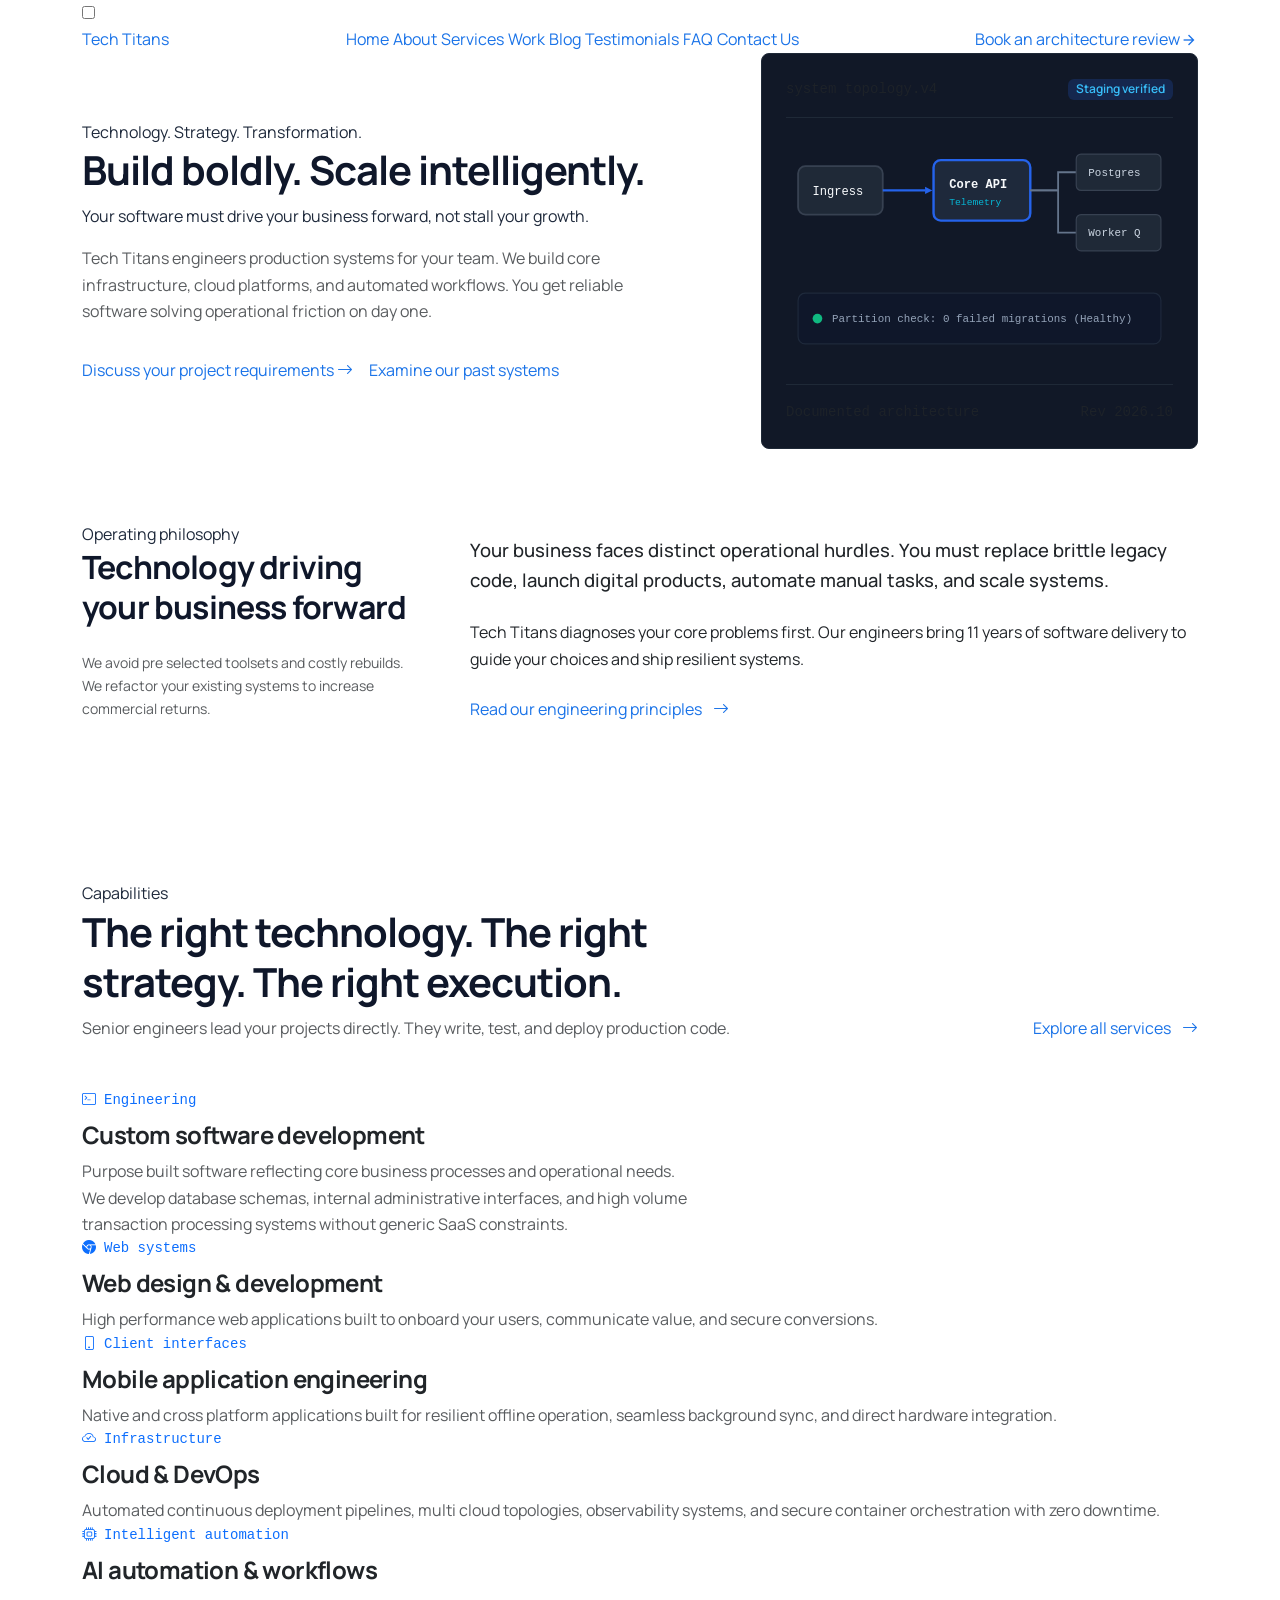
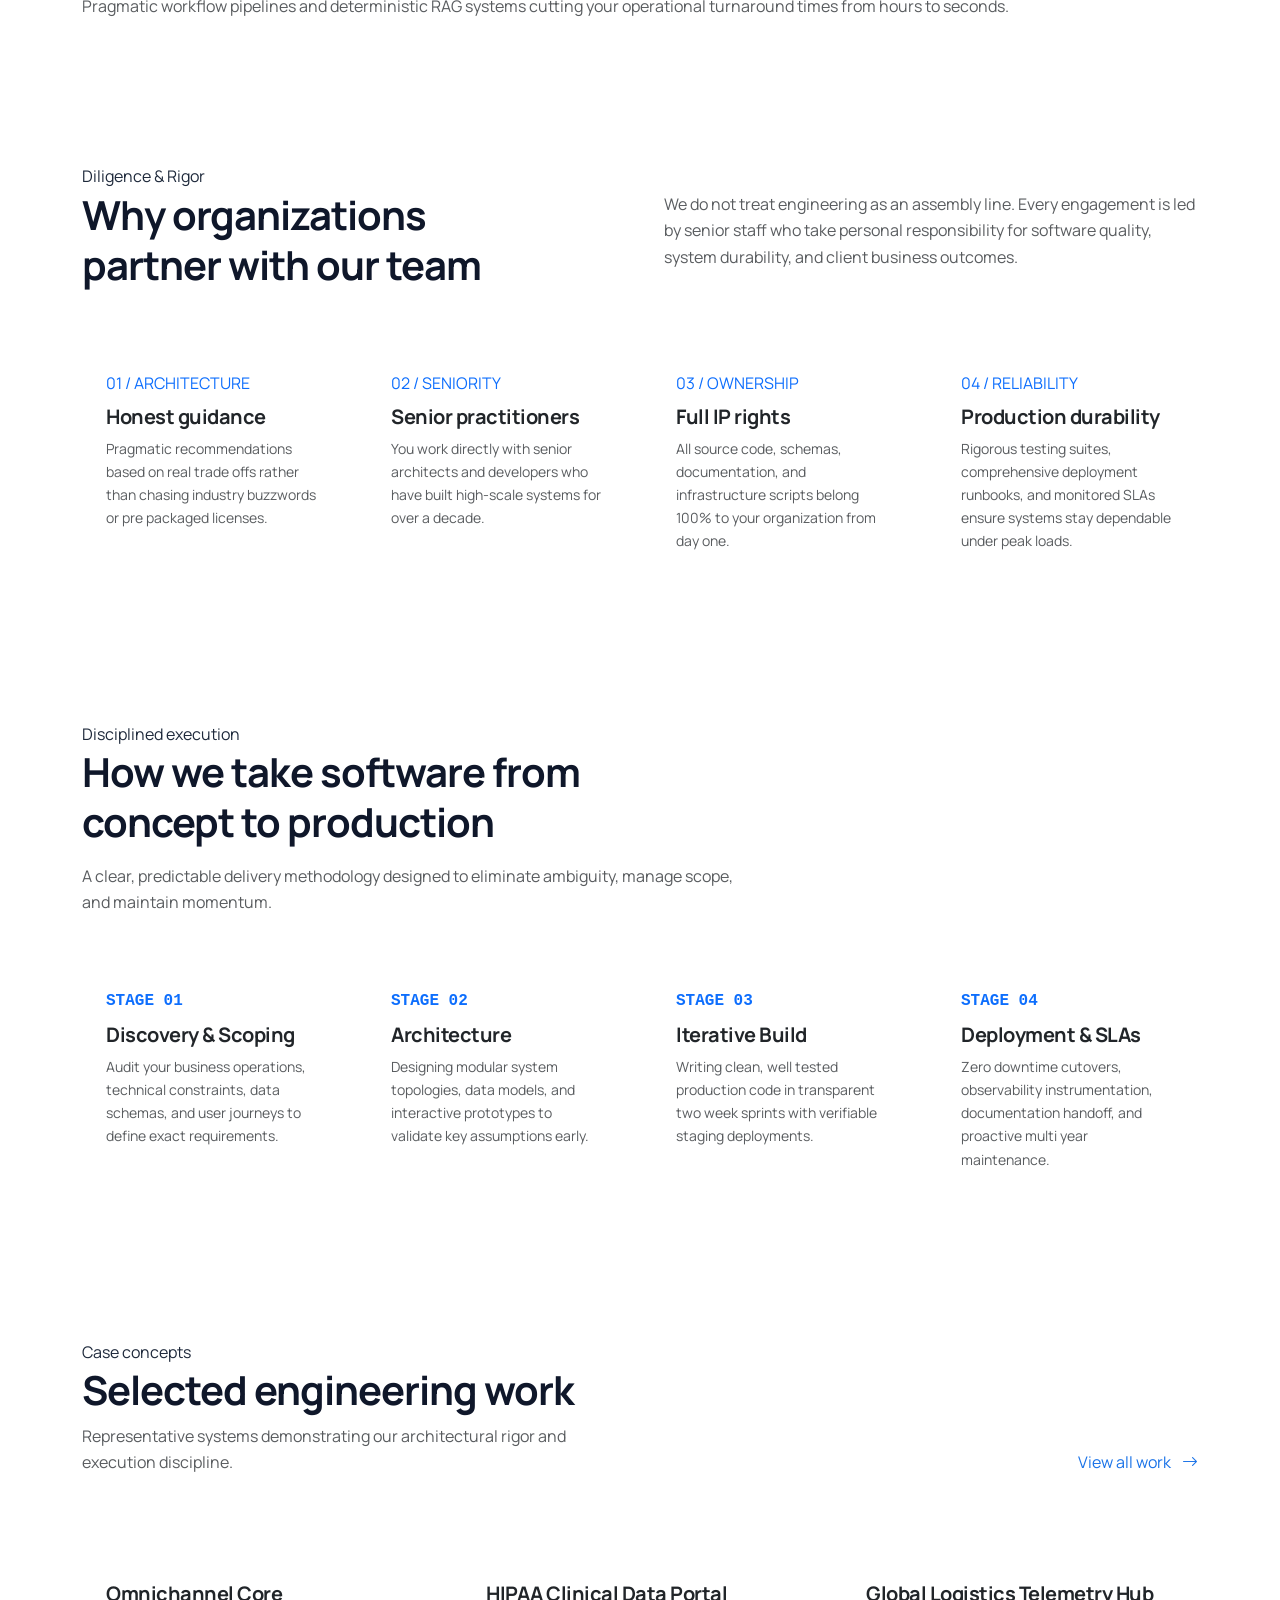
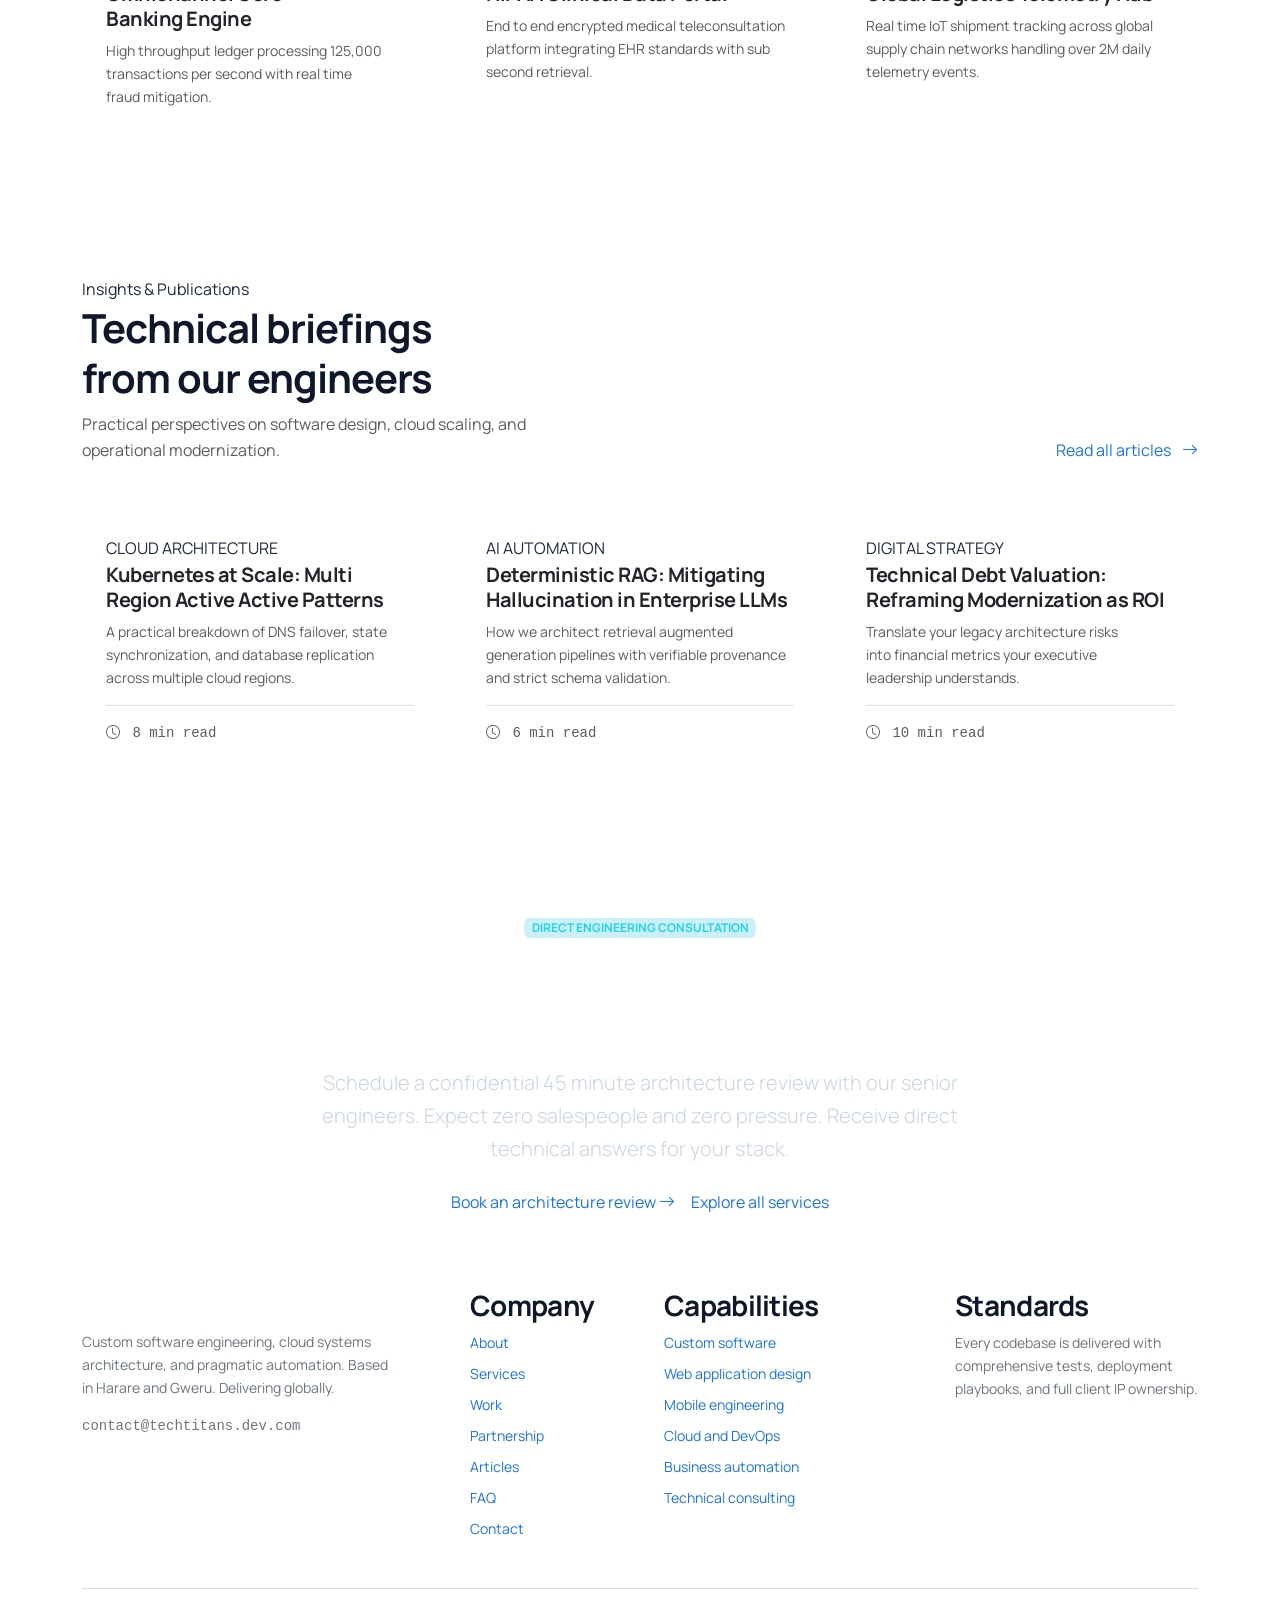
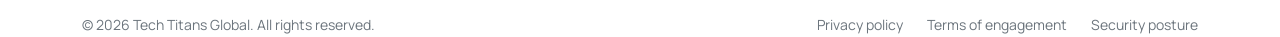
<file: index.html>
<!DOCTYPE html>
<html lang="en">
<head>
  <meta charset="UTF-8">
  <meta name="viewport" content="width=device-width, initial-scale=1.0">
  <title>Tech Titans | Custom Software Engineering &amp; Cloud Systems</title>

  <!-- Page-specific SEO metadata -->
  <meta name="description" content="Tech Titans engineers custom software, cloud infrastructure, and operational automation for mid-market and enterprise teams.">
  <meta name="keywords" content="custom software, cloud infrastructure, devops, workflow automation, technical consulting, enterprise digital systems">
  <meta name="author" content="Tech Titans Global">
  <link rel="canonical" href="https://techtitans.dev.com/index.html">

  <link rel="icon" type="image/svg+xml" href="assets/icons/favicon.svg">

  <!-- Google Fonts: Manrope, Inter & Material Symbols Outlined -->
  <link rel="preconnect" href="https://fonts.googleapis.com">
  <link rel="preconnect" href="https://fonts.gstatic.com" crossorigin>
  <link href="https://fonts.googleapis.com/css2?family=Inter:wght@400;500;600;700&family=Manrope:wght@500;600;700;800&family=Material+Symbols+Outlined:opsz,wght,FILL,GRAD@24,400,0,0&display=swap" rel="stylesheet">

  <!-- Bootstrap 5.3 CSS & Icons -->
  <link href="https://cdn.jsdelivr.net/npm/bootstrap@5.3.3/dist/css/bootstrap.min.css" rel="stylesheet">
  <link rel="stylesheet" href="https://cdn.jsdelivr.net/npm/bootstrap-icons@1.11.3/font/bootstrap-icons.min.css">
  <link rel="stylesheet" href="assets/css/style.css">
</head>
<body>
  <a href="#main-content" class="skip-to-content">Skip to main content</a>

  <!-- BANNER -->
  <header role="banner" class="site-nav">
    <div class="container">
      <input type="checkbox" id="nav-toggle" class="nav-toggle-input" aria-label="Toggle navigation menu">
      <div class="d-flex align-items-center justify-content-between">
        <a href="index.html" class="brand-mark" aria-label="Tech Titans home">
          <span class="brand-square" aria-hidden="true"></span>
          <span>Tech Titans</span>
        </a>

        <nav aria-label="Primary navigation" class="d-none d-xl-flex align-items-center gap-1">
          <a href="index.html" class="nav-link-item active" aria-current="page">Home</a>
          <a href="about.html" class="nav-link-item">About</a>
          <a href="services.html" class="nav-link-item">Services</a>
          <a href="portfolio.html" class="nav-link-item">Work</a>
          <a href="blog.html" class="nav-link-item">Blog</a>
          <a href="testimonials.html" class="nav-link-item">Testimonials</a>
          <a href="faq.html" class="nav-link-item">FAQ</a>
          <a href="contact.html" class="nav-link-item">Contact Us</a>
        </nav>

        <div class="d-flex align-items-center gap-3">
          <a href="contact.html" class="action-btn action-btn-primary d-none d-sm-inline-flex">
            <span>Book an architecture review</span>
            <span class="material-symbols-outlined" style="font-size: 18px;">arrow_forward</span>
          </a>
          <label for="nav-toggle" class="nav-toggle-btn d-xl-none" aria-label="Toggle navigation menu">
            <span class="material-symbols-outlined">menu</span>
          </label>
        </div>
      </div>

      <!-- Mobile collapse menu -->
      <div class="mobile-nav-menu d-xl-none mt-3 pt-3 border-top" id="mobileNav">
        <div class="d-flex flex-column gap-1">
          <a href="index.html" class="nav-link-item active" aria-current="page">Home</a>
          <a href="about.html" class="nav-link-item">About</a>
          <a href="services.html" class="nav-link-item">Services</a>
          <a href="portfolio.html" class="nav-link-item">Work</a>
          <a href="blog.html" class="nav-link-item">Blog</a>
          <a href="testimonials.html" class="nav-link-item">Testimonials</a>
          <a href="faq.html" class="nav-link-item">FAQ</a>
          <a href="contact.html" class="nav-link-item">Contact Us</a>
          <a href="contact.html" class="action-btn action-btn-primary mt-2">
            <span>Book an architecture review</span>
          </a>
        </div>
      </div>
    </div>
  </header>

  <main id="main-content" role="main">
    <!-- 1. HERO SECTION -->
    <section class="hero-container" aria-labelledby="hero-heading">
      <div class="container">
        <div class="row align-items-center g-5">
          <div class="col-lg-7">
            <span class="eyebrow">Technology. Strategy. Transformation.</span>
            <h1 id="hero-heading" class="hero-title">
              Build boldly. Scale intelligently.
            </h1>
            <p class="hero-deck">
              Your software must drive your business forward, not stall your growth.
            </p>
            <p class="text-muted mb-4" style="max-width: 38rem;">
              Tech Titans engineers production systems for your team. We build core infrastructure, cloud platforms, and automated workflows. You get reliable software solving operational friction on day one.
            </p>

            <div class="d-flex flex-wrap gap-3 pt-2">
              <a href="contact.html" class="action-btn action-btn-primary">
                <span>Discuss your project requirements</span>
                <i class="bi bi-arrow-right"></i>
              </a>
              <a href="portfolio.html" class="action-btn action-btn-secondary">
                <span>Examine our past systems</span>
              </a>
            </div>
          </div>

          <!-- Technical Schematic Visual -->
          <div class="col-lg-5">
            <div class="hero-schematic p-4 border rounded-3" style="background-color: #111827; border-color: #1F2937 !important;">
              <div class="d-flex justify-content-between align-items-center pb-3 border-bottom" style="border-color: #1F2937 !important;">
                <span class="small font-monospace text-muted">system topology.v4</span>
                <span class="badge" style="background-color: rgba(37, 99, 235, 0.2); color: #38BDF8; font-weight: 600;">Staging verified</span>
              </div>
              <div class="my-4">
                <svg viewBox="0 0 320 180" class="w-100 h-auto" style="display: block;" role="img" aria-label="System architecture blueprint illustrating secure API gateway routing to core services and partitioned storage">
                  <rect x="10" y="20" width="70" height="40" rx="6" fill="#1F2937" stroke="#374151" stroke-width="1.5"/>
                  <text x="22" y="44" fill="#F8FAFC" font-size="10" font-family="'Geist Mono', monospace">Ingress</text>
                  <line x1="80" y1="40" x2="115" y2="40" stroke="#2563EB" stroke-width="2"/>
                  <polygon points="115,37 121,40 115,43" fill="#2563EB"/>

                  <rect x="122" y="15" width="80" height="50" rx="6" fill="#1E293B" stroke="#2563EB" stroke-width="2"/>
                  <text x="135" y="38" fill="#F8FAFC" font-size="10" font-family="'Geist Mono', monospace" font-weight="600">Core API</text>
                  <text x="135" y="52" fill="#06B6D4" font-size="8" font-family="'Geist Mono', monospace">Telemetry</text>

                  <path d="M 202 40 L 225 40 L 225 25 L 240 25" fill="none" stroke="#64748B" stroke-width="1.5"/>
                  <path d="M 202 40 L 225 40 L 225 75 L 240 75" fill="none" stroke="#64748B" stroke-width="1.5"/>

                  <rect x="240" y="10" width="70" height="30" rx="4" fill="#1F2937" stroke="#374151"/>
                  <text x="250" y="28" fill="#CBD5E1" font-size="9" font-family="'Geist Mono', monospace">Postgres</text>

                  <rect x="240" y="60" width="70" height="30" rx="4" fill="#1F2937" stroke="#374151"/>
                  <text x="250" y="78" fill="#CBD5E1" font-size="9" font-family="'Geist Mono', monospace">Worker Q</text>

                  <rect x="10" y="125" width="300" height="42" rx="6" fill="#0F172A" stroke="#1E293B"/>
                  <circle cx="26" cy="146" r="4" fill="#10B981"/>
                  <text x="38" y="149" fill="#94A3B8" font-size="9" font-family="'Geist Mono', monospace">Partition check: 0 failed migrations (Healthy)</text>
                </svg>
              </div>
              <div class="pt-3 border-top d-flex justify-content-between align-items-center" style="border-color: #1F2937 !important;">
                <span class="small text-muted font-monospace">Documented architecture</span>
                <span class="small font-monospace text-muted">Rev 2026.10</span>
              </div>
            </div>
          </div>
        </div>
      </div>
    </section>

    <!-- 2. INTRODUCTION SECTION -->
    <section class="section-canvas py-5" aria-labelledby="intro-heading">
      <div class="container py-4">
        <div class="row g-5 align-items-center">
          <div class="col-lg-4">
            <span class="eyebrow">Operating philosophy</span>
            <h2 id="intro-heading" class="h2 mb-4">Technology driving your business forward</h2>
            <p class="text-muted small">
              We avoid pre selected toolsets and costly rebuilds. We refactor your existing systems to increase commercial returns.
            </p>
          </div>
          <div class="col-lg-8">
            <p class="lead text-dark mb-4" style="font-size: 1.15rem; font-weight: 500;">
              Your business faces distinct operational hurdles. You must replace brittle legacy code, launch digital products, automate manual tasks, and scale systems.
            </p>
            <p class="text-body mb-4">
              Tech Titans diagnoses your core problems first. Our engineers bring 11 years of software delivery to guide your choices and ship resilient systems.
            </p>
            <div>
              <a href="about.html" class="action-btn action-btn-secondary">
                <span>Read our engineering principles</span>
                <i class="bi bi-arrow-right ms-2"></i>
              </a>
            </div>
          </div>
        </div>
      </div>
    </section>

    <!-- 4. SERVICES OVERVIEW (IN-CARD LINKS REMOVED) -->
    <section class="section-canvas py-5" aria-labelledby="services-heading">
      <div class="container py-4">
        <div class="d-flex flex-column flex-md-row justify-content-between align-items-md-end gap-3 mb-5">
          <div style="max-width: 44rem;">
            <span class="eyebrow">Capabilities</span>
            <h2 id="services-heading" class="h1 mb-2">
              The right technology. The right strategy. The right execution.
            </h2>
            <p class="text-muted mb-0">
              Senior engineers lead your projects directly. They write, test, and deploy production code.
            </p>
          </div>
          <a href="services.html" class="action-btn action-btn-secondary">
            <span>Explore all services</span>
            <i class="bi bi-arrow-right ms-2"></i>
          </a>
        </div>

        <div class="bento-grid">
          <!-- Item 1: Custom software -->
          <div class="bento-cell bento-col-8">
            <span class="font-monospace small text-primary mb-2 d-block"><i class="bi bi-terminal me-2"></i>Engineering</span>
            <h3 class="h4 mb-2 text-dark">Custom software development</h3>
            <p class="text-muted mb-0" style="max-width: 38rem;">
              Purpose built software reflecting core business processes and operational needs. We develop database schemas, internal administrative interfaces, and high volume transaction processing systems without generic SaaS constraints.
            </p>
          </div>

          <!-- Item 2: Web systems -->
          <div class="bento-cell bento-col-4">
            <span class="font-monospace small text-primary mb-2 d-block"><i class="bi bi-browser-chrome me-2"></i>Web systems</span>
            <h3 class="h4 mb-2 text-dark">Web design &amp; development</h3>
            <p class="text-muted mb-0">
              High performance web applications built to onboard your users, communicate value, and secure conversions.
            </p>
          </div>

          <!-- Item 3: Mobile development -->
          <div class="bento-cell bento-col-4">
            <span class="font-monospace small text-primary mb-2 d-block"><i class="bi bi-phone me-2"></i>Client interfaces</span>
            <h3 class="h4 mb-2 text-dark">Mobile application engineering</h3>
            <p class="text-muted mb-0">
              Native and cross platform applications built for resilient offline operation, seamless background sync, and direct hardware integration.
            </p>
          </div>

          <!-- Item 4: Cloud infrastructure -->
          <div class="bento-cell bento-col-4">
            <span class="font-monospace small text-primary mb-2 d-block"><i class="bi bi-cloud-check me-2"></i>Infrastructure</span>
            <h3 class="h4 mb-2 text-dark">Cloud &amp; DevOps</h3>
            <p class="text-muted mb-0">
              Automated continuous deployment pipelines, multi cloud topologies, observability systems, and secure container orchestration with zero downtime.
            </p>
          </div>

          <!-- Item 5: AI & Automation -->
          <div class="bento-cell bento-col-4">
            <span class="font-monospace small text-primary mb-2 d-block"><i class="bi bi-cpu me-2"></i>Intelligent automation</span>
            <h3 class="h4 mb-2 text-dark">AI automation &amp; workflows</h3>
            <p class="text-muted mb-0">
              Pragmatic workflow pipelines and deterministic RAG systems cutting your operational turnaround times from hours to seconds.
            </p>
          </div>
        </div>
      </div>
    </section>

    <!-- 5. WHY TECH TITANS -->
    <section class="section-striped py-5" aria-labelledby="why-heading">
      <div class="container py-4">
        <div class="row g-5 align-items-center mb-5">
          <div class="col-lg-6">
            <span class="eyebrow">Diligence &amp; Rigor</span>
            <h2 id="why-heading" class="h1">Why organizations partner with our team</h2>
          </div>
          <div class="col-lg-6">
            <p class="text-muted mb-0">
              We do not treat engineering as an assembly line. Every engagement is led by senior staff who take personal responsibility for software quality, system durability, and client business outcomes.
            </p>
          </div>
        </div>

        <div class="row g-4">
          <div class="col-md-6 col-lg-3">
            <div class="diligence-box p-4 h-100">
              <div class="eyebrow text-primary mb-2">01 / ARCHITECTURE</div>
              <h3 class="h5 mb-2 text-dark">Honest guidance</h3>
              <p class="text-muted small mb-0">
                Pragmatic recommendations based on real trade offs rather than chasing industry buzzwords or pre packaged licenses.
              </p>
            </div>
          </div>
          <div class="col-md-6 col-lg-3">
            <div class="diligence-box p-4 h-100">
              <div class="eyebrow text-primary mb-2">02 / SENIORITY</div>
              <h3 class="h5 mb-2 text-dark">Senior practitioners</h3>
              <p class="text-muted small mb-0">
                You work directly with senior architects and developers who have built high-scale systems for over a decade.
              </p>
            </div>
          </div>
          <div class="col-md-6 col-lg-3">
            <div class="diligence-box p-4 h-100">
              <div class="eyebrow text-primary mb-2">03 / OWNERSHIP</div>
              <h3 class="h5 mb-2 text-dark">Full IP rights</h3>
              <p class="text-muted small mb-0">
                All source code, schemas, documentation, and infrastructure scripts belong 100% to your organization from day one.
              </p>
            </div>
          </div>
          <div class="col-md-6 col-lg-3">
            <div class="diligence-box p-4 h-100">
              <div class="eyebrow text-primary mb-2">04 / RELIABILITY</div>
              <h3 class="h5 mb-2 text-dark">Production durability</h3>
              <p class="text-muted small mb-0">
                Rigorous testing suites, comprehensive deployment runbooks, and monitored SLAs ensure systems stay dependable under peak loads.
              </p>
            </div>
          </div>
        </div>
      </div>
    </section>

    <!-- 6. DELIVERY PROCESS -->
    <section class="section-canvas py-5" aria-labelledby="process-heading">
      <div class="container py-4">
        <div class="mb-5" style="max-width: 42rem;">
          <span class="eyebrow">Disciplined execution</span>
          <h2 id="process-heading" class="h1 mb-3">How we take software from concept to production</h2>
          <p class="text-muted">
            A clear, predictable delivery methodology designed to eliminate ambiguity, manage scope, and maintain momentum.
          </p>
        </div>

        <div class="row g-4">
          <div class="col-md-6 col-lg-3">
            <div class="process-card p-4 h-100">
              <span class="stage-index text-primary font-monospace fw-bold mb-2 d-block">STAGE 01</span>
              <h3 class="h5 mb-2 text-dark">Discovery &amp; Scoping</h3>
              <p class="text-muted small mb-0">
                Audit your business operations, technical constraints, data schemas, and user journeys to define exact requirements.
              </p>
            </div>
          </div>
          <div class="col-md-6 col-lg-3">
            <div class="process-card p-4 h-100">
              <span class="stage-index text-primary font-monospace fw-bold mb-2 d-block">STAGE 02</span>
              <h3 class="h5 mb-2 text-dark">Architecture</h3>
              <p class="text-muted small mb-0">
                Designing modular system topologies, data models, and interactive prototypes to validate key assumptions early.
              </p>
            </div>
          </div>
          <div class="col-md-6 col-lg-3">
            <div class="process-card p-4 h-100">
              <span class="stage-index text-primary font-monospace fw-bold mb-2 d-block">STAGE 03</span>
              <h3 class="h5 mb-2 text-dark">Iterative Build</h3>
              <p class="text-muted small mb-0">
                Writing clean, well tested production code in transparent two week sprints with verifiable staging deployments.
              </p>
            </div>
          </div>
          <div class="col-md-6 col-lg-3">
            <div class="process-card p-4 h-100">
              <span class="stage-index text-primary font-monospace fw-bold mb-2 d-block">STAGE 04</span>
              <h3 class="h5 mb-2 text-dark">Deployment &amp; SLAs</h3>
              <p class="text-muted small mb-0">
                Zero downtime cutovers, observability instrumentation, documentation handoff, and proactive multi year maintenance.
              </p>
            </div>
          </div>
        </div>
      </div>
    </section>

    <!-- 7. PORTFOLIO SNAPSHOT (IN-CARD LINKS REMOVED) -->
    <section class="section-striped py-5" aria-labelledby="portfolio-heading">
      <div class="container py-4">
        <div class="d-flex flex-column flex-md-row justify-content-between align-items-md-end gap-3 mb-5">
          <div style="max-width: 38rem;">
            <span class="eyebrow">Case concepts</span>
            <h2 id="portfolio-heading" class="h1 mb-2">Selected engineering work</h2>
            <p class="text-muted mb-0">Representative systems demonstrating our architectural rigor and execution discipline.</p>
          </div>
          <a href="portfolio.html" class="action-btn action-btn-secondary">
            <span>View all work</span>
            <i class="bi bi-arrow-right ms-2"></i>
          </a>
        </div>

        <div class="row g-4">
          <div class="col-lg-4">
            <div class="case-card h-100 overflow-hidden">
              <div class="p-4">
                <span class="badge mb-2">FINTECH</span>
                <h3 class="h5 mb-2 text-dark">Omnichannel Core Banking Engine</h3>
                <p class="text-muted small mb-0">High throughput ledger processing 125,000 transactions per second with real time fraud mitigation.</p>
              </div>
            </div>
          </div>
          <div class="col-lg-4">
            <div class="case-card h-100 overflow-hidden">
              <div class="p-4">
                <span class="badge mb-2">HEALTHCARE</span>
                <h3 class="h5 mb-2 text-dark">HIPAA Clinical Data Portal</h3>
                <p class="text-muted small mb-0">End to end encrypted medical teleconsultation platform integrating EHR standards with sub second retrieval.</p>
              </div>
            </div>
          </div>
          <div class="col-lg-4">
            <div class="case-card h-100 overflow-hidden">
              <div class="p-4">
                <span class="badge mb-2">LOGISTICS</span>
                <h3 class="h5 mb-2 text-dark">Global Logistics Telemetry Hub</h3>
                <p class="text-muted small mb-0">Real time IoT shipment tracking across global supply chain networks handling over 2M daily telemetry events.</p>
              </div>
            </div>
          </div>
        </div>
      </div>
    </section>

    <!-- 8. RECENT BRIEFINGS (IN-CARD LINKS REMOVED) -->
    <section class="section-canvas py-5" aria-labelledby="articles-heading">
      <div class="container py-4">
        <div class="d-flex flex-column flex-md-row justify-content-between align-items-md-end gap-3 mb-5">
          <div style="max-width: 38rem;">
            <span class="eyebrow">Insights &amp; Publications</span>
            <h2 id="articles-heading" class="h1 mb-2">Technical briefings from our engineers</h2>
            <p class="text-muted mb-0">Practical perspectives on software design, cloud scaling, and operational modernization.</p>
          </div>
          <a href="blog.html" class="action-btn action-btn-secondary">
            <span>Read all articles</span>
            <i class="bi bi-arrow-right ms-2"></i>
          </a>
        </div>

        <div class="row g-4">
          <div class="col-md-6 col-lg-4">
            <div class="article-grid-card p-4 h-100 d-flex flex-column justify-content-between">
              <div>
                <span class="article-cat-tag mb-3">CLOUD ARCHITECTURE</span>
                <h3 class="h5 mb-2 text-dark">Kubernetes at Scale: Multi Region Active Active Patterns</h3>
                <p class="text-muted small mb-0">A practical breakdown of DNS failover, state synchronization, and database replication across multiple cloud regions.</p>
              </div>
              <div class="pt-3 mt-3 border-top text-muted small font-monospace">
                <span><i class="bi bi-clock me-1"></i> 8 min read</span>
              </div>
            </div>
          </div>

          <div class="col-md-6 col-lg-4">
            <div class="article-grid-card p-4 h-100 d-flex flex-column justify-content-between">
              <div>
                <span class="article-cat-tag mb-3">AI AUTOMATION</span>
                <h3 class="h5 mb-2 text-dark">Deterministic RAG: Mitigating Hallucination in Enterprise LLMs</h3>
                <p class="text-muted small mb-0">How we architect retrieval augmented generation pipelines with verifiable provenance and strict schema validation.</p>
              </div>
              <div class="pt-3 mt-3 border-top text-muted small font-monospace">
                <span><i class="bi bi-clock me-1"></i> 6 min read</span>
              </div>
            </div>
          </div>

          <div class="col-md-6 col-lg-4">
            <div class="article-grid-card p-4 h-100 d-flex flex-column justify-content-between">
              <div>
                <span class="article-cat-tag mb-3">DIGITAL STRATEGY</span>
                <h3 class="h5 mb-2 text-dark">Technical Debt Valuation: Reframing Modernization as ROI</h3>
                <p class="text-muted small mb-0">Translate your legacy architecture risks into financial metrics your executive leadership understands.</p>
              </div>
              <div class="pt-3 mt-3 border-top text-muted small font-monospace">
                <span><i class="bi bi-clock me-1"></i> 10 min read</span>
              </div>
            </div>
          </div>
        </div>
      </div>
    </section>

    <!-- 9. CTA WELL -->
    <section class="section-striped py-5" aria-labelledby="cta-heading">
      <div class="container py-4">
        <div class="cta-well text-center" style="max-width: 54rem; margin: 0 auto;">
          <span class="badge mb-3" style="background-color: rgba(6, 182, 212, 0.2) !important; color: #22D3EE !important; border-color: rgba(6, 182, 212, 0.4) !important;">
            DIRECT ENGINEERING CONSULTATION
          </span>
          <h2 id="cta-heading" class="display-6 fw-bold mb-3 text-white">Ready to modernize your technical infrastructure?</h2>
          <p class="lead mb-4 mx-auto" style="max-width: 42rem; color: #CBD5E1;">
            Schedule a confidential 45 minute architecture review with our senior engineers. Expect zero salespeople and zero pressure. Receive direct technical answers for your stack.
          </p>
          <div class="d-flex flex-wrap justify-content-center gap-3">
            <a href="contact.html" class="action-btn action-btn-primary">
              <span>Book an architecture review</span>
              <i class="bi bi-arrow-right"></i>
            </a>
            <a href="services.html" class="action-btn action-btn-secondary">
              <span>Explore all services</span>
            </a>
          </div>
        </div>
      </div>
    </section>
  </main>

  <!-- STANDARDIZED BOOTSTRAP FOOTER -->
  <footer role="contentinfo" class="site-footer">
    <div class="container">
      <div class="row g-4 g-lg-5 mb-5">
        <div class="col-lg-4">
          <a href="index.html" class="brand-mark mb-3 d-inline-flex" aria-label="Tech Titans home">
            <span class="brand-square" aria-hidden="true"></span>
            <span class="text-white">Tech Titans</span>
          </a>
          <p class="text-secondary small pe-lg-4 mb-3">
            Custom software engineering, cloud systems architecture, and pragmatic automation. Based in Harare and Gweru. Delivering globally.
          </p>
          <div class="font-monospace small">
            <a href="mailto:contact@techtitans.dev.com" class="text-secondary text-decoration-none">
              contact@techtitans.dev.com
            </a>
          </div>
        </div>

        <div class="col-6 col-md-3 col-lg-2">
          <h3 class="footer-col-title">Company</h3>
          <ul class="list-unstyled mb-0 d-flex flex-column gap-2 small">
            <li><a href="about.html">About</a></li>
            <li><a href="services.html">Services</a></li>
            <li><a href="portfolio.html">Work</a></li>
            <li><a href="testimonials.html">Partnership</a></li>
            <li><a href="blog.html">Articles</a></li>
            <li><a href="faq.html">FAQ</a></li>
            <li><a href="contact.html">Contact</a></li>
          </ul>
        </div>

        <div class="col-6 col-md-3 col-lg-3">
          <h3 class="footer-col-title">Capabilities</h3>
          <ul class="list-unstyled mb-0 d-flex flex-column gap-2 small">
            <li><a href="services.html#custom-software">Custom software</a></li>
            <li><a href="services.html#web-development">Web application design</a></li>
            <li><a href="services.html#mobile-development">Mobile engineering</a></li>
            <li><a href="services.html#cloud-devops">Cloud and DevOps</a></li>
            <li><a href="services.html#ai-automation">Business automation</a></li>
            <li><a href="services.html#it-consulting">Technical consulting</a></li>
          </ul>
        </div>

        <div class="col-md-6 col-lg-3">
          <h3 class="footer-col-title">Standards</h3>
          <p class="small text-secondary mb-0">
            Every codebase is delivered with comprehensive tests, deployment playbooks, and full client IP ownership.
          </p>
        </div>
      </div>

      <div class="pt-4 border-top border-secondary border-opacity-25 d-flex flex-column flex-sm-row justify-content-between align-items-center gap-3 small text-secondary">
        <div>
          &copy; 2026 Tech Titans Global. All rights reserved.
        </div>
        <div class="d-flex gap-4">
          <a href="#" class="text-secondary text-decoration-none">Privacy policy</a>
          <a href="#" class="text-secondary text-decoration-none">Terms of engagement</a>
          <a href="#" class="text-secondary text-decoration-none">Security posture</a>
        </div>
      </div>
    </div>
  </footer>
</body>
</html>
</file>
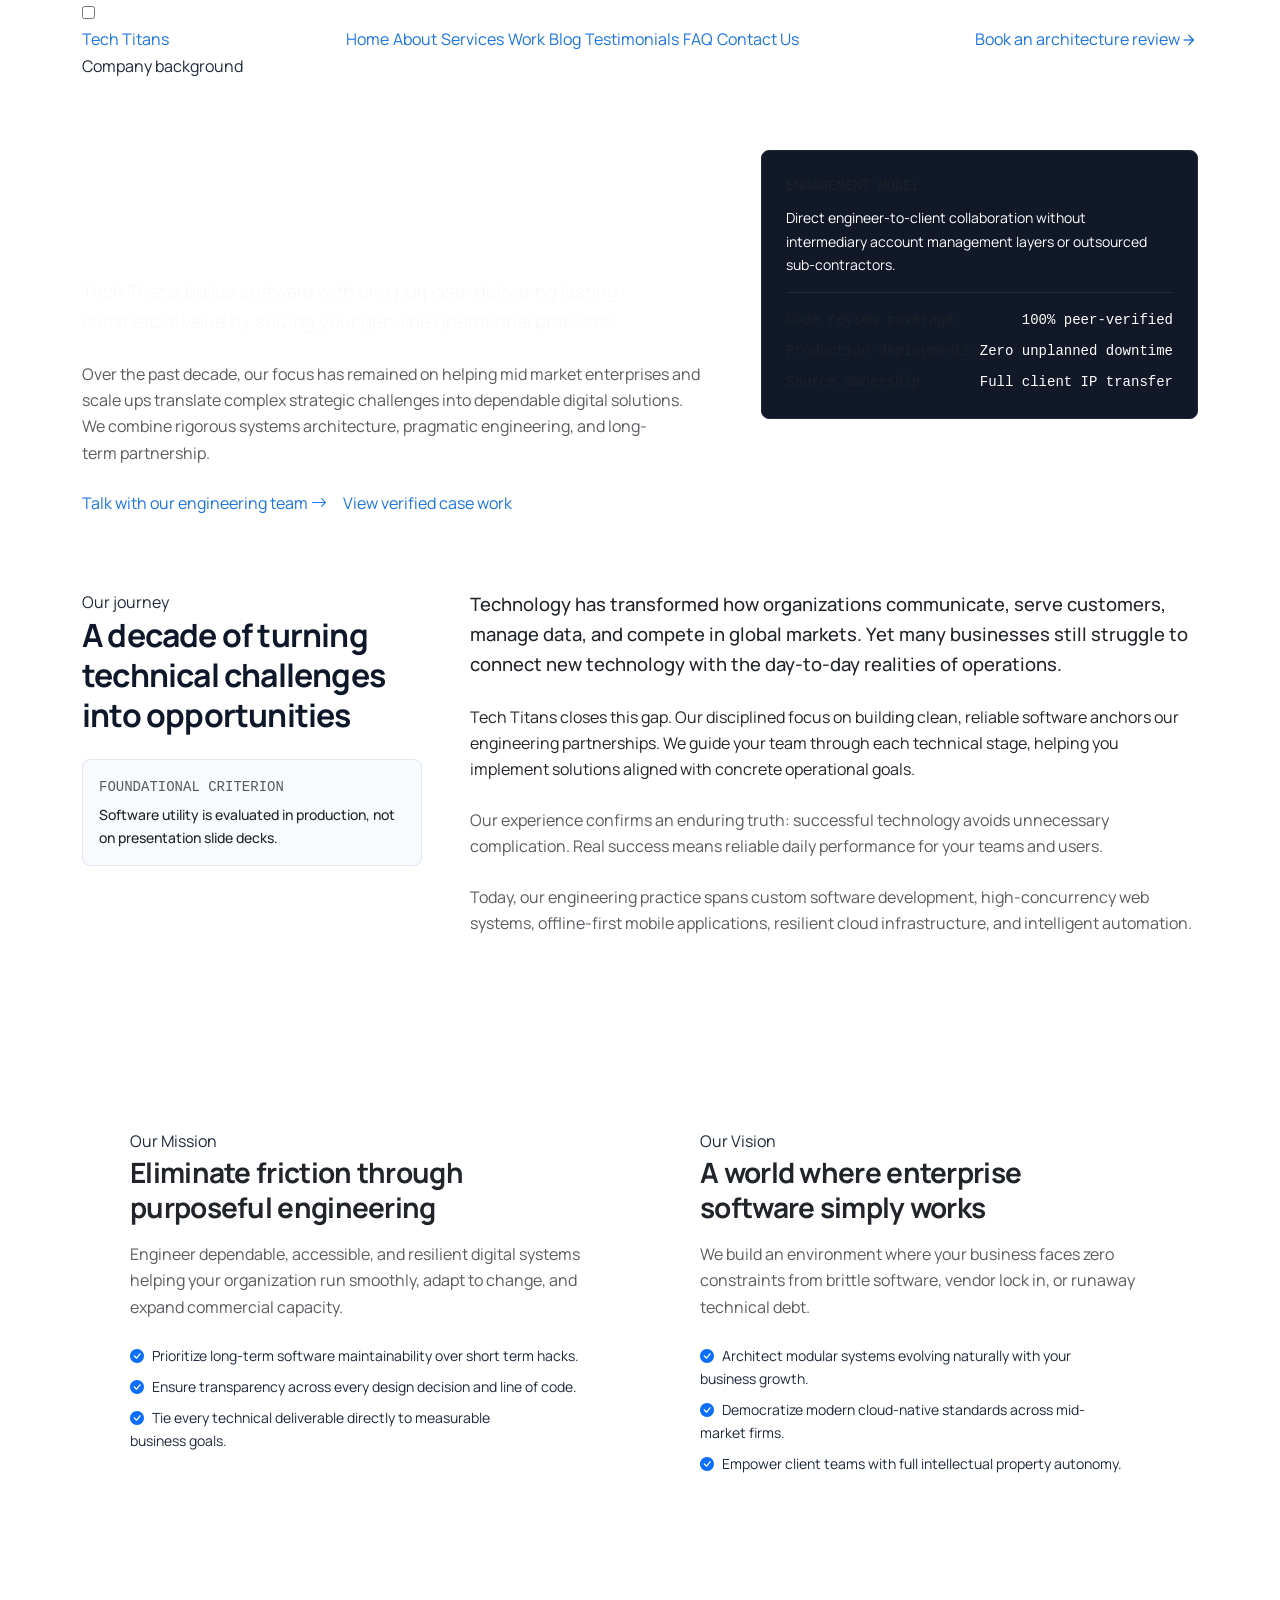
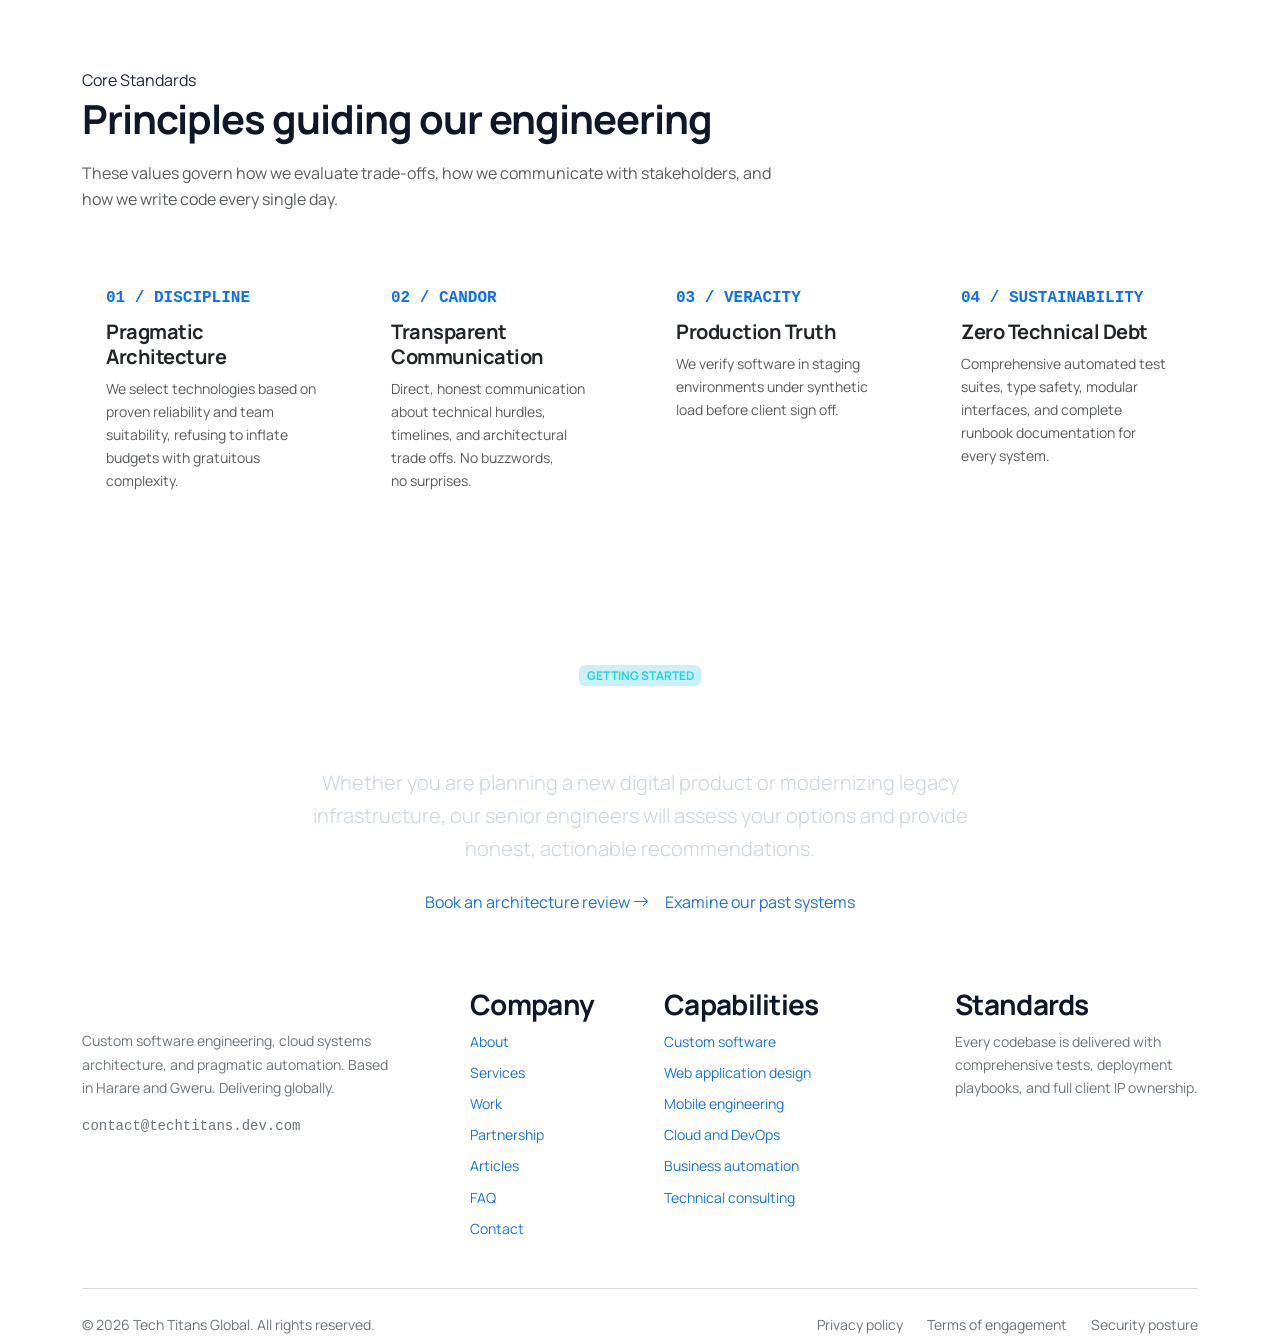
<file: about.html>
<!DOCTYPE html>
<html lang="en">
<head>
  <meta charset="UTF-8">
  <meta name="viewport" content="width=device-width, initial-scale=1.0">
  <title>About Tech Titans | Our Approach, Mission &amp; Technical Standards</title>
  
  <meta name="description" content="Learn about Tech Titans: our engineering history, mission, core values, and how we connect software decisions directly to business outcomes.">
  <meta name="keywords" content="about tech titans, software engineering principles, technical consulting, enterprise digital systems, mission and values">
  <meta name="author" content="Tech Titans Global">
  <link rel="canonical" href="https://techtitans.dev.com/about.html">

  <link rel="icon" type="image/svg+xml" href="assets/icons/favicon.svg">

  <!-- Google Fonts: Manrope, Inter & Material Symbols Outlined -->
  <link rel="preconnect" href="https://fonts.googleapis.com">
  <link rel="preconnect" href="https://fonts.gstatic.com" crossorigin>
  <link href="https://fonts.googleapis.com/css2?family=Inter:wght@400;500;600;700&family=Manrope:wght@500;600;700;800&family=Material+Symbols+Outlined:opsz,wght,FILL,GRAD@24,400,0,0&display=swap" rel="stylesheet">

  <!-- Bootstrap 5.3 CSS & Icons -->
  <link href="https://cdn.jsdelivr.net/npm/bootstrap@5.3.3/dist/css/bootstrap.min.css" rel="stylesheet">
  <link rel="stylesheet" href="https://cdn.jsdelivr.net/npm/bootstrap-icons@1.11.3/font/bootstrap-icons.min.css">
  <link rel="stylesheet" href="assets/css/style.css">
</head>
<body>
  <a href="#main-content" class="skip-to-content">Skip to main content</a>

  <!-- BANNER -->
  <header role="banner" class="site-nav">
    <div class="container">
      <input type="checkbox" id="nav-toggle" class="nav-toggle-input" aria-label="Toggle navigation menu">
      <div class="d-flex align-items-center justify-content-between">
        <a href="index.html" class="brand-mark" aria-label="Tech Titans home">
          <span class="brand-square" aria-hidden="true"></span>
          <span>Tech Titans</span>
        </a>

        <nav aria-label="Primary navigation" class="d-none d-xl-flex align-items-center gap-1">
          <a href="index.html" class="nav-link-item">Home</a>
          <a href="about.html" class="nav-link-item active" aria-current="page">About</a>
          <a href="services.html" class="nav-link-item">Services</a>
          <a href="portfolio.html" class="nav-link-item">Work</a>
          <a href="blog.html" class="nav-link-item">Blog</a>
          <a href="testimonials.html" class="nav-link-item">Testimonials</a>
          <a href="faq.html" class="nav-link-item">FAQ</a>
          <a href="contact.html" class="nav-link-item">Contact Us</a>
        </nav>

        <div class="d-flex align-items-center gap-3">
          <a href="contact.html" class="action-btn action-btn-primary d-none d-sm-inline-flex">
            <span>Book an architecture review</span>
            <span class="material-symbols-outlined" style="font-size: 18px;">arrow_forward</span>
          </a>
          <label for="nav-toggle" class="nav-toggle-btn d-xl-none" aria-label="Toggle navigation menu">
            <span class="material-symbols-outlined">menu</span>
          </label>
        </div>
      </div>

      <!-- Mobile collapse menu -->
      <div class="mobile-nav-menu d-xl-none mt-3 pt-3 border-top" id="mobileNav">
        <div class="d-flex flex-column gap-1">
          <a href="index.html" class="nav-link-item">Home</a>
          <a href="about.html" class="nav-link-item active" aria-current="page">About</a>
          <a href="services.html" class="nav-link-item">Services</a>
          <a href="portfolio.html" class="nav-link-item">Work</a>
          <a href="blog.html" class="nav-link-item">Blog</a>
          <a href="testimonials.html" class="nav-link-item">Testimonials</a>
          <a href="faq.html" class="nav-link-item">FAQ</a>
          <a href="contact.html" class="nav-link-item">Contact Us</a>
          <a href="contact.html" class="action-btn action-btn-primary mt-2">
            <span>Book an architecture review</span>
          </a>
        </div>
      </div>
    </div>
  </header>

  <main id="main-content" role="main">
    <!-- HERO SECTION -->
    <section class="page-hero" aria-labelledby="about-hero-heading">
      <div class="container">
        <div class="row align-items-center g-5">
          <div class="col-lg-7">
            <span class="eyebrow">Company background</span>
            <h1 id="about-hero-heading" class="display-5 fw-bold text-white mb-4">
              We build technology around people, purpose, and progress.
            </h1>
            <p class="lead text-light mb-4" style="max-width: 44rem; font-size: 1.15rem;">
              Tech Titans builds software with one purpose: delivering lasting commercial value by solving your genuine operational problems.
            </p>
            <p class="text-muted mb-4" style="max-width: 42rem;">
              Over the past decade, our focus has remained on helping mid market enterprises and scale ups translate complex strategic challenges into dependable digital solutions. We combine rigorous systems architecture, pragmatic engineering, and long-term partnership.
            </p>
            <div class="d-flex flex-wrap gap-3">
              <a href="contact.html" class="action-btn action-btn-primary">
                <span>Talk with our engineering team</span>
                <i class="bi bi-arrow-right"></i>
              </a>
              <a href="portfolio.html" class="action-btn action-btn-secondary">
                <span>View verified case work</span>
              </a>
            </div>
          </div>
          <div class="col-lg-5">
            <div class="p-4 border rounded-3" style="background-color: #111827; border-color: #1F2937 !important;">
              <span class="font-monospace small d-block text-muted mb-2">ENGAGEMENT MODEL</span>
              <p class="small text-white mb-3">
                Direct engineer-to-client collaboration without intermediary account management layers or outsourced sub-contractors.
              </p>
              <div class="pt-3 border-top d-flex justify-content-between small text-muted font-monospace" style="border-color: #1F2937 !important;">
                <span>Code review coverage</span>
                <span class="text-white">100% peer-verified</span>
              </div>
              <div class="pt-2 d-flex justify-content-between small text-muted font-monospace">
                <span>Production deployments</span>
                <span class="text-white">Zero unplanned downtime</span>
              </div>
              <div class="pt-2 d-flex justify-content-between small text-muted font-monospace">
                <span>Source ownership</span>
                <span class="text-white">Full client IP transfer</span>
              </div>
            </div>
          </div>
        </div>
      </div>
    </section>

    <!-- OUR JOURNEY -->
    <section class="section-canvas py-5" aria-labelledby="story-heading">
      <div class="container py-4">
        <div class="row g-5">
          <div class="col-lg-4">
            <span class="eyebrow">Our journey</span>
            <h2 id="story-heading" class="h2 mb-4">A decade of turning technical challenges into opportunities</h2>
            <div class="p-3 border rounded-3 mt-4" style="background-color: var(--surface-striped); border-color: var(--border-quiet) !important;">
              <span class="small font-monospace text-muted d-block mb-1">FOUNDATIONAL CRITERION</span>
              <p class="small text-dark mb-0 fw-medium">
                Software utility is evaluated in production, not on presentation slide decks.
              </p>
            </div>
          </div>
          <div class="col-lg-8">
            <p class="lead text-dark mb-4" style="font-size: 1.15rem; font-weight: 500;">
              Technology has transformed how organizations communicate, serve customers, manage data, and compete in global markets. Yet many businesses still struggle to connect new technology with the day-to-day realities of operations.
            </p>
            <p class="text-body mb-4">
              Tech Titans closes this gap. Our disciplined focus on building clean, reliable software anchors our engineering partnerships. We guide your team through each technical stage, helping you implement solutions aligned with concrete operational goals.
            </p>
            <p class="text-muted mb-4">
              Our experience confirms an enduring truth: successful technology avoids unnecessary complication. Real success means reliable daily performance for your teams and users.
            </p>
            <p class="text-muted mb-0">
              Today, our engineering practice spans custom software development, high-concurrency web systems, offline-first mobile applications, resilient cloud infrastructure, and intelligent automation.
            </p>
          </div>
        </div>
      </div>
    </section>

    <!-- MISSION & VISION -->
    <section class="section-striped py-5" aria-labelledby="mission-vision-heading">
      <div class="container py-4">
        <div class="row g-4">
          <div class="col-md-6">
            <div class="mission-panel p-4 p-lg-5 h-100">
              <span class="eyebrow">Our Mission</span>
              <h3 class="h3 mb-3 text-dark">Eliminate friction through purposeful engineering</h3>
              <p class="text-muted mb-4">
                Engineer dependable, accessible, and resilient digital systems helping your organization run smoothly, adapt to change, and expand commercial capacity.
              </p>
              <ul class="list-unstyled mb-0 d-flex flex-column gap-2 small text-body">
                <li><i class="bi bi-check-circle-fill text-primary me-2"></i>Prioritize long-term software maintainability over short term hacks.</li>
                <li><i class="bi bi-check-circle-fill text-primary me-2"></i>Ensure transparency across every design decision and line of code.</li>
                <li><i class="bi bi-check-circle-fill text-primary me-2"></i>Tie every technical deliverable directly to measurable business goals.</li>
              </ul>
            </div>
          </div>
          <div class="col-md-6">
            <div class="vision-panel p-4 p-lg-5 h-100">
              <span class="eyebrow">Our Vision</span>
              <h3 class="h3 mb-3 text-dark">A world where enterprise software simply works</h3>
              <p class="text-muted mb-4">
                We build an environment where your business faces zero constraints from brittle software, vendor lock in, or runaway technical debt.
              </p>
              <ul class="list-unstyled mb-0 d-flex flex-column gap-2 small text-body">
                <li><i class="bi bi-check-circle-fill text-primary me-2"></i>Architect modular systems evolving naturally with your business growth.</li>
                <li><i class="bi bi-check-circle-fill text-primary me-2"></i>Democratize modern cloud-native standards across mid-market firms.</li>
                <li><i class="bi bi-check-circle-fill text-primary me-2"></i>Empower client teams with full intellectual property autonomy.</li>
              </ul>
            </div>
          </div>
        </div>
      </div>
    </section>

    <!-- CORE VALUES -->
    <section class="section-canvas py-5" aria-labelledby="values-heading">
      <div class="container py-4">
        <div class="mb-5" style="max-width: 44rem;">
          <span class="eyebrow">Core Standards</span>
          <h2 id="values-heading" class="h1 mb-3">Principles guiding our engineering</h2>
          <p class="text-muted">
            These values govern how we evaluate trade-offs, how we communicate with stakeholders, and how we write code every single day.
          </p>
        </div>
        <div class="row g-4">
          <div class="col-md-6 col-lg-3">
            <div class="commitment-card p-4 h-100">
              <span class="stage-index text-primary font-monospace fw-bold mb-2 d-block">01 / DISCIPLINE</span>
              <h3 class="h5 mb-2 text-dark">Pragmatic Architecture</h3>
              <p class="text-muted small mb-0">
                We select technologies based on proven reliability and team suitability, refusing to inflate budgets with gratuitous complexity.
              </p>
            </div>
          </div>
          <div class="col-md-6 col-lg-3">
            <div class="commitment-card p-4 h-100">
              <span class="stage-index text-primary font-monospace fw-bold mb-2 d-block">02 / CANDOR</span>
              <h3 class="h5 mb-2 text-dark">Transparent Communication</h3>
              <p class="text-muted small mb-0">
                Direct, honest communication about technical hurdles, timelines, and architectural trade offs. No buzzwords, no surprises.
              </p>
            </div>
          </div>
          <div class="col-md-6 col-lg-3">
            <div class="commitment-card p-4 h-100">
              <span class="stage-index text-primary font-monospace fw-bold mb-2 d-block">03 / VERACITY</span>
              <h3 class="h5 mb-2 text-dark">Production Truth</h3>
              <p class="text-muted small mb-0">
                We verify software in staging environments under synthetic load before client sign off.
              </p>
            </div>
          </div>
          <div class="col-md-6 col-lg-3">
            <div class="commitment-card p-4 h-100">
              <span class="stage-index text-primary font-monospace fw-bold mb-2 d-block">04 / SUSTAINABILITY</span>
              <h3 class="h5 mb-2 text-dark">Zero Technical Debt</h3>
              <p class="text-muted small mb-0">
                Comprehensive automated test suites, type safety, modular interfaces, and complete runbook documentation for every system.
              </p>
            </div>
          </div>
        </div>
      </div>
    </section>

    <!-- CLOSING CTA -->
    <section class="section-striped py-5" aria-labelledby="cta-heading">
      <div class="container py-4">
        <div class="cta-well text-center" style="max-width: 54rem; margin: 0 auto;">
          <span class="badge mb-3" style="background-color: rgba(6, 182, 212, 0.2) !important; color: #22D3EE !important; border-color: rgba(6, 182, 212, 0.4) !important;">
            GETTING STARTED
          </span>
          <h2 id="cta-heading" class="display-6 fw-bold mb-3 text-white">Let us review your software architecture</h2>
          <p class="lead mb-4 mx-auto" style="max-width: 42rem; color: #CBD5E1;">
            Whether you are planning a new digital product or modernizing legacy infrastructure, our senior engineers will assess your options and provide honest, actionable recommendations.
          </p>
          <div class="d-flex flex-wrap justify-content-center gap-3">
            <a href="contact.html" class="action-btn action-btn-primary">
              <span>Book an architecture review</span>
              <i class="bi bi-arrow-right"></i>
            </a>
            <a href="portfolio.html" class="action-btn action-btn-secondary">
              <span>Examine our past systems</span>
            </a>
          </div>
        </div>
      </div>
    </section>
  </main>

  <!-- STANDARDIZED BOOTSTRAP FOOTER -->
  <footer role="contentinfo" class="site-footer">
    <div class="container">
      <div class="row g-4 g-lg-5 mb-5">
        <div class="col-lg-4">
          <a href="index.html" class="brand-mark mb-3 d-inline-flex" aria-label="Tech Titans home">
            <span class="brand-square" aria-hidden="true"></span>
            <span class="text-white">Tech Titans</span>
          </a>
          <p class="text-secondary small pe-lg-4 mb-3">
            Custom software engineering, cloud systems architecture, and pragmatic automation. Based in Harare and Gweru. Delivering globally.
          </p>
          <div class="font-monospace small">
            <a href="mailto:contact@techtitans.dev.com" class="text-secondary text-decoration-none">
              contact@techtitans.dev.com
            </a>
          </div>
        </div>

        <div class="col-6 col-md-3 col-lg-2">
          <h3 class="footer-col-title">Company</h3>
          <ul class="list-unstyled mb-0 d-flex flex-column gap-2 small">
            <li><a href="about.html">About</a></li>
            <li><a href="services.html">Services</a></li>
            <li><a href="portfolio.html">Work</a></li>
            <li><a href="testimonials.html">Partnership</a></li>
            <li><a href="blog.html">Articles</a></li>
            <li><a href="faq.html">FAQ</a></li>
            <li><a href="contact.html">Contact</a></li>
          </ul>
        </div>

        <div class="col-6 col-md-3 col-lg-3">
          <h3 class="footer-col-title">Capabilities</h3>
          <ul class="list-unstyled mb-0 d-flex flex-column gap-2 small">
            <li><a href="services.html#custom-software">Custom software</a></li>
            <li><a href="services.html#web-development">Web application design</a></li>
            <li><a href="services.html#mobile-development">Mobile engineering</a></li>
            <li><a href="services.html#cloud-devops">Cloud and DevOps</a></li>
            <li><a href="services.html#ai-automation">Business automation</a></li>
            <li><a href="services.html#it-consulting">Technical consulting</a></li>
          </ul>
        </div>

        <div class="col-md-6 col-lg-3">
          <h3 class="footer-col-title">Standards</h3>
          <p class="small text-secondary mb-0">
            Every codebase is delivered with comprehensive tests, deployment playbooks, and full client IP ownership.
          </p>
        </div>
      </div>

      <div class="pt-4 border-top border-secondary border-opacity-25 d-flex flex-column flex-sm-row justify-content-between align-items-center gap-3 small text-secondary">
        <div>
          &copy; 2026 Tech Titans Global. All rights reserved.
        </div>
        <div class="d-flex gap-4">
          <a href="#" class="text-secondary text-decoration-none">Privacy policy</a>
          <a href="#" class="text-secondary text-decoration-none">Terms of engagement</a>
          <a href="#" class="text-secondary text-decoration-none">Security posture</a>
        </div>
      </div>
    </div>
  </footer>
</body>
</html>
</file>
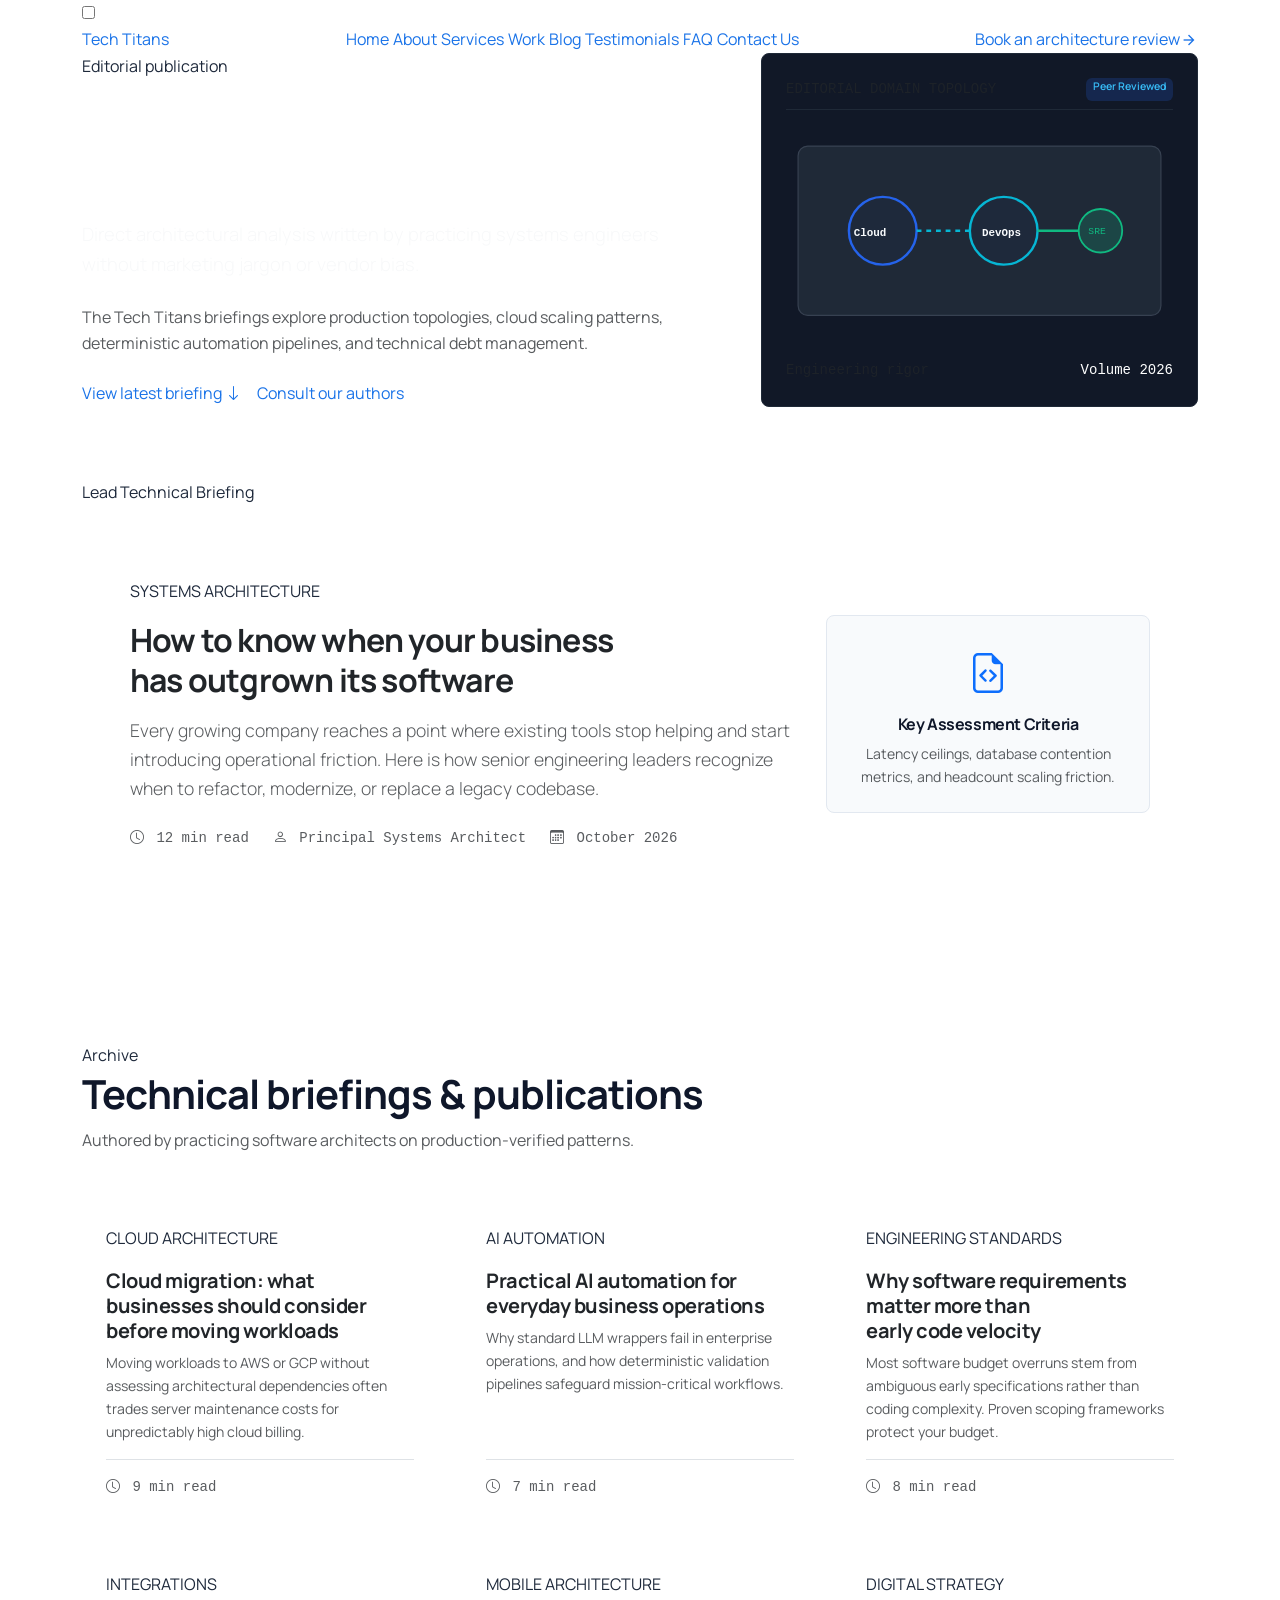
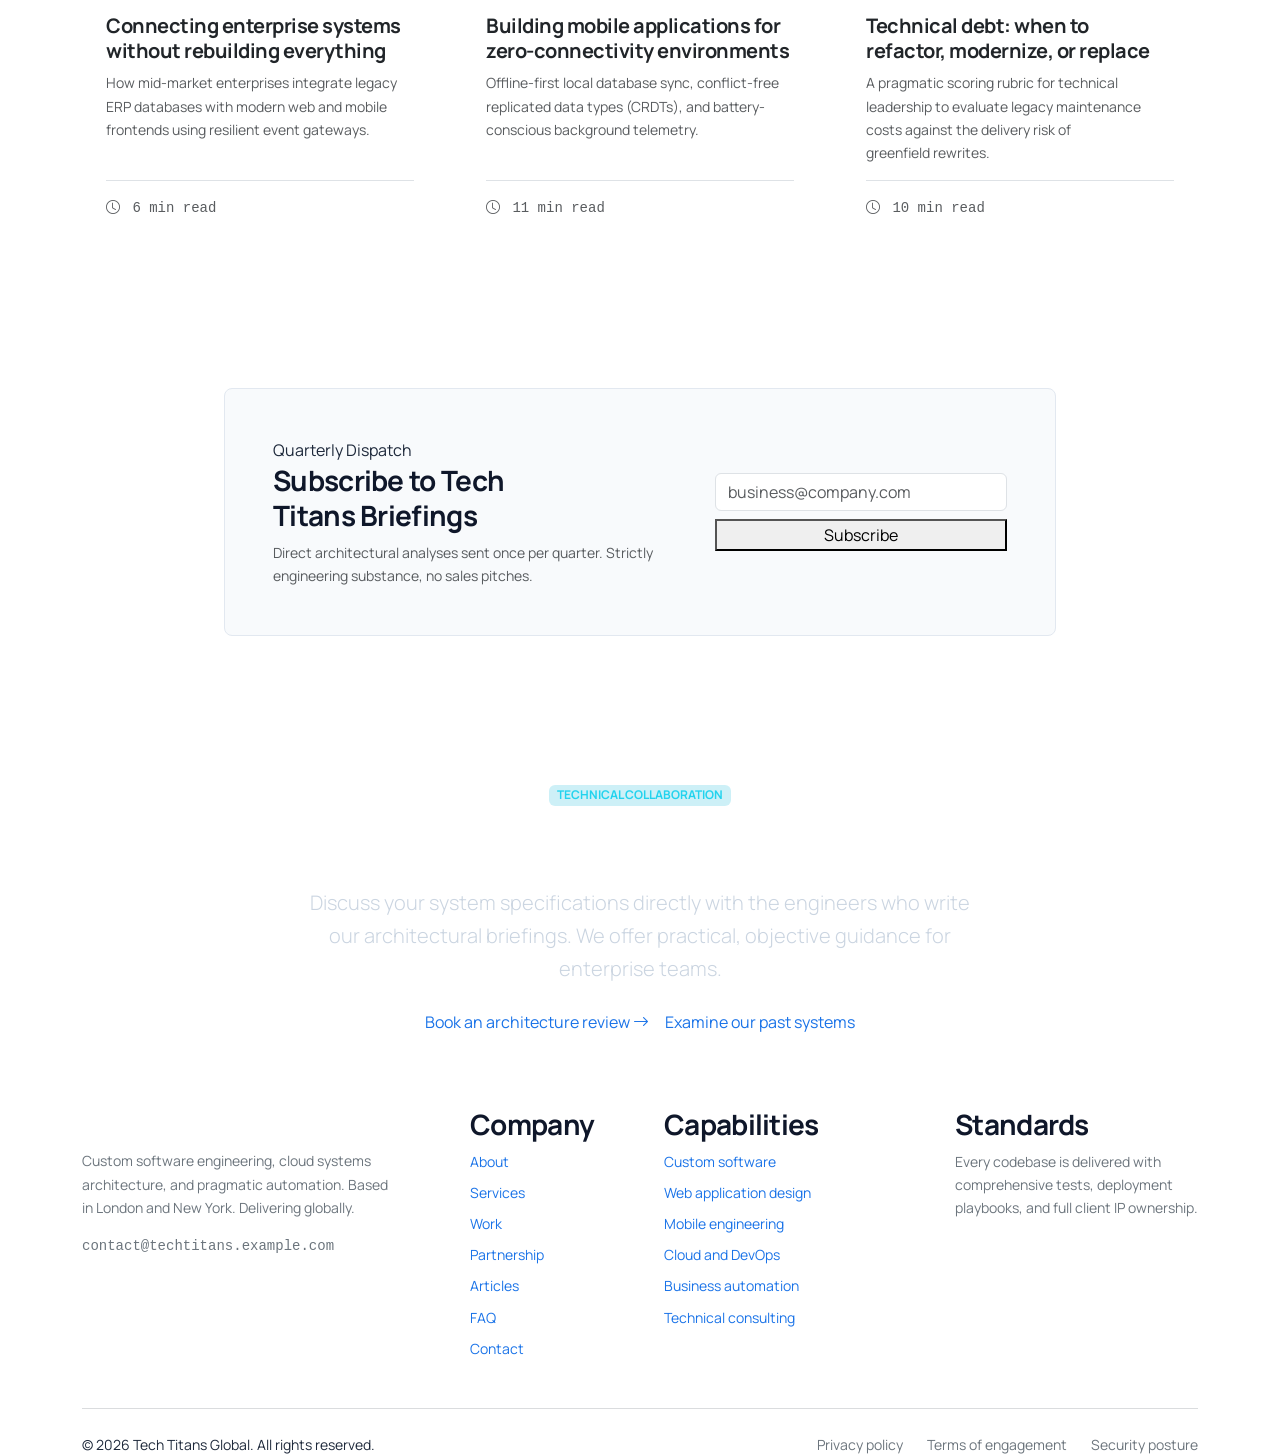
<file: blog.html>
<!DOCTYPE html>
<html lang="en">
<head>
  <meta charset="UTF-8">
  <meta name="viewport" content="width=device-width, initial-scale=1.0">
  <title>Insights &amp; Technical Briefings | Tech Titans Global</title>

  <meta name="description" content="Explore Tech Titans engineering briefings: architecture deep dives, cloud scaling, AI automation, and practical modernization strategies for enterprise technology teams.">

  <link rel="icon" type="image/svg+xml" href="assets/icons/favicon.svg">

  <link rel="preconnect" href="https://fonts.googleapis.com">
  <link rel="preconnect" href="https://fonts.gstatic.com" crossorigin>
  <link href="https://fonts.googleapis.com/css2?family=Inter:wght@400;500;600;700&family=Manrope:wght@500;600;700;800&family=Material+Symbols+Outlined:opsz,wght,FILL,GRAD@24,400,0,0&display=swap" rel="stylesheet">

  <link href="https://cdn.jsdelivr.net/npm/bootstrap@5.3.3/dist/css/bootstrap.min.css" rel="stylesheet">
  <link rel="stylesheet" href="https://cdn.jsdelivr.net/npm/bootstrap-icons@1.11.3/font/bootstrap-icons.min.css">
  <link rel="stylesheet" href="assets/css/style.css">
</head>

<body>
  <a href="#main-content" class="skip-to-content">Skip to main content</a>

  <!-- NAVIGATION -->
  <header class="site-nav">
    <div class="container">
      <input type="checkbox" id="nav-toggle" class="nav-toggle-input" aria-label="Toggle navigation menu">

      <div class="d-flex align-items-center justify-content-between">
        <a href="index.html" class="brand-mark" aria-label="Tech Titans home">
          <span class="brand-square" aria-hidden="true"></span>
          <span>Tech Titans</span>
        </a>

        <nav aria-label="Primary navigation" class="d-none d-xl-flex align-items-center gap-1">
          <a href="index.html" class="nav-link-item">Home</a>
          <a href="about.html" class="nav-link-item">About</a>
          <a href="services.html" class="nav-link-item">Services</a>
          <a href="portfolio.html" class="nav-link-item">Work</a>
          <a href="blog.html" class="nav-link-item active" aria-current="page">Blog</a>
          <a href="testimonials.html" class="nav-link-item">Testimonials</a>
          <a href="faq.html" class="nav-link-item">FAQ</a>
          <a href="contact.html" class="nav-link-item">Contact Us</a>
        </nav>

        <div class="d-flex align-items-center gap-3">
          <a href="contact.html" class="action-btn action-btn-primary d-none d-sm-inline-flex">
            <span>Book an architecture review</span>
            <span class="material-symbols-outlined" style="font-size: 18px;">arrow_forward</span>
          </a>

          <label for="nav-toggle" class="nav-toggle-btn d-xl-none" aria-label="Toggle navigation menu">
            <span class="material-symbols-outlined">menu</span>
          </label>
        </div>
      </div>

      <!-- MOBILE NAVIGATION -->
      <nav aria-label="Mobile navigation" class="mobile-nav-menu d-xl-none mt-3 pt-3 border-top" id="mobileNav">
        <div class="d-flex flex-column gap-1">
          <a href="index.html" class="nav-link-item">Home</a>
          <a href="about.html" class="nav-link-item">About</a>
          <a href="services.html" class="nav-link-item">Services</a>
          <a href="portfolio.html" class="nav-link-item">Work</a>
          <a href="blog.html" class="nav-link-item active" aria-current="page">Blog</a>
          <a href="testimonials.html" class="nav-link-item">Testimonials</a>
          <a href="faq.html" class="nav-link-item">FAQ</a>
          <a href="contact.html" class="nav-link-item">Contact Us</a>

          <a href="contact.html" class="action-btn action-btn-primary mt-2">
            <span>Book an architecture review</span>
          </a>
        </div>
      </nav>
    </div>
  </header>

  <main id="main-content">

    <!-- HERO SECTION -->
    <section class="page-hero" aria-labelledby="blog-hero-heading">
      <div class="container">
        <div class="row align-items-center g-5">

          <div class="col-lg-7">
            <span class="eyebrow">Editorial publication</span>

            <h1 id="blog-hero-heading" class="display-5 fw-bold text-white mb-4">
              Ideas driving software forward.
            </h1>

            <p class="lead text-light mb-4" style="max-width: 40rem; font-size: 1.15rem;">
              Direct architectural analysis written by practicing systems engineers without marketing jargon or vendor bias.
            </p>

            <p class="text-muted mb-4" style="max-width: 38rem;">
              The Tech Titans briefings explore production topologies, cloud scaling patterns, deterministic automation pipelines, and technical debt management.
            </p>

            <div class="d-flex flex-wrap gap-3">
              <a href="#featured" class="action-btn action-btn-primary">
                <span>View latest briefing</span>
                <i class="bi bi-arrow-down"></i>
              </a>

              <a href="contact.html" class="action-btn action-btn-secondary">
                <span>Consult our authors</span>
              </a>
            </div>
          </div>

          <div class="col-lg-5">
            <div class="p-4 border rounded-3" style="background-color: #111827; border-color: #1F2937 !important;">

              <div class="d-flex justify-content-between text-muted small pb-2 border-bottom" style="border-color: #1F2937 !important;">
                <span class="font-monospace">EDITORIAL DOMAIN TOPOLOGY</span>
                <span class="badge" style="background-color: rgba(37, 99, 235, 0.2); color: #38BDF8; font-weight: 600;">
                  Peer Reviewed
                </span>
              </div>

              <div class="py-4 text-center">
                <svg viewBox="0 0 320 160" class="w-100 h-auto" role="img" aria-label="Knowledge graph connecting Cloud, DevOps, and SRE">
                  <rect x="10" y="10" width="300" height="140" rx="8" fill="#1F2937" stroke="#374151"/>

                  <circle cx="80" cy="80" r="28" fill="#1E293B" stroke="#2563EB" stroke-width="2"/>
                  <text x="56" y="84" fill="#F8FAFC" font-size="9" font-family="monospace" font-weight="600">Cloud</text>

                  <line x1="108" y1="80" x2="152" y2="80" stroke="#06B6D4" stroke-width="2" stroke-dasharray="4 4"/>

                  <circle cx="180" cy="80" r="28" fill="#1E293B" stroke="#06B6D4" stroke-width="2"/>
                  <text x="162" y="84" fill="#F8FAFC" font-size="9" font-family="monospace" font-weight="600">DevOps</text>

                  <line x1="208" y1="80" x2="242" y2="80" stroke="#10B981" stroke-width="2"/>

                  <circle cx="260" cy="80" r="18" fill="#10B981" fill-opacity="0.2" stroke="#10B981" stroke-width="1.5"/>
                  <text x="250" y="83" fill="#10B981" font-size="8" font-family="monospace">SRE</text>
                </svg>
              </div>

              <div class="pt-2 text-muted small font-monospace d-flex justify-content-between">
                <span>Engineering rigor</span>
                <span class="text-white">Volume 2026</span>
              </div>
            </div>
          </div>

        </div>
      </div>
    </section>

    <!-- FEATURED ARTICLE -->
    <section id="featured" class="section-canvas py-5" aria-labelledby="featured-article-heading">
      <div class="container py-4">

        <div class="mb-4">
          <span class="eyebrow">Lead Technical Briefing</span>
          <h2 id="featured-article-heading" class="visually-hidden">Featured technical briefing</h2>
        </div>

        <article class="featured-article-card p-4 p-lg-5" aria-labelledby="featured-article-title">
          <div class="row g-4 align-items-center">

            <div class="col-lg-8">
              <header>
                <p class="article-cat-tag mb-3">SYSTEMS ARCHITECTURE</p>

                <h3 id="featured-article-title" class="h2 mb-3 text-dark">
                  How to know when your business has outgrown its software
                </h3>

                <p class="lead text-muted mb-4" style="font-size: 1.1rem;">
                  Every growing company reaches a point where existing tools stop helping and start introducing operational friction. Here is how senior engineering leaders recognize when to refactor, modernize, or replace a legacy codebase.
                </p>
              </header>

              <footer class="d-flex flex-wrap align-items-center gap-4 text-muted small mb-0 font-monospace">
                <span><i class="bi bi-clock me-1" aria-hidden="true"></i> 12 min read</span>
                <span><i class="bi bi-person me-1" aria-hidden="true"></i> Principal Systems Architect</span>
                <span><i class="bi bi-calendar3 me-1" aria-hidden="true"></i> <time datetime="2026-10">October 2026</time></span>
              </footer>
            </div>

            <div class="col-lg-4">
              <aside class="p-4 border rounded-3 text-center" aria-labelledby="assessment-criteria-heading" style="background-color: var(--surface-striped); border-color: var(--border-quiet) !important;">
                <i class="bi bi-file-earmark-code text-primary fs-1 mb-2 d-block"></i>

                <h4 id="assessment-criteria-heading" class="h6 mb-2">Key Assessment Criteria</h4>

                <p class="small text-muted mb-0">
                  Latency ceilings, database contention metrics, and headcount scaling friction.
                </p>
              </aside>
            </div>

          </div>
        </article>
      </div>
    </section>

    <!-- ARTICLE ARCHIVE -->
    <section class="section-striped py-5" aria-labelledby="all-articles-heading">
      <div class="container py-4">

        <div class="mb-5">
          <span class="eyebrow">Archive</span>

          <h2 id="all-articles-heading" class="h1 mb-2">
            Technical briefings &amp; publications
          </h2>

          <p class="text-muted mb-0">
            Authored by practicing software architects on production-verified patterns.
          </p>
        </div>

        <div class="row g-4">

          <!-- ARTICLE 1 -->
          <article class="col-md-6 col-lg-4">
            <div class="article-grid-card p-4 h-100 d-flex flex-column justify-content-between">
              <header>
                <p class="article-cat-tag mb-3">CLOUD ARCHITECTURE</p>

                <h3 class="h5 mb-2 text-dark">
                  Cloud migration: what businesses should consider before moving workloads
                </h3>

                <p class="text-muted small mb-0">
                  Moving workloads to AWS or GCP without assessing architectural dependencies often trades server maintenance costs for unpredictably high cloud billing.
                </p>
              </header>

              <footer class="pt-3 mt-3 border-top text-muted small font-monospace">
                <span><i class="bi bi-clock me-1" aria-hidden="true"></i> 9 min read</span>
              </footer>
            </div>
          </article>

          <!-- ARTICLE 2 -->
          <article class="col-md-6 col-lg-4">
            <div class="article-grid-card p-4 h-100 d-flex flex-column justify-content-between">
              <header>
                <p class="article-cat-tag mb-3">AI AUTOMATION</p>

                <h3 class="h5 mb-2 text-dark">
                  Practical AI automation for everyday business operations
                </h3>

                <p class="text-muted small mb-0">
                  Why standard LLM wrappers fail in enterprise operations, and how deterministic validation pipelines safeguard mission-critical workflows.
                </p>
              </header>

              <footer class="pt-3 mt-3 border-top text-muted small font-monospace">
                <span><i class="bi bi-clock me-1" aria-hidden="true"></i> 7 min read</span>
              </footer>
            </div>
          </article>

          <!-- ARTICLE 3 -->
          <article class="col-md-6 col-lg-4">
            <div class="article-grid-card p-4 h-100 d-flex flex-column justify-content-between">
              <header>
                <p class="article-cat-tag mb-3">ENGINEERING STANDARDS</p>

                <h3 class="h5 mb-2 text-dark">
                  Why software requirements matter more than early code velocity
                </h3>

                <p class="text-muted small mb-0">
                  Most software budget overruns stem from ambiguous early specifications rather than coding complexity. Proven scoping frameworks protect your budget.
                </p>
              </header>

              <footer class="pt-3 mt-3 border-top text-muted small font-monospace">
                <span><i class="bi bi-clock me-1" aria-hidden="true"></i> 8 min read</span>
              </footer>
            </div>
          </article>

          <!-- ARTICLE 4 -->
          <article class="col-md-6 col-lg-4">
            <div class="article-grid-card p-4 h-100 d-flex flex-column justify-content-between">
              <header>
                <p class="article-cat-tag mb-3">INTEGRATIONS</p>

                <h3 class="h5 mb-2 text-dark">
                  Connecting enterprise systems without rebuilding everything
                </h3>

                <p class="text-muted small mb-0">
                  How mid-market enterprises integrate legacy ERP databases with modern web and mobile frontends using resilient event gateways.
                </p>
              </header>

              <footer class="pt-3 mt-3 border-top text-muted small font-monospace">
                <span><i class="bi bi-clock me-1" aria-hidden="true"></i> 6 min read</span>
              </footer>
            </div>
          </article>

          <!-- ARTICLE 5 -->
          <article class="col-md-6 col-lg-4">
            <div class="article-grid-card p-4 h-100 d-flex flex-column justify-content-between">
              <header>
                <p class="article-cat-tag mb-3">MOBILE ARCHITECTURE</p>

                <h3 class="h5 mb-2 text-dark">
                  Building mobile applications for zero-connectivity environments
                </h3>

                <p class="text-muted small mb-0">
                  Offline-first local database sync, conflict-free replicated data types (CRDTs), and battery-conscious background telemetry.
                </p>
              </header>

              <footer class="pt-3 mt-3 border-top text-muted small font-monospace">
                <span><i class="bi bi-clock me-1" aria-hidden="true"></i> 11 min read</span>
              </footer>
            </div>
          </article>

          <!-- ARTICLE 6 -->
          <article class="col-md-6 col-lg-4">
            <div class="article-grid-card p-4 h-100 d-flex flex-column justify-content-between">
              <header>
                <p class="article-cat-tag mb-3">DIGITAL STRATEGY</p>

                <h3 class="h5 mb-2 text-dark">
                  Technical debt: when to refactor, modernize, or replace
                </h3>

                <p class="text-muted small mb-0">
                  A pragmatic scoring rubric for technical leadership to evaluate legacy maintenance costs against the delivery risk of greenfield rewrites.
                </p>
              </header>

              <footer class="pt-3 mt-3 border-top text-muted small font-monospace">
                <span><i class="bi bi-clock me-1" aria-hidden="true"></i> 10 min read</span>
              </footer>
            </div>
          </article>

        </div>
      </div>
    </section>

    <!-- NEWSLETTER -->
    <section class="section-canvas py-5" aria-labelledby="newsletter-heading">
      <div class="container py-4">

        <div class="newsletter-card p-4 p-lg-5 border rounded-3" style="background-color: var(--surface-striped); border-color: var(--border-quiet) !important; max-width: 52rem; margin: 0 auto;">
          <div class="row g-4 align-items-center">

            <div class="col-lg-7">
              <span class="eyebrow">Quarterly Dispatch</span>

              <h2 id="newsletter-heading" class="h3 mb-2">
                Subscribe to Tech Titans Briefings
              </h2>

              <p class="text-muted small mb-0">
                Direct architectural analyses sent once per quarter. Strictly engineering substance, no sales pitches.
              </p>
            </div>

            <div class="col-lg-5">
              <form action="contact.html" method="GET" class="d-flex flex-column gap-2">
                <label class="visually-hidden" for="newsletter-email">Business email address</label>
                <input
                  type="email"
                  id="newsletter-email"
                  name="email"
                  class="form-control"
                  placeholder="business@company.com"
                  required
                  autocomplete="email"
                >

                <button type="submit" class="action-btn action-btn-primary w-100">
                  Subscribe
                </button>
              </form>
            </div>

          </div>
        </div>
      </div>
    </section>

    <!-- CLOSING CALL TO ACTION -->
    <section class="section-striped py-5" aria-labelledby="cta-heading">
      <div class="container py-4">

        <div class="cta-well text-center" style="max-width: 54rem; margin: 0 auto;">
          <span class="badge mb-3" style="background-color: rgba(6, 182, 212, 0.2) !important; color: #22D3EE !important; border-color: rgba(6, 182, 212, 0.4) !important;">
            TECHNICAL COLLABORATION
          </span>

          <h2 id="cta-heading" class="display-6 fw-bold mb-3 text-white">
            Have a specific architectural challenge?
          </h2>

          <p class="lead mb-4 mx-auto" style="max-width: 42rem; color: #CBD5E1;">
            Discuss your system specifications directly with the engineers who write our architectural briefings. We offer practical, objective guidance for enterprise teams.
          </p>

          <div class="d-flex flex-wrap justify-content-center gap-3">
            <a href="contact.html" class="action-btn action-btn-primary">
              <span>Book an architecture review</span>
              <i class="bi bi-arrow-right"></i>
            </a>

            <a href="portfolio.html" class="action-btn action-btn-secondary">
              <span>Examine our past systems</span>
            </a>
          </div>
        </div>

      </div>
    </section>

  </main>

  <!-- FOOTER -->
  <footer class="site-footer">
    <div class="container">

      <div class="row g-4 g-lg-5 mb-5">

        <!-- COMPANY INFORMATION -->
        <div class="col-lg-4">
          <a href="index.html" class="brand-mark mb-3 d-inline-flex" aria-label="Tech Titans home">
            <span class="brand-square" aria-hidden="true"></span>
            <span class="text-white">Tech Titans</span>
          </a>

          <p class="text-secondary small pe-lg-4 mb-3">
            Custom software engineering, cloud systems architecture, and pragmatic automation. Based in London and New York. Delivering globally.
          </p>

          <div class="font-monospace small">
            <a href="mailto:contact@techtitans.example.com" class="text-secondary text-decoration-none">
              contact@techtitans.example.com
            </a>
          </div>
        </div>

        <!-- COMPANY LINKS -->
        <div class="col-6 col-md-3 col-lg-2">
          <h3 class="footer-col-title">Company</h3>

          <ul class="list-unstyled mb-0 d-flex flex-column gap-2 small">
            <li><a href="about.html">About</a></li>
            <li><a href="services.html">Services</a></li>
            <li><a href="portfolio.html">Work</a></li>
            <li><a href="testimonials.html">Partnership</a></li>
            <li><a href="blog.html">Articles</a></li>
            <li><a href="faq.html">FAQ</a></li>
            <li><a href="contact.html">Contact</a></li>
          </ul>
        </div>

        <!-- CAPABILITIES -->
        <div class="col-6 col-md-3 col-lg-3">
          <h3 class="footer-col-title">Capabilities</h3>

          <ul class="list-unstyled mb-0 d-flex flex-column gap-2 small">
            <li><a href="services.html#custom-software">Custom software</a></li>
            <li><a href="services.html#web-development">Web application design</a></li>
            <li><a href="services.html#mobile-development">Mobile engineering</a></li>
            <li><a href="services.html#cloud-devops">Cloud and DevOps</a></li>
            <li><a href="services.html#ai-automation">Business automation</a></li>
            <li><a href="services.html#it-consulting">Technical consulting</a></li>
          </ul>
        </div>

        <!-- STANDARDS -->
        <div class="col-md-6 col-lg-3">
          <h3 class="footer-col-title">Standards</h3>

          <p class="small text-secondary mb-0">
            Every codebase is delivered with comprehensive tests, deployment playbooks, and full client IP ownership.
          </p>
        </div>

      </div>

      <!-- COPYRIGHT AND LEGAL LINKS -->
      <div class="pt-4 border-top border-secondary border-opacity-25 d-flex flex-column flex-sm-row justify-content-between align-items-center gap-3 small text-secondary">

        <p class="mb-0">
          &copy; 2026 Tech Titans Global. All rights reserved.
        </p>

        <nav aria-label="Legal" class="d-flex gap-4">
          <a href="#" class="text-secondary text-decoration-none">Privacy policy</a>
          <a href="#" class="text-secondary text-decoration-none">Terms of engagement</a>
          <a href="#" class="text-secondary text-decoration-none">Security posture</a>
        </nav>

      </div>
    </div>
  </footer>

</body>
</html>
</file>
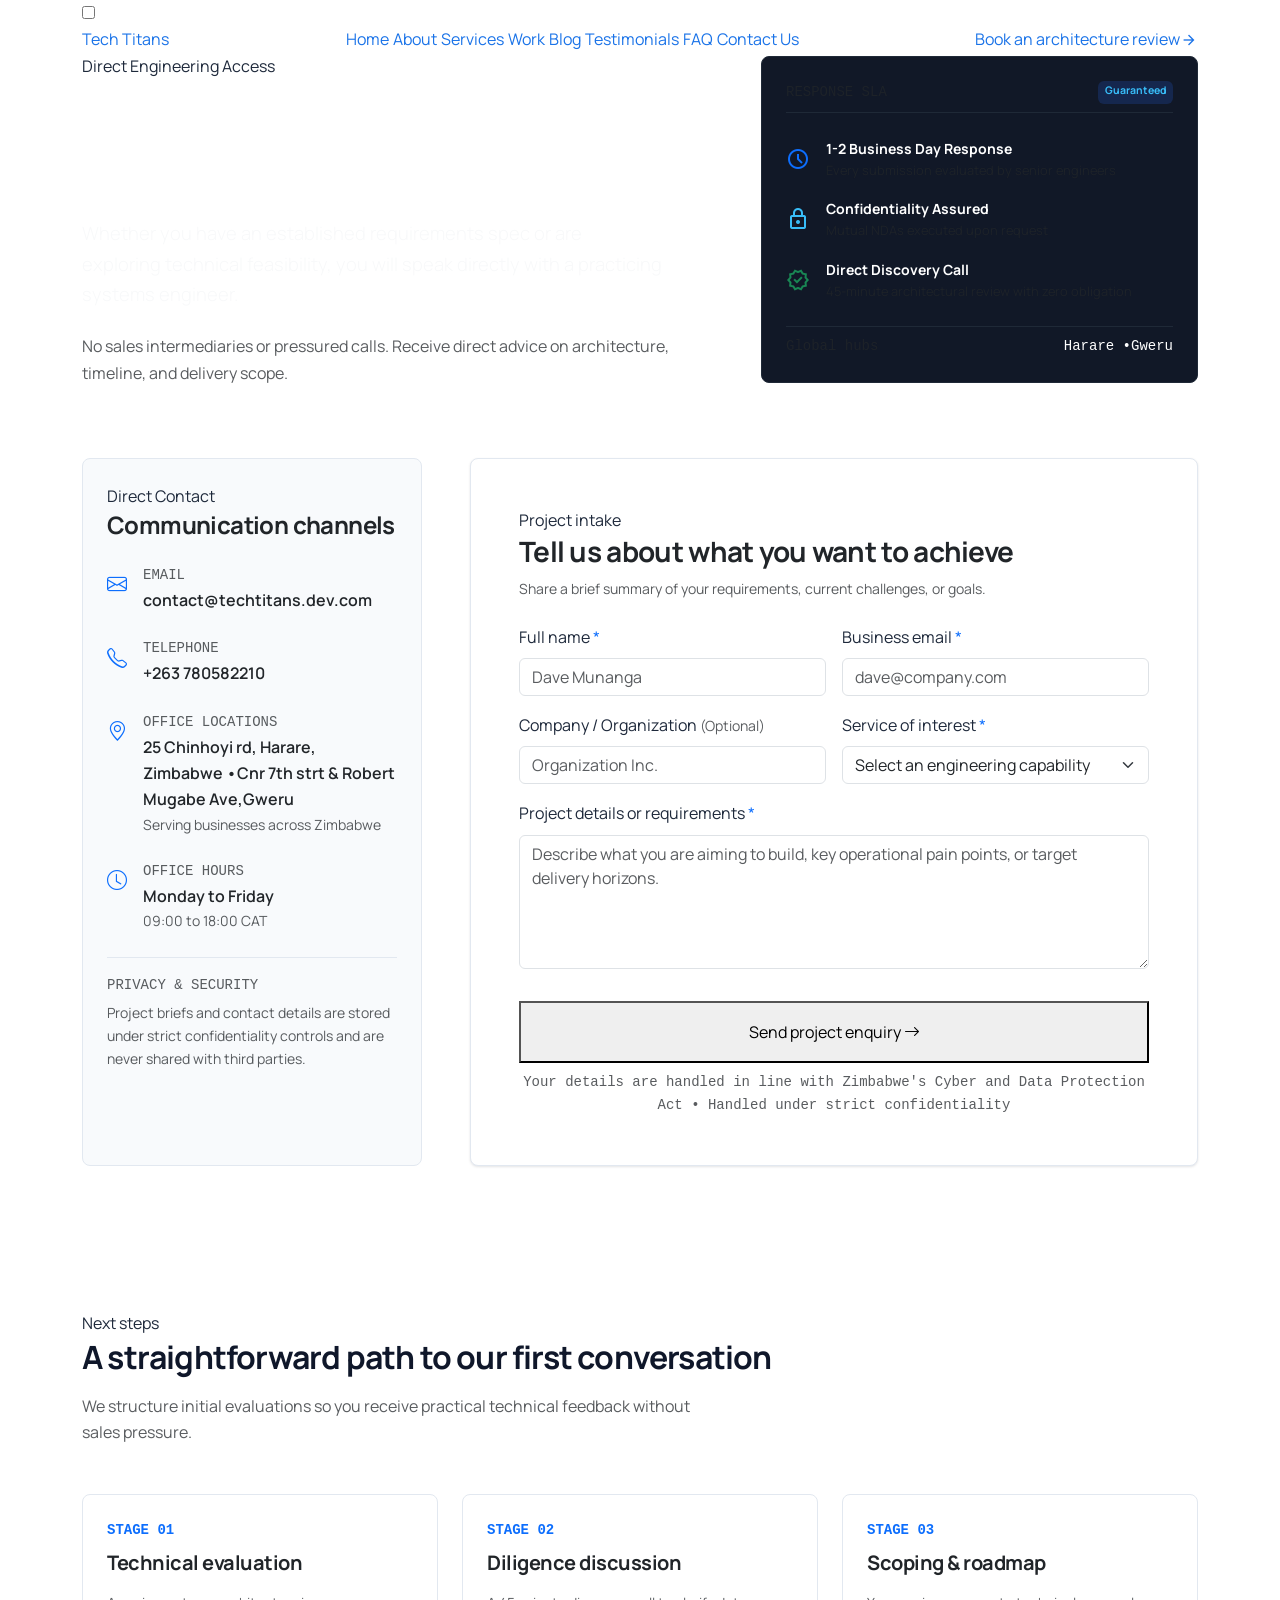
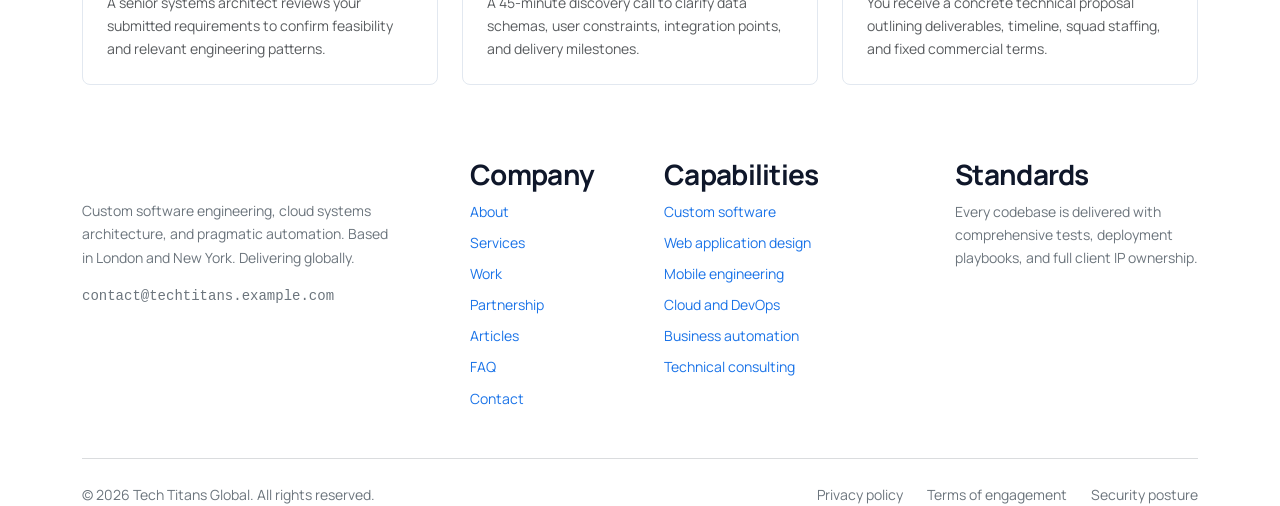
<file: contact.html>
<!DOCTYPE html>
<html lang="en">
<head>
  <meta charset="UTF-8">
  <meta name="viewport" content="width=device-width, initial-scale=1.0">
  <title>Contact Tech Titans | Start a Project or Technical Consultation</title>
  
  <meta name="description" content="Get in touch with Tech Titans. Discuss your software requirements, request an architecture review, or explore digital systems modernization.">
  <link rel="icon" type="image/svg+xml" href="assets/icons/favicon.svg">

  <link rel="preconnect" href="https://fonts.googleapis.com">
  <link rel="preconnect" href="https://fonts.gstatic.com" crossorigin>
  <link href="https://fonts.googleapis.com/css2?family=Inter:wght@400;500;600;700&family=Manrope:wght@500;600;700;800&family=Material+Symbols+Outlined:opsz,wght,FILL,GRAD@24,400,0,0&display=swap" rel="stylesheet">

  <link href="https://cdn.jsdelivr.net/npm/bootstrap@5.3.3/dist/css/bootstrap.min.css" rel="stylesheet">
  <link rel="stylesheet" href="https://cdn.jsdelivr.net/npm/bootstrap-icons@1.11.3/font/bootstrap-icons.min.css">
  <link rel="stylesheet" href="assets/css/style.css">
</head>
<body>
  <a href="#main-content" class="skip-to-content">Skip to main content</a>

  <header role="banner" class="site-nav">
    <div class="container">
      <input type="checkbox" id="nav-toggle" class="nav-toggle-input" aria-label="Toggle navigation menu">
      <div class="d-flex align-items-center justify-content-between">
        <a href="index.html" class="brand-mark" aria-label="Tech Titans home">
          <span class="brand-square" aria-hidden="true"></span>
          <span>Tech Titans</span>
        </a>

        <nav aria-label="Primary navigation" class="d-none d-xl-flex align-items-center gap-1">
          <a href="index.html" class="nav-link-item">Home</a>
          <a href="about.html" class="nav-link-item">About</a>
          <a href="services.html" class="nav-link-item">Services</a>
          <a href="portfolio.html" class="nav-link-item">Work</a>
          <a href="blog.html" class="nav-link-item">Blog</a>
          <a href="testimonials.html" class="nav-link-item">Testimonials</a>
          <a href="faq.html" class="nav-link-item">FAQ</a>
          <a href="contact.html" class="nav-link-item active" aria-current="page">Contact Us</a>
        </nav>

        <div class="d-flex align-items-center gap-3">
          <a href="contact.html" class="action-btn action-btn-primary d-none d-sm-inline-flex">
            <span>Book an architecture review</span>
            <span class="material-symbols-outlined" style="font-size: 18px;">arrow_forward</span>
          </a>
          <label for="nav-toggle" class="nav-toggle-btn d-xl-none" aria-label="Toggle navigation menu">
            <span class="material-symbols-outlined">menu</span>
          </label>
        </div>
      </div>

      <div class="mobile-nav-menu d-xl-none mt-3 pt-3 border-top" id="mobileNav">
        <div class="d-flex flex-column gap-1">
          <a href="index.html" class="nav-link-item">Home</a>
          <a href="about.html" class="nav-link-item">About</a>
          <a href="services.html" class="nav-link-item">Services</a>
          <a href="portfolio.html" class="nav-link-item">Work</a>
          <a href="blog.html" class="nav-link-item">Blog</a>
          <a href="testimonials.html" class="nav-link-item">Testimonials</a>
          <a href="faq.html" class="nav-link-item">FAQ</a>
          <a href="contact.html" class="nav-link-item active" aria-current="page">Contact Us</a>
          <a href="contact.html" class="action-btn action-btn-primary mt-2">
            <span>Book an architecture review</span>
          </a>
        </div>
      </div>
    </div>
  </header>

  <main id="main-content" role="main">
    <section class="page-hero" aria-labelledby="contact-hero-heading">
      <div class="container">
        <div class="row align-items-center g-5">
          <div class="col-lg-7">
            <span class="eyebrow">Direct Engineering Access</span>
            <h1 id="contact-hero-heading" class="display-5 fw-bold text-white mb-4">
              Let's talk about what you want to build.
            </h1>
            <p class="lead text-light mb-4" style="max-width: 40rem; font-size: 1.15rem;">
              Whether you have an established requirements spec or are exploring technical feasibility, you will speak directly with a practicing systems engineer.
            </p>
            <p class="text-muted mb-0" style="max-width: 38rem;">
              No sales intermediaries or pressured calls. Receive direct advice on architecture, timeline, and delivery scope.
            </p>
          </div>
          <div class="col-lg-5">
            <div class="p-4 border rounded-3" style="background-color: #111827; border-color: #1F2937 !important;">
              <div class="d-flex justify-content-between text-muted small pb-2 border-bottom" style="border-color: #1F2937 !important;">
                <span class="font-monospace">RESPONSE SLA</span>
                <span class="badge" style="background-color: rgba(37, 99, 235, 0.2); color: #38BDF8;">Guaranteed</span>
              </div>
              <div class="py-4">
                <div class="d-flex align-items-center gap-3 mb-3">
                  <span class="material-symbols-outlined text-primary" style="font-size: 24px;">schedule</span>
                  <div>
                    <div class="text-white small fw-bold">1-2 Business Day Response</div>
                    <div class="text-muted" style="font-size: 0.8rem;">Every submission evaluated by senior engineers</div>
                  </div>
                </div>
                <div class="d-flex align-items-center gap-3 mb-3">
                  <span class="material-symbols-outlined text-cyan" style="font-size: 24px; color: #38BDF8;">lock</span>
                  <div>
                    <div class="text-white small fw-bold">Confidentiality Assured</div>
                    <div class="text-muted" style="font-size: 0.8rem;">Mutual NDAs executed upon request</div>
                  </div>
                </div>
                <div class="d-flex align-items-center gap-3">
                  <span class="material-symbols-outlined text-success" style="font-size: 24px;">verified</span>
                  <div>
                    <div class="text-white small fw-bold">Direct Discovery Call</div>
                    <div class="text-muted" style="font-size: 0.8rem;">45-minute architectural review with zero obligation</div>
                  </div>
                </div>
              </div>
              <div class="pt-2 text-muted small font-monospace d-flex justify-content-between border-top" style="border-color: #1F2937 !important;">
                <span>Global hubs</span>
                <span class="text-white">Harare &bull;Gweru</span>
              </div>
            </div>
          </div>
        </div>
      </div>
    </section>

    <!-- FORM & CHANNELS -->
    <section class="py-5 section-canvas" aria-labelledby="form-heading">
      <div class="container py-4">
        <div class="row g-5">
          <div class="col-lg-4">
            <div class="contact-info-panel h-100 p-4 border rounded-3" style="background-color: var(--surface-striped); border-color: var(--border-quiet) !important;">
              <span class="eyebrow">Direct Contact</span>
              <h2 class="h4 mb-4 text-dark">Communication channels</h2>
              
              <div class="d-flex gap-3 mb-4">
                <i class="bi bi-envelope text-primary fs-5 mt-1"></i>
                <div>
                  <span class="font-monospace small text-muted d-block">EMAIL</span>
                  <a href="mailto:contact@techtitans.dev.com" class="text-dark fw-semibold text-decoration-none">contact@techtitans.dev.com</a>
                </div>
              </div>

              <div class="d-flex gap-3 mb-4">
                <i class="bi bi-telephone text-primary fs-5 mt-1"></i>
                <div>
                  <span class="font-monospace small text-muted d-block">TELEPHONE</span>
                  <a href="tel:+263780582210" class="text-dark fw-semibold text-decoration-none">+263 780582210</a>
                </div>
              </div>

              <div class="d-flex gap-3 mb-4">
                <i class="bi bi-geo-alt text-primary fs-5 mt-1"></i>
                <div>
                  <span class="font-monospace small text-muted d-block">OFFICE LOCATIONS</span>
                  <span class="text-dark fw-semibold">25 Chinhoyi rd, Harare, Zimbabwe &bull;Cnr 7th strt & Robert Mugabe Ave,Gweru</span>
                  <span class="d-block small text-muted">Serving businesses across Zimbabwe</span>
                </div>
              </div>

              <div class="d-flex gap-3 mb-4">
                <i class="bi bi-clock text-primary fs-5 mt-1"></i>
                <div>
                  <span class="font-monospace small text-muted d-block">OFFICE HOURS</span>
                  <span class="text-dark fw-semibold">Monday to Friday</span>
                  <span class="d-block small text-muted">09:00 to 18:00 CAT</span>
                </div>
              </div>

              <div class="pt-3 border-top mt-4" style="border-color: var(--border-quiet) !important;">
                <span class="font-monospace small text-muted d-block mb-1">PRIVACY &amp; SECURITY</span>
                <p class="small text-muted mb-0">
                  Project briefs and contact details are stored under strict confidentiality controls and are never shared with third parties.
                </p>
              </div>
            </div>
          </div>

          <div class="col-lg-8">
            <div class="form-card p-4 p-lg-5 border rounded-3" style="background-color: var(--surface-card); border-color: var(--border-quiet) !important; box-shadow: var(--shadow-card);">
              <span class="eyebrow">Project intake</span>
              <h2 id="form-heading" class="h3 mb-2 text-dark">Tell us about what you want to achieve</h2>
              <p class="text-muted small mb-4">
                Share a brief summary of your requirements, current challenges, or goals.
              </p>

              <form action="#" method="POST" id="projectEnquiryForm" novalidate>
                <div class="row g-3">
                  <div class="col-md-6">
                    <label for="fullName" class="form-label">Full name <span class="text-primary">*</span></label>
                    <input type="text" class="form-control" id="fullName" name="fullName" required placeholder="Dave Munanga">
                  </div>

                  <div class="col-md-6">
                    <label for="emailAddress" class="form-label">Business email <span class="text-primary">*</span></label>
                    <input type="email" class="form-control" id="emailAddress" name="emailAddress" required placeholder="dave@company.com">
                  </div>

                  <div class="col-md-6">
                    <label for="companyName" class="form-label">Company / Organization <span class="text-muted small fw-normal">(Optional)</span></label>
                    <input type="text" class="form-control" id="companyName" name="companyName" placeholder="Organization Inc.">
                  </div>

                  <div class="col-md-6">
                    <label for="serviceInterest" class="form-label">Service of interest <span class="text-primary">*</span></label>
                    <select class="form-select" id="serviceInterest" name="serviceInterest" required>
                      <option value="" disabled selected>Select an engineering capability</option>
                      <option value="custom-software">Custom Software Development</option>
                      <option value="web-development">Web Platforms &amp; Applications</option>
                      <option value="mobile-apps">Mobile Application Engineering</option>
                      <option value="cloud-devops">Cloud Infrastructure &amp; DevOps</option>
                      <option value="ai-automation">AI &amp; Workflow Automation</option>
                      <option value="it-consulting">Technical Consulting &amp; Architecture</option>
                    </select>
                  </div>

                  <div class="col-12">
                    <label for="projectDescription" class="form-label">Project details or requirements <span class="text-primary">*</span></label>
                    <textarea class="form-control" id="projectDescription" name="projectDescription" rows="5" required placeholder="Describe what you are aiming to build, key operational pain points, or target delivery horizons."></textarea>
                  </div>

                  <div class="col-12 pt-3">
                    <button type="submit" class="action-btn action-btn-primary w-100 py-3">
                      <span>Send project enquiry</span>
                      <i class="bi bi-arrow-right"></i>
                    </button>
                    <span class="small font-monospace text-muted d-block text-center mt-2">Your details are handled in line with Zimbabwe's Cyber and Data Protection Act &bull; Handled under strict confidentiality</span>
                  </div>
                </div>
              </form>
            </div>
          </div>
        </div>
      </div>
    </section>

    <!-- NEXT STEPS -->
    <section class="py-5 section-striped" aria-labelledby="next-steps-heading">
      <div class="container py-4">
        <div class="mb-5" style="max-width: 44rem;">
          <span class="eyebrow">Next steps</span>
          <h2 id="next-steps-heading" class="h2 mb-3">
            A straightforward path to our first conversation
          </h2>
          <p class="text-muted">
            We structure initial evaluations so you receive practical technical feedback without sales pressure.
          </p>
        </div>

        <div class="row g-4">
          <div class="col-lg-4">
            <div class="p-4 border rounded-3 h-100" style="background-color: var(--surface-card); border-color: var(--border-quiet) !important;">
              <span class="font-monospace small text-primary fw-bold mb-2 d-block">STAGE 01</span>
              <h3 class="h5 mb-3 text-dark">Technical evaluation</h3>
              <p class="small text-muted mb-0">
                A senior systems architect reviews your submitted requirements to confirm feasibility and relevant engineering patterns.
              </p>
            </div>
          </div>

          <div class="col-lg-4">
            <div class="p-4 border rounded-3 h-100" style="background-color: var(--surface-card); border-color: var(--border-quiet) !important;">
              <span class="font-monospace small text-primary fw-bold mb-2 d-block">STAGE 02</span>
              <h3 class="h5 mb-3 text-dark">Diligence discussion</h3>
              <p class="small text-muted mb-0">
                A 45-minute discovery call to clarify data schemas, user constraints, integration points, and delivery milestones.
              </p>
            </div>
          </div>

          <div class="col-lg-4">
            <div class="p-4 border rounded-3 h-100" style="background-color: var(--surface-card); border-color: var(--border-quiet) !important;">
              <span class="font-monospace small text-primary fw-bold mb-2 d-block">STAGE 03</span>
              <h3 class="h5 mb-3 text-dark">Scoping &amp; roadmap</h3>
              <p class="small text-muted mb-0">
                You receive a concrete technical proposal outlining deliverables, timeline, squad staffing, and fixed commercial terms.
              </p>
            </div>
          </div>
        </div>
      </div>
    </section>
  </main>

  <!-- STANDARDIZED BOOTSTRAP FOOTER -->
  <footer role="contentinfo" class="site-footer">
    <div class="container">
      <div class="row g-4 g-lg-5 mb-5">
        <div class="col-lg-4">
          <a href="index.html" class="brand-mark mb-3 d-inline-flex" aria-label="Tech Titans home">
            <span class="brand-square" aria-hidden="true"></span>
            <span class="text-white">Tech Titans</span>
          </a>
          <p class="text-secondary small pe-lg-4 mb-3">
            Custom software engineering, cloud systems architecture, and pragmatic automation. Based in London and New York. Delivering globally.
          </p>
          <div class="font-monospace small">
            <a href="mailto:contact@techtitans.example.com" class="text-secondary text-decoration-none">
              contact@techtitans.example.com
            </a>
          </div>
        </div>

        <div class="col-6 col-md-3 col-lg-2">
          <h3 class="footer-col-title">Company</h3>
          <ul class="list-unstyled mb-0 d-flex flex-column gap-2 small">
            <li><a href="about.html">About</a></li>
            <li><a href="services.html">Services</a></li>
            <li><a href="portfolio.html">Work</a></li>
            <li><a href="testimonials.html">Partnership</a></li>
            <li><a href="blog.html">Articles</a></li>
            <li><a href="faq.html">FAQ</a></li>
            <li><a href="contact.html">Contact</a></li>
          </ul>
        </div>

        <div class="col-6 col-md-3 col-lg-3">
          <h3 class="footer-col-title">Capabilities</h3>
          <ul class="list-unstyled mb-0 d-flex flex-column gap-2 small">
            <li><a href="services.html#custom-software">Custom software</a></li>
            <li><a href="services.html#web-development">Web application design</a></li>
            <li><a href="services.html#mobile-development">Mobile engineering</a></li>
            <li><a href="services.html#cloud-devops">Cloud and DevOps</a></li>
            <li><a href="services.html#ai-automation">Business automation</a></li>
            <li><a href="services.html#it-consulting">Technical consulting</a></li>
          </ul>
        </div>

        <div class="col-md-6 col-lg-3">
          <h3 class="footer-col-title">Standards</h3>
          <p class="small text-secondary mb-0">
            Every codebase is delivered with comprehensive tests, deployment playbooks, and full client IP ownership.
          </p>
        </div>
      </div>

      <div class="pt-4 border-top border-secondary border-opacity-25 d-flex flex-column flex-sm-row justify-content-between align-items-center gap-3 small text-secondary">
        <div>
          &copy; 2026 Tech Titans Global. All rights reserved.
        </div>
        <div class="d-flex gap-4">
          <a href="#" class="text-secondary text-decoration-none">Privacy policy</a>
          <a href="#" class="text-secondary text-decoration-none">Terms of engagement</a>
          <a href="#" class="text-secondary text-decoration-none">Security posture</a>
        </div>
      </div>
    </div>
  </footer>
</body>
</html>
</file>
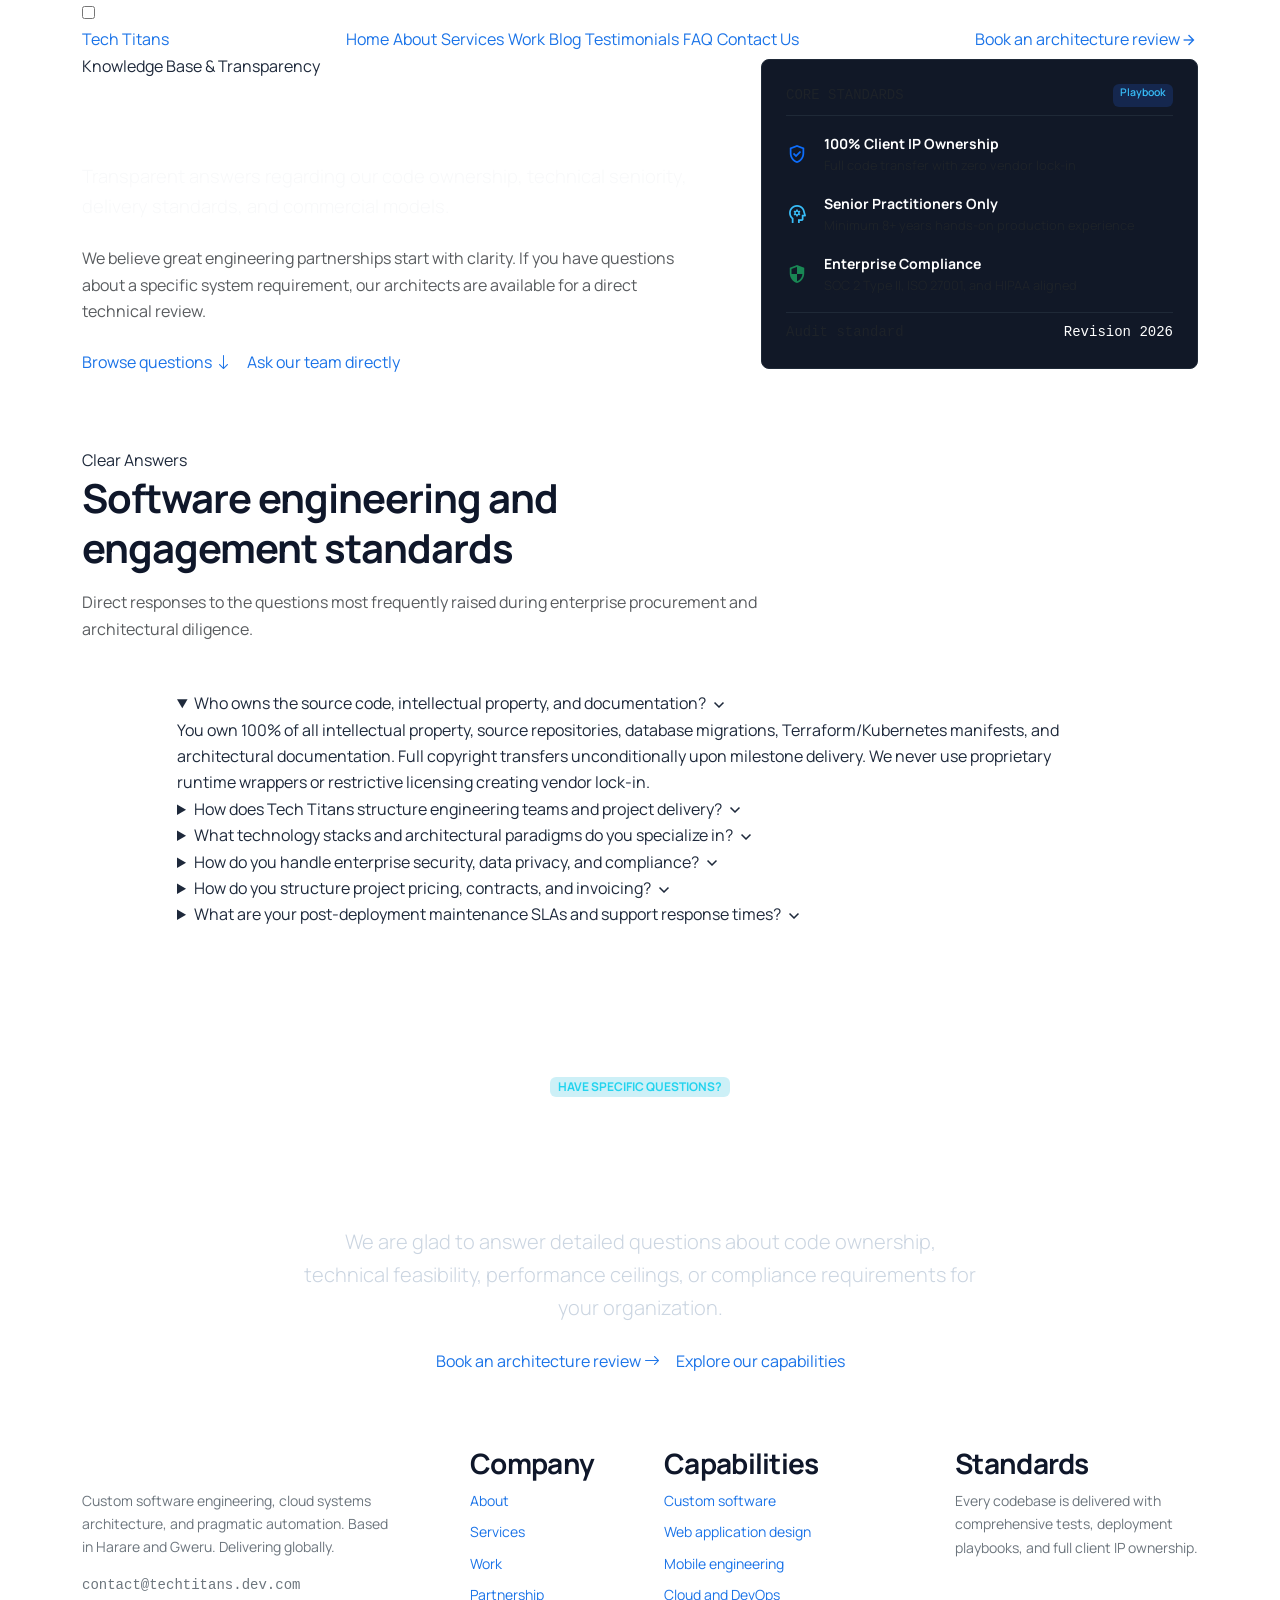
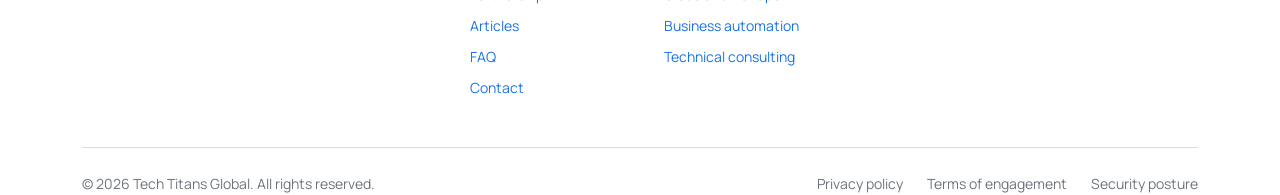
<file: faq.html>
<!DOCTYPE html>
<html lang="en">
<head>
  <meta charset="UTF-8">
  <meta name="viewport" content="width=device-width, initial-scale=1.0">
  <title>FAQ: Frequently Asked Questions | Tech Titans Global</title>

  <!-- Page-specific SEO metadata -->
  <meta name="description" content="Find clear answers to common questions about Tech Titans: software engineering standards, team seniority, intellectual property ownership, cloud architecture, and engagement models.">
  <meta name="keywords" content="tech titans faq, software engineering faq, technical consultancy engagement, cloud architecture faq, custom software development pricing">
  <meta name="author" content="Tech Titans Global">
  <link rel="canonical" href="https://techtitans.example.com/faq.html">

  <link rel="icon" type="image/svg+xml" href="assets/icons/favicon.svg">

  <!-- Google Fonts: Manrope, Inter & Material Symbols Outlined -->
  <link rel="preconnect" href="https://fonts.googleapis.com">
  <link rel="preconnect" href="https://fonts.gstatic.com" crossorigin>
  <link href="https://fonts.googleapis.com/css2?family=Inter:wght@400;500;600;700&family=Manrope:wght@500;600;700;800&family=Material+Symbols+Outlined:opsz,wght,FILL,GRAD@24,400,0,0&display=swap" rel="stylesheet">

  <!-- Bootstrap 5.3 CSS & Icons -->
  <link href="https://cdn.jsdelivr.net/npm/bootstrap@5.3.3/dist/css/bootstrap.min.css" rel="stylesheet">
  <link rel="stylesheet" href="https://cdn.jsdelivr.net/npm/bootstrap-icons@1.11.3/font/bootstrap-icons.min.css">
  <link rel="stylesheet" href="assets/css/style.css">
</head>
<body>
  <a href="#main-content" class="skip-to-content">Skip to main content</a>

  <!-- BANNER -->
  <header role="banner" class="site-nav">
    <div class="container">
      <input type="checkbox" id="nav-toggle" class="nav-toggle-input" aria-label="Toggle navigation menu">
      <div class="d-flex align-items-center justify-content-between">
        <a href="index.html" class="brand-mark" aria-label="Tech Titans home">
          <span class="brand-square" aria-hidden="true"></span>
          <span>Tech Titans</span>
        </a>

        <nav aria-label="Primary navigation" class="d-none d-xl-flex align-items-center gap-1">
          <a href="index.html" class="nav-link-item">Home</a>
          <a href="about.html" class="nav-link-item">About</a>
          <a href="services.html" class="nav-link-item">Services</a>
          <a href="portfolio.html" class="nav-link-item">Work</a>
          <a href="blog.html" class="nav-link-item">Blog</a>
          <a href="testimonials.html" class="nav-link-item">Testimonials</a>
          <a href="faq.html" class="nav-link-item active" aria-current="page">FAQ</a>
          <a href="contact.html" class="nav-link-item">Contact Us</a>
        </nav>

        <div class="d-flex align-items-center gap-3">
          <a href="contact.html" class="action-btn action-btn-primary d-none d-sm-inline-flex">
            <span>Book an architecture review</span>
            <span class="material-symbols-outlined" style="font-size: 18px;">arrow_forward</span>
          </a>
          <label for="nav-toggle" class="nav-toggle-btn d-xl-none" aria-label="Toggle navigation menu">
            <span class="material-symbols-outlined">menu</span>
          </label>
        </div>
      </div>

      <!-- Mobile collapse menu -->
      <div class="mobile-nav-menu d-xl-none mt-3 pt-3 border-top" id="mobileNav">
        <div class="d-flex flex-column gap-1">
          <a href="index.html" class="nav-link-item">Home</a>
          <a href="about.html" class="nav-link-item">About</a>
          <a href="services.html" class="nav-link-item">Services</a>
          <a href="portfolio.html" class="nav-link-item">Work</a>
          <a href="blog.html" class="nav-link-item">Blog</a>
          <a href="testimonials.html" class="nav-link-item">Testimonials</a>
          <a href="faq.html" class="nav-link-item active" aria-current="page">FAQ</a>
          <a href="contact.html" class="nav-link-item">Contact Us</a>
          <a href="contact.html" class="action-btn action-btn-primary mt-2">
            <span>Book an architecture review</span>
          </a>
        </div>
      </div>
    </div>
  </header>

  <main id="main-content" role="main">
    <!-- HERO SECTION -->
    <section class="page-hero" aria-labelledby="faq-hero-heading">
      <div class="container">
        <div class="row align-items-center g-5">
          <div class="col-lg-7">
            <span class="eyebrow">Knowledge Base &amp; Transparency</span>
            <h1 id="faq-hero-heading" class="display-5 fw-bold text-white mb-4">
              Frequently asked questions.
            </h1>
            <p class="lead text-light mb-4" style="max-width: 42rem; font-size: 1.15rem;">
              Transparent answers regarding our code ownership, technical seniority, delivery standards, and commercial models.
            </p>
            <p class="text-muted mb-4" style="max-width: 38rem;">
              We believe great engineering partnerships start with clarity. If you have questions about a specific system requirement, our architects are available for a direct technical review.
            </p>
            <div class="d-flex flex-wrap gap-3">
              <a href="#faq-list" class="action-btn action-btn-primary">
                <span>Browse questions</span>
                <i class="bi bi-arrow-down"></i>
              </a>
              <a href="contact.html" class="action-btn action-btn-secondary">
                <span>Ask our team directly</span>
              </a>
            </div>
          </div>

          <!-- Hero Diligence Card -->
          <div class="col-lg-5">
            <div class="p-4 border rounded-3" style="background-color: #111827; border-color: #1F2937 !important;">
              <div class="d-flex justify-content-between text-muted small pb-2 border-bottom" style="border-color: #1F2937 !important;">
                <span class="font-monospace">CORE STANDARDS</span>
                <span class="badge" style="background-color: rgba(37, 99, 235, 0.2); color: #38BDF8; font-weight: 600;">Playbook</span>
              </div>
              <div class="py-3 d-flex flex-column gap-3">
                <div class="d-flex align-items-center gap-3">
                  <span class="material-symbols-outlined text-primary" style="font-size: 22px;">verified_user</span>
                  <div>
                    <div class="text-white small fw-bold">100% Client IP Ownership</div>
                    <div class="text-muted" style="font-size: 0.8rem;">Full code transfer with zero vendor lock-in</div>
                  </div>
                </div>
                <div class="d-flex align-items-center gap-3">
                  <span class="material-symbols-outlined text-cyan" style="font-size: 22px; color: #38BDF8;">psychology</span>
                  <div>
                    <div class="text-white small fw-bold">Senior Practitioners Only</div>
                    <div class="text-muted" style="font-size: 0.8rem;">Minimum 8+ years hands-on production experience</div>
                  </div>
                </div>
                <div class="d-flex align-items-center gap-3">
                  <span class="material-symbols-outlined text-success" style="font-size: 22px;">security</span>
                  <div>
                    <div class="text-white small fw-bold">Enterprise Compliance</div>
                    <div class="text-muted" style="font-size: 0.8rem;">SOC 2 Type II, ISO 27001, and HIPAA aligned</div>
                  </div>
                </div>
              </div>
              <div class="pt-2 text-muted small font-monospace d-flex justify-content-between border-top" style="border-color: #1F2937 !important;">
                <span>Audit standard</span>
                <span class="text-white">Revision 2026</span>
              </div>
            </div>
          </div>
        </div>
      </div>
    </section>

    <!-- ESSENTIAL FAQS (SIMPLIFIED & UNIFIED) -->
    <section id="faq-list" class="section-canvas py-5" aria-labelledby="faq-main-heading">
      <div class="container py-4">
        <div class="mb-5" style="max-width: 44rem;">
          <span class="eyebrow">Clear Answers</span>
          <h2 id="faq-main-heading" class="h1 mb-3">Software engineering and engagement standards</h2>
          <p class="text-muted">
            Direct responses to the questions most frequently raised during enterprise procurement and architectural diligence.
          </p>
        </div>

        <div class="row">
          <div class="col-lg-10 mx-auto">
            <!-- 1. IP Ownership -->
            <details class="faq-item" open>
              <summary class="faq-summary">
                <span>Who owns the source code, intellectual property, and documentation?</span>
                <span class="material-symbols-outlined faq-chevron">expand_more</span>
              </summary>
              <div class="faq-body">
                You own 100% of all intellectual property, source repositories, database migrations, Terraform/Kubernetes manifests, and architectural documentation. Full copyright transfers unconditionally upon milestone delivery. We never use proprietary runtime wrappers or restrictive licensing creating vendor lock-in.
              </div>
            </details>

            <!-- 2. Team Seniority -->
            <details class="faq-item">
              <summary class="faq-summary">
                <span>How does Tech Titans structure engineering teams and project delivery?</span>
                <span class="material-symbols-outlined faq-chevron">expand_more</span>
              </summary>
              <div class="faq-body">
                We operate with dedicated, senior-only engineering squads consisting of a lead systems architect, full-stack engineers, and an SRE/DevOps specialist. All engineers have a minimum of 8 years in continuous production practice. We work in two-week continuous delivery sprints with direct client visibility into staging repositories.
              </div>
            </details>

            <!-- 3. Tech Stack -->
            <details class="faq-item">
              <summary class="faq-summary">
                <span>What technology stacks and architectural paradigms do you specialize in?</span>
                <span class="material-symbols-outlined faq-chevron">expand_more</span>
              </summary>
              <div class="faq-body">
                We specialize in proven, high-concurrency technologies. Our stack includes TypeScript/Node.js, Go, Python, and C# on the backend. We build web systems with modern TypeScript, and mobile apps with React Native, Swift, and Kotlin. For operational datastores, we implement PostgreSQL and Redis. For cloud infrastructure, we configure Kubernetes, Docker, and Terraform across AWS, GCP, and Azure.
              </div>
            </details>

            <!-- 4. Security & Compliance -->
            <details class="faq-item">
              <summary class="faq-summary">
                <span>How do you handle enterprise security, data privacy, and compliance?</span>
                <span class="material-symbols-outlined faq-chevron">expand_more</span>
              </summary>
              <div class="faq-body">
                Every line of code and infrastructure manifest is written to align with SOC 2 Type II, ISO 27001, HIPAA, and GDPR standards. We implement zero-trust network boundaries, automated security analysis (SAST/DAST) in CI/CD pipelines, end-to-end encryption in transit (mTLS) and at rest (AES-256), and immutable audit logs.
              </div>
            </details>

            <!-- 5. Commercials & Pricing -->
            <details class="faq-item">
              <summary class="faq-summary">
                <span>How do you structure project pricing, contracts, and invoicing?</span>
                <span class="material-symbols-outlined faq-chevron">expand_more</span>
              </summary>
              <div class="faq-body">
                Depending on project maturity, we provide either fixed-price, deliverable-gated milestones (ideal for defined architectural scoping and initial product builds) or dedicated monthly engineering retainers (ideal for ongoing system scaling, feature velocity, and multi-year SRE stewardship). Invoices are tied strictly to verified deliverables.
              </div>
            </details>

            <!-- 6. SLAs & Maintenance -->
            <details class="faq-item">
              <summary class="faq-summary">
                <span>What are your post-deployment maintenance SLAs and support response times?</span>
                <span class="material-symbols-outlined faq-chevron">expand_more</span>
              </summary>
              <div class="faq-body">
                We offer structured enterprise SLA agreements covering 24/7/365 telemetry monitoring, security patch management, framework upgrades, and incident mitigation. For critical production tier-1 alerts (P1), our guaranteed response time is under 15 minutes with dedicated on-call site reliability engineers.
              </div>
            </details>
          </div>
        </div>
      </div>
    </section>

    <!-- CLOSING CTA -->
    <section class="section-striped py-5" aria-labelledby="cta-heading">
      <div class="container py-4">
        <div class="cta-well text-center" style="max-width: 54rem; margin: 0 auto;">
          <span class="badge mb-3" style="background-color: rgba(6, 182, 212, 0.2) !important; color: #22D3EE !important; border-color: rgba(6, 182, 212, 0.4) !important;">
            HAVE SPECIFIC QUESTIONS?
          </span>
          <h2 id="cta-heading" class="display-6 fw-bold mb-3 text-white">Speak directly with our senior engineering team</h2>
          <p class="lead mb-4 mx-auto" style="max-width: 42rem; color: #CBD5E1;">
            We are glad to answer detailed questions about code ownership, technical feasibility, performance ceilings, or compliance requirements for your organization.
          </p>
          <div class="d-flex flex-wrap justify-content-center gap-3">
            <a href="contact.html" class="action-btn action-btn-primary">
              <span>Book an architecture review</span>
              <i class="bi bi-arrow-right"></i>
            </a>
            <a href="services.html" class="action-btn action-btn-secondary">
              <span>Explore our capabilities</span>
            </a>
          </div>
        </div>
      </div>
    </section>
  </main>

  <!-- STANDARDIZED BOOTSTRAP FOOTER -->
  <footer role="contentinfo" class="site-footer">
    <div class="container">
      <div class="row g-4 g-lg-5 mb-5">
        <div class="col-lg-4">
          <a href="index.html" class="brand-mark mb-3 d-inline-flex" aria-label="Tech Titans home">
            <span class="brand-square" aria-hidden="true"></span>
            <span class="text-white">Tech Titans</span>
          </a>
          <p class="text-secondary small pe-lg-4 mb-3">
            Custom software engineering, cloud systems architecture, and pragmatic automation. Based in Harare and Gweru. Delivering globally.
          </p>
          <div class="font-monospace small">
            <a href="mailto:contact@techtitans.dev.com" class="text-secondary text-decoration-none">
              contact@techtitans.dev.com
            </a>
          </div>
        </div>

        <div class="col-6 col-md-3 col-lg-2">
          <h3 class="footer-col-title">Company</h3>
          <ul class="list-unstyled mb-0 d-flex flex-column gap-2 small">
            <li><a href="about.html">About</a></li>
            <li><a href="services.html">Services</a></li>
            <li><a href="portfolio.html">Work</a></li>
            <li><a href="testimonials.html">Partnership</a></li>
            <li><a href="blog.html">Articles</a></li>
            <li><a href="faq.html">FAQ</a></li>
            <li><a href="contact.html">Contact</a></li>
          </ul>
        </div>

        <div class="col-6 col-md-3 col-lg-3">
          <h3 class="footer-col-title">Capabilities</h3>
          <ul class="list-unstyled mb-0 d-flex flex-column gap-2 small">
            <li><a href="services.html#custom-software">Custom software</a></li>
            <li><a href="services.html#web-development">Web application design</a></li>
            <li><a href="services.html#mobile-development">Mobile engineering</a></li>
            <li><a href="services.html#cloud-devops">Cloud and DevOps</a></li>
            <li><a href="services.html#ai-automation">Business automation</a></li>
            <li><a href="services.html#it-consulting">Technical consulting</a></li>
          </ul>
        </div>

        <div class="col-md-6 col-lg-3">
          <h3 class="footer-col-title">Standards</h3>
          <p class="small text-secondary mb-0">
            Every codebase is delivered with comprehensive tests, deployment playbooks, and full client IP ownership.
          </p>
        </div>
      </div>

      <div class="pt-4 border-top border-secondary border-opacity-25 d-flex flex-column flex-sm-row justify-content-between align-items-center gap-3 small text-secondary">
        <div>
          &copy; 2026 Tech Titans Global. All rights reserved.
        </div>
        <div class="d-flex gap-4">
          <a href="#" class="text-secondary text-decoration-none">Privacy policy</a>
          <a href="#" class="text-secondary text-decoration-none">Terms of engagement</a>
          <a href="#" class="text-secondary text-decoration-none">Security posture</a>
        </div>
      </div>
    </div>
  </footer>
</body>
</html>
</file>
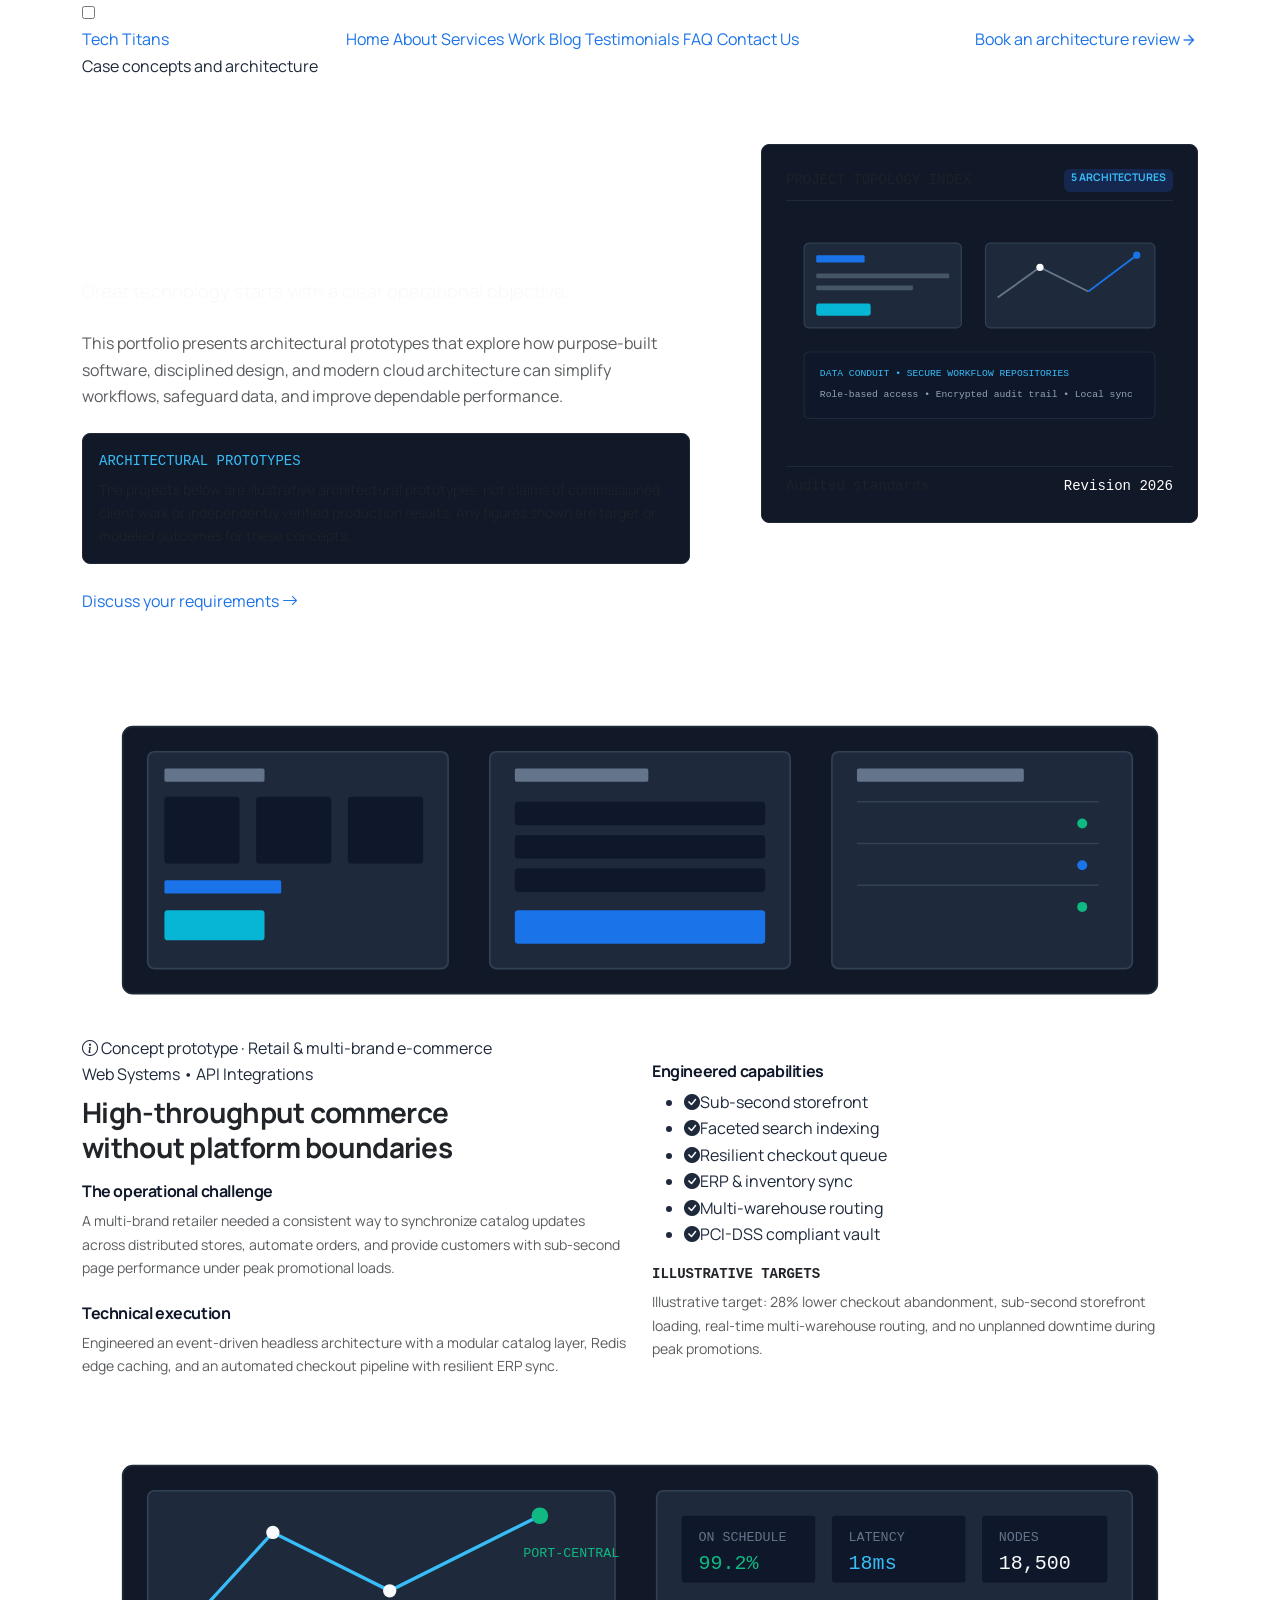
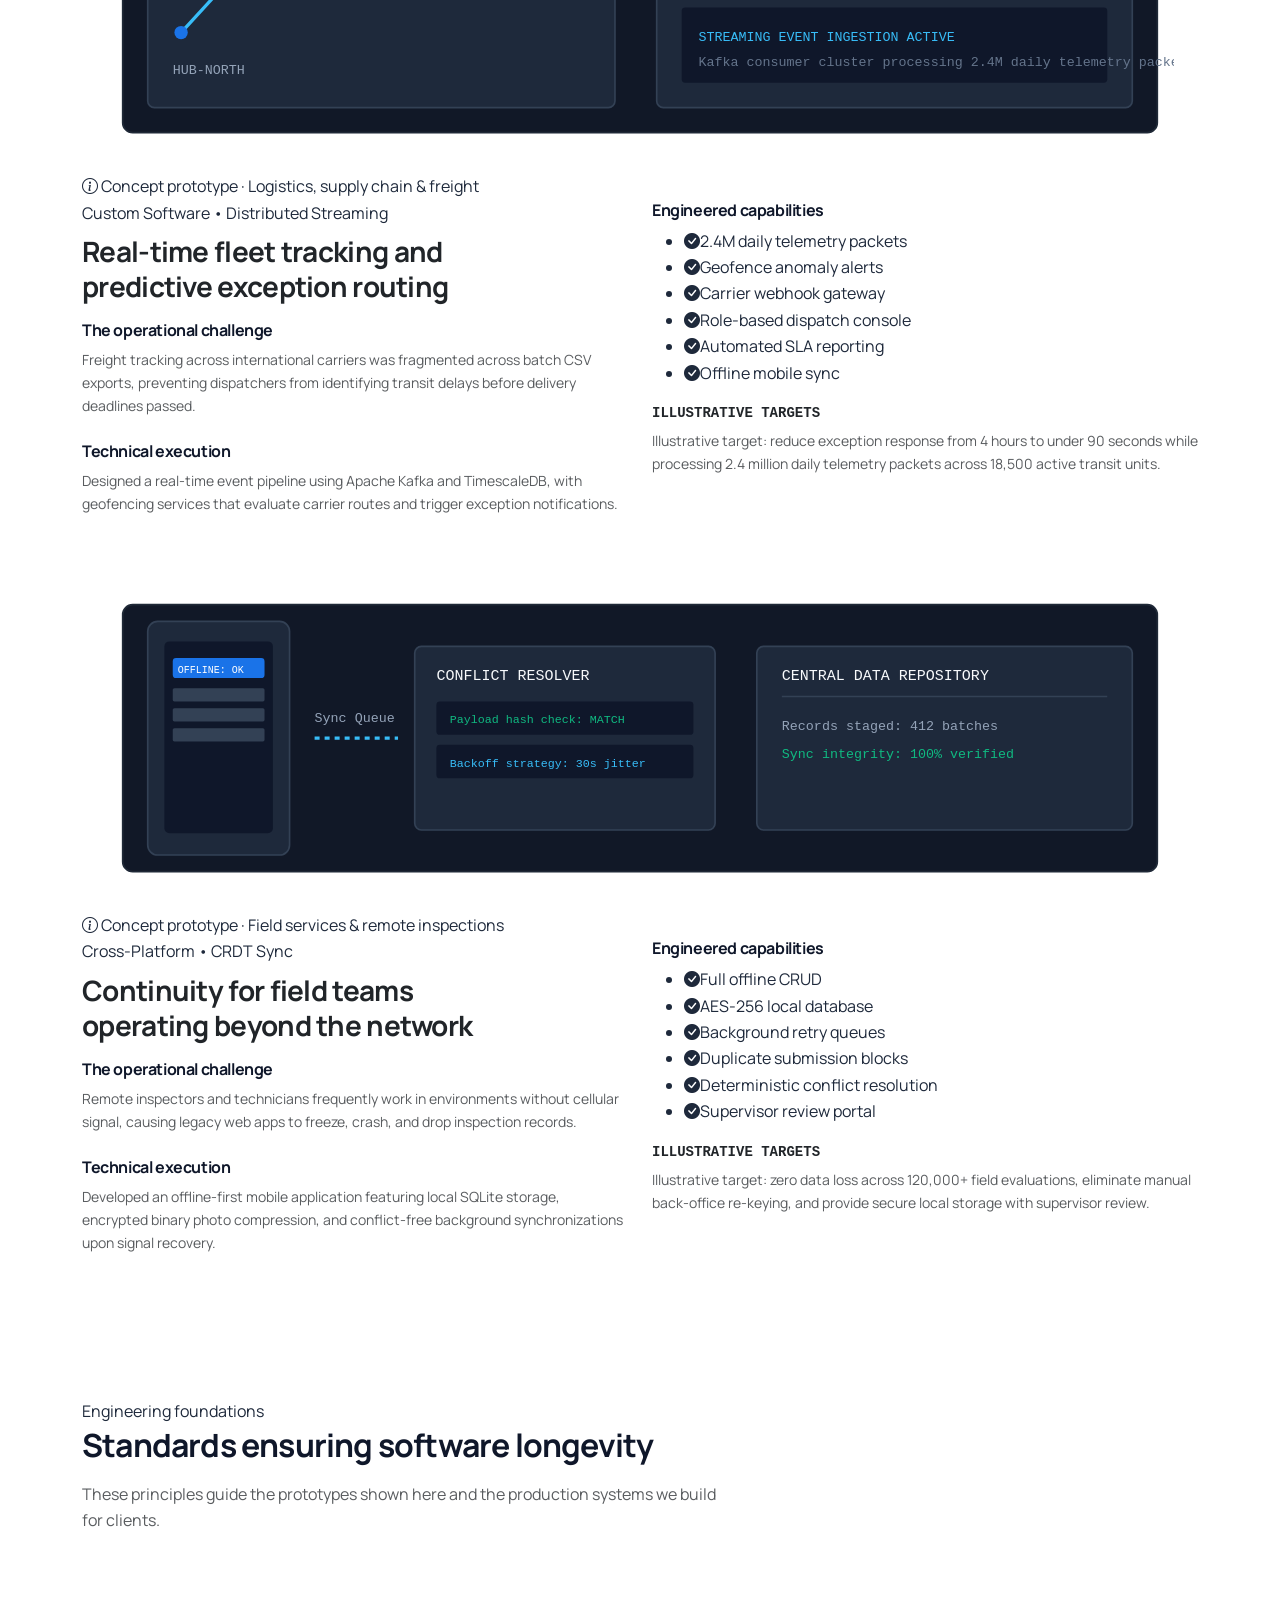
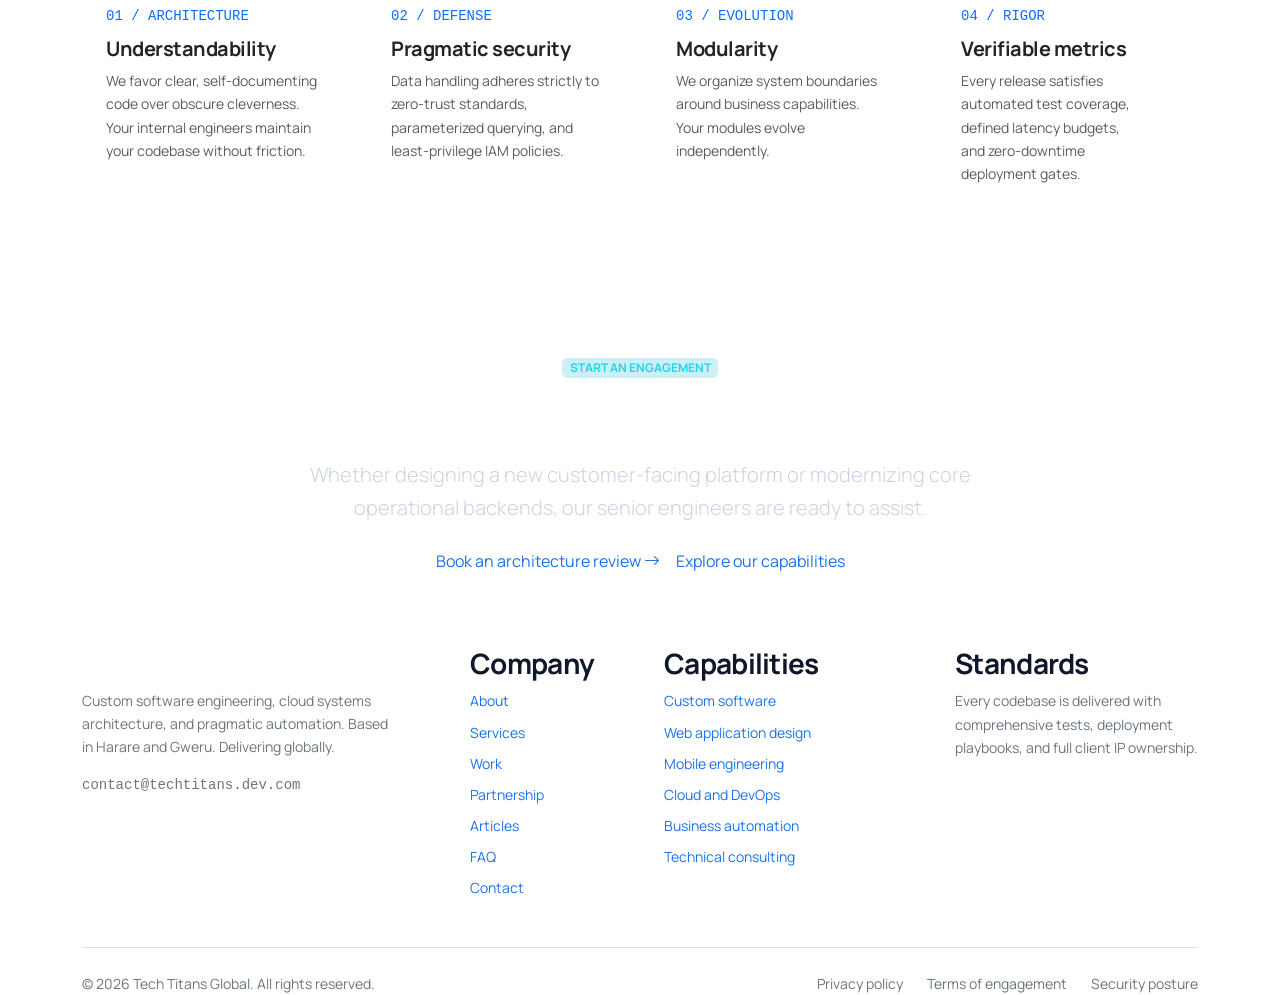
<file: portfolio.html>
<!DOCTYPE html>
<html lang="en">
<head>
  <meta charset="UTF-8">
  <meta name="viewport" content="width=device-width, initial-scale=1.0">
  <title>Work &amp; Case Concepts | Tech Titans Global</title>
  
  <meta name="description" content="Explore Tech Titans concept case studies across retail, logistics, healthcare, professional reporting, and field services. Practical software for real operational challenges.">
  <link rel="icon" type="image/svg+xml" href="assets/icons/favicon.svg">

  <link rel="preconnect" href="https://fonts.googleapis.com">
  <link rel="preconnect" href="https://fonts.gstatic.com" crossorigin>
  <link href="https://fonts.googleapis.com/css2?family=Inter:wght@400;500;600;700&family=Manrope:wght@500;600;700;800&family=Material+Symbols+Outlined:opsz,wght,FILL,GRAD@24,400,0,0&display=swap" rel="stylesheet">

  <link href="https://cdn.jsdelivr.net/npm/bootstrap@5.3.3/dist/css/bootstrap.min.css" rel="stylesheet">
  <link rel="stylesheet" href="https://cdn.jsdelivr.net/npm/bootstrap-icons@1.11.3/font/bootstrap-icons.min.css">
  <link rel="stylesheet" href="assets/css/style.css">
</head>
<body>
  <a href="#main-content" class="skip-to-content">Skip to main content</a>

  <header role="banner" class="site-nav">
    <div class="container">
      <input type="checkbox" id="nav-toggle" class="nav-toggle-input" aria-label="Toggle navigation menu">
      <div class="d-flex align-items-center justify-content-between">
        <a href="index.html" class="brand-mark" aria-label="Tech Titans home">
          <span class="brand-square" aria-hidden="true"></span>
          <span>Tech Titans</span>
        </a>

        <nav aria-label="Primary navigation" class="d-none d-xl-flex align-items-center gap-1">
          <a href="index.html" class="nav-link-item">Home</a>
          <a href="about.html" class="nav-link-item">About</a>
          <a href="services.html" class="nav-link-item">Services</a>
          <a href="portfolio.html" class="nav-link-item active" aria-current="page">Work</a>
          <a href="blog.html" class="nav-link-item">Blog</a>
          <a href="testimonials.html" class="nav-link-item">Testimonials</a>
          <a href="faq.html" class="nav-link-item">FAQ</a>
          <a href="contact.html" class="nav-link-item">Contact Us</a>
        </nav>

        <div class="d-flex align-items-center gap-3">
          <a href="contact.html" class="action-btn action-btn-primary d-none d-sm-inline-flex">
            <span>Book an architecture review</span>
            <span class="material-symbols-outlined" style="font-size: 18px;">arrow_forward</span>
          </a>
          <label for="nav-toggle" class="nav-toggle-btn d-xl-none" aria-label="Toggle navigation menu">
            <span class="material-symbols-outlined">menu</span>
          </label>
        </div>
      </div>

      <div class="mobile-nav-menu d-xl-none mt-3 pt-3 border-top" id="mobileNav">
        <div class="d-flex flex-column gap-1">
          <a href="index.html" class="nav-link-item">Home</a>
          <a href="about.html" class="nav-link-item">About</a>
          <a href="services.html" class="nav-link-item">Services</a>
          <a href="portfolio.html" class="nav-link-item active" aria-current="page">Work</a>
          <a href="blog.html" class="nav-link-item">Blog</a>
          <a href="testimonials.html" class="nav-link-item">Testimonials</a>
          <a href="faq.html" class="nav-link-item">FAQ</a>
          <a href="contact.html" class="nav-link-item">Contact Us</a>
          <a href="contact.html" class="action-btn action-btn-primary mt-2">
            <span>Book an architecture review</span>
          </a>
        </div>
      </div>
    </div>
  </header>

  <main id="main-content" role="main">
    <section class="page-hero" aria-labelledby="portfolio-hero-heading">
      <div class="container">
        <div class="row align-items-center g-5">
          <div class="col-lg-7">
            <span class="eyebrow">Case concepts and architecture</span>
            <h1 id="portfolio-hero-heading" class="display-5 fw-bold text-white mb-4">
              Turning complex challenges into dependable digital systems.
            </h1>
            <p class="lead text-light mb-4" style="max-width: 40rem; font-size: 1.15rem;">
              Great technology starts with a clear operational objective.
            </p>
            <p class="text-muted mb-4" style="max-width: 38rem;">
              This portfolio presents architectural prototypes that explore how purpose-built software, disciplined design, and modern cloud architecture can simplify workflows, safeguard data, and improve dependable performance.
            </p>
            <div class="p-3 border rounded-3 mb-4" style="background-color: #111827; border-color: #1F2937 !important; max-width: 38rem;">
              <span class="font-monospace small d-block mb-1" style="color: #38BDF8;">ARCHITECTURAL PROTOTYPES</span>
              <p class="small text-muted mb-0">
                The projects below are illustrative architectural prototypes, not claims of commissioned client work or independently verified production results. Any figures shown are target or modeled outcomes for these concepts.
              </p>
            </div>
            <div>
              <a href="contact.html" class="action-btn action-btn-primary">
                <span>Discuss your requirements</span>
                <i class="bi bi-arrow-right"></i>
              </a>
            </div>
          </div>
          <div class="col-lg-5">
            <div class="p-4 border rounded-3" style="background-color: #111827; border-color: #1F2937 !important;">
              <div class="d-flex justify-content-between text-muted small pb-2 border-bottom" style="border-color: #1F2937 !important;">
                <span class="font-monospace">PROJECT TOPOLOGY INDEX</span>
                <span class="badge" style="background-color: rgba(37, 99, 235, 0.2); color: #38BDF8;">5 ARCHITECTURES</span>
              </div>
              <div class="py-4 text-center">
                <svg viewBox="0 0 320 180" class="w-100 h-auto" role="img" aria-label="System topology diagram">
                  <rect x="15" y="15" width="130" height="70" rx="4" fill="#1E293B" stroke="#334155"/>
                  <rect x="25" y="25" width="40" height="6" rx="1" fill="#1A73E8"/>
                  <rect x="25" y="40" width="110" height="4" rx="1" fill="#475569"/>
                  <rect x="25" y="50" width="80" height="4" rx="1" fill="#475569"/>
                  <rect x="25" y="65" width="45" height="10" rx="2" fill="#06B6D4"/>

                  <rect x="165" y="15" width="140" height="70" rx="4" fill="#1E293B" stroke="#334155"/>
                  <line x1="175" y1="60" x2="210" y2="35" stroke="#64748B" stroke-width="1.5"/>
                  <line x1="210" y1="35" x2="250" y2="55" stroke="#64748B" stroke-width="1.5"/>
                  <line x1="250" y1="55" x2="290" y2="25" stroke="#1A73E8" stroke-width="1.5"/>
                  <circle cx="210" cy="35" r="3" fill="#F8FAFC"/>
                  <circle cx="290" cy="25" r="3" fill="#1A73E8"/>

                  <rect x="15" y="105" width="290" height="55" rx="4" fill="#0F172A" stroke="#1E293B"/>
                  <text x="28" y="125" fill="#38BDF8" font-size="8" font-family="'Geist Mono', monospace">DATA CONDUIT &bull; SECURE WORKFLOW REPOSITORIES</text>
                  <text x="28" y="142" fill="#94A3B8" font-size="8" font-family="'Geist Mono', monospace">Role-based access &bull; Encrypted audit trail &bull; Local sync</text>
                </svg>
              </div>
              <div class="pt-2 text-muted small font-monospace d-flex justify-content-between border-top" style="border-color: #1F2937 !important;">
                <span>Audited standards</span>
                <span class="text-white">Revision 2026</span>
              </div>
            </div>
          </div>
        </div>
      </div>
    </section>

    <!-- CASE STUDIES SECTION -->
    <section class="py-5 section-striped" aria-labelledby="case-studies-heading">
      <div class="container py-4">
        <h2 id="case-studies-heading" class="visually-hidden">Documented case concepts</h2>

        <!-- CASE STUDY 1: Digital Commerce Platform -->
        <article class="case-card mb-5 overflow-hidden" id="commerce">
          <div class="case-media-header p-4 text-center">
            <svg viewBox="0 0 640 180" class="w-100 h-auto" role="img" aria-label="Digital commerce platform schematic">
              <rect x="10" y="10" width="620" height="160" rx="6" fill="#111827" stroke="#1F2937"/>
              <rect x="25" y="25" width="180" height="130" rx="4" fill="#1E293B" stroke="#334155"/>
              <rect x="35" y="35" width="60" height="8" rx="1" fill="#64748B"/>
              <rect x="35" y="52" width="45" height="40" rx="2" fill="#0F172A"/>
              <rect x="90" y="52" width="45" height="40" rx="2" fill="#0F172A"/>
              <rect x="145" y="52" width="45" height="40" rx="2" fill="#0F172A"/>
              <rect x="35" y="102" width="70" height="8" rx="1" fill="#1A73E8"/>
              <rect x="35" y="120" width="60" height="18" rx="2" fill="#06B6D4"/>

              <rect x="230" y="25" width="180" height="130" rx="4" fill="#1E293B" stroke="#334155"/>
              <rect x="245" y="35" width="80" height="8" rx="1" fill="#64748B"/>
              <rect x="245" y="55" width="150" height="14" rx="2" fill="#0F172A"/>
              <rect x="245" y="75" width="150" height="14" rx="2" fill="#0F172A"/>
              <rect x="245" y="95" width="150" height="14" rx="2" fill="#0F172A"/>
              <rect x="245" y="120" width="150" height="20" rx="2" fill="#1A73E8"/>

              <rect x="435" y="25" width="180" height="130" rx="4" fill="#1E293B" stroke="#334155"/>
              <rect x="450" y="35" width="100" height="8" rx="1" fill="#64748B"/>
              <line x1="450" y1="55" x2="595" y2="55" stroke="#334155" stroke-width="1"/>
              <line x1="450" y1="80" x2="595" y2="80" stroke="#334155" stroke-width="1"/>
              <line x1="450" y1="105" x2="595" y2="105" stroke="#334155" stroke-width="1"/>
              <circle cx="585" cy="68" r="3" fill="#10B981"/>
              <circle cx="585" cy="93" r="3" fill="#1A73E8"/>
              <circle cx="585" cy="118" r="3" fill="#10B981"/>
            </svg>
          </div>
          <div class="case-body">
            <span class="concept-notice-badge"><i class="bi bi-info-circle"></i> Concept prototype · Retail &amp; multi-brand e-commerce</span>
            <div class="row g-4">
              <div class="col-lg-6">
                <span class="eyebrow d-block mb-2">Web Systems &bull; API Integrations</span>
                <h3 class="h3 mb-3 text-dark">High-throughput commerce without platform boundaries</h3>
                
                <h4 class="h6 fw-bold mb-2">The operational challenge</h4>
                <p class="text-muted small mb-4">
                  A multi-brand retailer needed a consistent way to synchronize catalog updates across distributed stores, automate orders, and provide customers with sub-second page performance under peak promotional loads.
                </p>

                <h4 class="h6 fw-bold mb-2">Technical execution</h4>
                <p class="text-muted small mb-0">
                  Engineered an event-driven headless architecture with a modular catalog layer, Redis edge caching, and an automated checkout pipeline with resilient ERP sync.
                </p>
              </div>

              <div class="col-lg-6">
                <h4 class="h6 fw-bold mb-2">Engineered capabilities</h4>
                <ul class="capabilities-list">
                  <li><i class="bi bi-check-circle-fill"></i><span>Sub-second storefront</span></li>
                  <li><i class="bi bi-check-circle-fill"></i><span>Faceted search indexing</span></li>
                  <li><i class="bi bi-check-circle-fill"></i><span>Resilient checkout queue</span></li>
                  <li><i class="bi bi-check-circle-fill"></i><span>ERP &amp; inventory sync</span></li>
                  <li><i class="bi bi-check-circle-fill"></i><span>Multi-warehouse routing</span></li>
                  <li><i class="bi bi-check-circle-fill"></i><span>PCI-DSS compliant vault</span></li>
                </ul>

                <div class="value-callout">
                  <span class="font-monospace small d-block text-dark fw-bold mb-1">ILLUSTRATIVE TARGETS</span>
                  <p class="small text-muted mb-0">
                    Illustrative target: 28% lower checkout abandonment, sub-second storefront loading, real-time multi-warehouse routing, and no unplanned downtime during peak promotions.
                  </p>
                </div>
              </div>
            </div>
          </div>
        </article>

        <!-- CASE STUDY 2: Global Logistics Telemetry Hub -->
        <article class="case-card mb-5 overflow-hidden" id="logistics">
          <div class="case-media-header p-4 text-center">
            <svg viewBox="0 0 640 180" class="w-100 h-auto" role="img" aria-label="Logistics telemetry dashboard">
              <rect x="10" y="10" width="620" height="160" rx="6" fill="#111827" stroke="#1F2937"/>
              <rect x="25" y="25" width="280" height="130" rx="4" fill="#1E293B" stroke="#334155"/>
              <path d="M 45 110 L 100 50 L 170 85 L 260 40" fill="none" stroke="#38BDF8" stroke-width="2"/>
              <circle cx="45" cy="110" r="4" fill="#1A73E8"/>
              <circle cx="100" cy="50" r="4" fill="#F8FAFC"/>
              <circle cx="170" cy="85" r="4" fill="#F8FAFC"/>
              <circle cx="260" cy="40" r="5" fill="#10B981"/>
              <text x="40" y="135" fill="#94A3B8" font-size="8" font-family="'Geist Mono', monospace">HUB-NORTH</text>
              <text x="250" y="65" fill="#10B981" font-size="8" font-family="'Geist Mono', monospace">PORT-CENTRAL</text>

              <rect x="330" y="25" width="285" height="130" rx="4" fill="#1E293B" stroke="#334155"/>
              <rect x="345" y="40" width="80" height="40" rx="2" fill="#0F172A"/>
              <text x="355" y="55" fill="#64748B" font-size="8" font-family="'Geist Mono', monospace">ON SCHEDULE</text>
              <text x="355" y="72" fill="#10B981" font-size="12" font-family="'Geist Mono', monospace">99.2%</text>

              <rect x="435" y="40" width="80" height="40" rx="2" fill="#0F172A"/>
              <text x="445" y="55" fill="#64748B" font-size="8" font-family="'Geist Mono', monospace">LATENCY</text>
              <text x="445" y="72" fill="#38BDF8" font-size="12" font-family="'Geist Mono', monospace">18ms</text>

              <rect x="525" y="40" width="75" height="40" rx="2" fill="#0F172A"/>
              <text x="535" y="55" fill="#64748B" font-size="8" font-family="'Geist Mono', monospace">NODES</text>
              <text x="535" y="72" fill="#F8FAFC" font-size="12" font-family="'Geist Mono', monospace">18,500</text>

              <rect x="345" y="95" width="255" height="45" rx="2" fill="#0F172A"/>
              <text x="355" y="115" fill="#38BDF8" font-size="8" font-family="'Geist Mono', monospace">STREAMING EVENT INGESTION ACTIVE</text>
              <text x="355" y="130" fill="#64748B" font-size="8" font-family="'Geist Mono', monospace">Kafka consumer cluster processing 2.4M daily telemetry packets</text>
            </svg>
          </div>
          <div class="case-body">
            <span class="concept-notice-badge"><i class="bi bi-info-circle"></i> Concept prototype · Logistics, supply chain &amp; freight</span>
            <div class="row g-4">
              <div class="col-lg-6">
                <span class="eyebrow d-block mb-2">Custom Software &bull; Distributed Streaming</span>
                <h3 class="h3 mb-3 text-dark">Real-time fleet tracking and predictive exception routing</h3>
                
                <h4 class="h6 fw-bold mb-2">The operational challenge</h4>
                <p class="text-muted small mb-4">
                  Freight tracking across international carriers was fragmented across batch CSV exports, preventing dispatchers from identifying transit delays before delivery deadlines passed.
                </p>

                <h4 class="h6 fw-bold mb-2">Technical execution</h4>
                <p class="text-muted small mb-0">
                  Designed a real-time event pipeline using Apache Kafka and TimescaleDB, with geofencing services that evaluate carrier routes and trigger exception notifications.
                </p>
              </div>

              <div class="col-lg-6">
                <h4 class="h6 fw-bold mb-2">Engineered capabilities</h4>
                <ul class="capabilities-list">
                  <li><i class="bi bi-check-circle-fill"></i><span>2.4M daily telemetry packets</span></li>
                  <li><i class="bi bi-check-circle-fill"></i><span>Geofence anomaly alerts</span></li>
                  <li><i class="bi bi-check-circle-fill"></i><span>Carrier webhook gateway</span></li>
                  <li><i class="bi bi-check-circle-fill"></i><span>Role-based dispatch console</span></li>
                  <li><i class="bi bi-check-circle-fill"></i><span>Automated SLA reporting</span></li>
                  <li><i class="bi bi-check-circle-fill"></i><span>Offline mobile sync</span></li>
                </ul>

                <div class="value-callout">
                  <span class="font-monospace small d-block text-dark fw-bold mb-1">ILLUSTRATIVE TARGETS</span>
                  <p class="small text-muted mb-0">
                    Illustrative target: reduce exception response from 4 hours to under 90 seconds while processing 2.4 million daily telemetry packets across 18,500 active transit units.
                  </p>
                </div>
              </div>
            </div>
          </div>
        </article>

        <!-- CASE STUDY 3: Offline-First Field Application -->
        <article class="case-card overflow-hidden" id="field-app">
          <div class="case-media-header p-4 text-center">
            <svg viewBox="0 0 640 180" class="w-100 h-auto" role="img" aria-label="Offline mobile synchronization diagram">
              <rect x="10" y="10" width="620" height="160" rx="6" fill="#111827" stroke="#1F2937"/>
              <rect x="25" y="20" width="85" height="140" rx="6" fill="#1E293B" stroke="#334155"/>
              <rect x="35" y="32" width="65" height="115" rx="3" fill="#0F172A"/>
              <rect x="40" y="42" width="55" height="12" rx="2" fill="#1A73E8"/>
              <text x="43" y="51" fill="#FFFFFF" font-size="6" font-family="'Geist Mono', monospace">OFFLINE: OK</text>
              <rect x="40" y="60" width="55" height="8" rx="1" fill="#334155"/>
              <rect x="40" y="72" width="55" height="8" rx="1" fill="#334155"/>
              <rect x="40" y="84" width="55" height="8" rx="1" fill="#334155"/>

              <path d="M 125 90 L 175 90" stroke="#38BDF8" stroke-width="2" stroke-dasharray="3 3"/>
              <text x="125" y="80" fill="#94A3B8" font-size="8" font-family="'Geist Mono', monospace">Sync Queue</text>

              <rect x="185" y="35" width="180" height="110" rx="4" fill="#1E293B" stroke="#334155"/>
              <text x="198" y="55" fill="#F8FAFC" font-size="9" font-family="'Geist Mono', monospace">CONFLICT RESOLVER</text>
              <rect x="198" y="68" width="154" height="20" rx="2" fill="#0F172A"/>
              <text x="206" y="81" fill="#10B981" font-size="7" font-family="'Geist Mono', monospace">Payload hash check: MATCH</text>
              <rect x="198" y="94" width="154" height="20" rx="2" fill="#0F172A"/>
              <text x="206" y="107" fill="#38BDF8" font-size="7" font-family="'Geist Mono', monospace">Backoff strategy: 30s jitter</text>

              <rect x="390" y="35" width="225" height="110" rx="4" fill="#1E293B" stroke="#334155"/>
              <text x="405" y="55" fill="#F8FAFC" font-size="9" font-family="'Geist Mono', monospace">CENTRAL DATA REPOSITORY</text>
              <line x1="405" y1="65" x2="600" y2="65" stroke="#334155" stroke-width="1"/>
              <text x="405" y="85" fill="#94A3B8" font-size="8" font-family="'Geist Mono', monospace">Records staged: 412 batches</text>
              <text x="405" y="102" fill="#10B981" font-size="8" font-family="'Geist Mono', monospace">Sync integrity: 100% verified</text>
            </svg>
          </div>
          <div class="case-body">
            <span class="concept-notice-badge"><i class="bi bi-info-circle"></i> Concept prototype · Field services &amp; remote inspections</span>
            <div class="row g-4">
              <div class="col-lg-6">
                <span class="eyebrow d-block mb-2">Cross-Platform &bull; CRDT Sync</span>
                <h3 class="h3 mb-3 text-dark">Continuity for field teams operating beyond the network</h3>
                
                <h4 class="h6 fw-bold mb-2">The operational challenge</h4>
                <p class="text-muted small mb-4">
                  Remote inspectors and technicians frequently work in environments without cellular signal, causing legacy web apps to freeze, crash, and drop inspection records.
                </p>

                <h4 class="h6 fw-bold mb-2">Technical execution</h4>
                <p class="text-muted small mb-0">
                  Developed an offline-first mobile application featuring local SQLite storage, encrypted binary photo compression, and conflict-free background synchronizations upon signal recovery.
                </p>
              </div>

              <div class="col-lg-6">
                <h4 class="h6 fw-bold mb-2">Engineered capabilities</h4>
                <ul class="capabilities-list">
                  <li><i class="bi bi-check-circle-fill"></i><span>Full offline CRUD</span></li>
                  <li><i class="bi bi-check-circle-fill"></i><span>AES-256 local database</span></li>
                  <li><i class="bi bi-check-circle-fill"></i><span>Background retry queues</span></li>
                  <li><i class="bi bi-check-circle-fill"></i><span>Duplicate submission blocks</span></li>
                  <li><i class="bi bi-check-circle-fill"></i><span>Deterministic conflict resolution</span></li>
                  <li><i class="bi bi-check-circle-fill"></i><span>Supervisor review portal</span></li>
                </ul>

                <div class="value-callout">
                  <span class="font-monospace small d-block text-dark fw-bold mb-1">ILLUSTRATIVE TARGETS</span>
                  <p class="small text-muted mb-0">
                    Illustrative target: zero data loss across 120,000+ field evaluations, eliminate manual back-office re-keying, and provide secure local storage with supervisor review.
                  </p>
                </div>
              </div>
            </div>
          </div>
        </article>
      </div>
    </section>

    <!-- PRINCIPLES -->
    <section class="py-5 section-canvas" aria-labelledby="principles-heading">
      <div class="container py-4">
        <div class="mb-5" style="max-width: 44rem;">
          <span class="eyebrow">Engineering foundations</span>
          <h2 id="principles-heading" class="h2 mb-3">
            Standards ensuring software longevity
          </h2>
          <p class="text-muted">
            These principles guide the prototypes shown here and the production systems we build for clients.
          </p>
        </div>

        <div class="row g-4">
          <div class="col-md-6 col-lg-3">
            <div class="principle-box p-4 h-100">
              <span class="font-monospace small text-primary d-block mb-2">01 / ARCHITECTURE</span>
              <h3 class="h5 mb-2 text-dark">Understandability</h3>
              <p class="small text-muted mb-0">
                We favor clear, self-documenting code over obscure cleverness. Your internal engineers maintain your codebase without friction.
              </p>
            </div>
          </div>
          <div class="col-md-6 col-lg-3">
            <div class="principle-box p-4 h-100">
              <span class="font-monospace small text-primary d-block mb-2">02 / DEFENSE</span>
              <h3 class="h5 mb-2 text-dark">Pragmatic security</h3>
              <p class="small text-muted mb-0">
                Data handling adheres strictly to zero-trust standards, parameterized querying, and least-privilege IAM policies.
              </p>
            </div>
          </div>
          <div class="col-md-6 col-lg-3">
            <div class="principle-box p-4 h-100">
              <span class="font-monospace small text-primary d-block mb-2">03 / EVOLUTION</span>
              <h3 class="h5 mb-2 text-dark">Modularity</h3>
              <p class="small text-muted mb-0">
                We organize system boundaries around business capabilities. Your modules evolve independently.
              </p>
            </div>
          </div>
          <div class="col-md-6 col-lg-3">
            <div class="principle-box p-4 h-100">
              <span class="font-monospace small text-primary d-block mb-2">04 / RIGOR</span>
              <h3 class="h5 mb-2 text-dark">Verifiable metrics</h3>
              <p class="small text-muted mb-0">
                Every release satisfies automated test coverage, defined latency budgets, and zero-downtime deployment gates.
              </p>
            </div>
          </div>
        </div>
      </div>
    </section>

    <!-- CLOSING CTA -->
    <section class="py-5 section-striped" aria-labelledby="cta-heading">
      <div class="container py-4">
        <div class="cta-well text-center" style="max-width: 54rem; margin: 0 auto;">
          <span class="badge mb-3" style="background-color: rgba(6, 182, 212, 0.2) !important; color: #22D3EE !important; border-color: rgba(6, 182, 212, 0.4) !important;">
            START AN ENGAGEMENT
          </span>
          <h2 id="cta-heading" class="display-6 fw-bold mb-3 text-white">Let's build your next digital capability</h2>
          <p class="lead mb-4 mx-auto" style="max-width: 42rem; color: #CBD5E1;">
            Whether designing a new customer-facing platform or modernizing core operational backends, our senior engineers are ready to assist.
          </p>
          <div class="d-flex flex-wrap justify-content-center gap-3">
            <a href="contact.html" class="action-btn action-btn-primary">
              <span>Book an architecture review</span>
              <i class="bi bi-arrow-right"></i>
            </a>
            <a href="services.html" class="action-btn action-btn-secondary">
              <span>Explore our capabilities</span>
            </a>
          </div>
        </div>
      </div>
    </section>
  </main>

  <!-- STANDARDIZED BOOTSTRAP FOOTER -->
  <footer role="contentinfo" class="site-footer">
    <div class="container">
      <div class="row g-4 g-lg-5 mb-5">
        <div class="col-lg-4">
          <a href="index.html" class="brand-mark mb-3 d-inline-flex" aria-label="Tech Titans home">
            <span class="brand-square" aria-hidden="true"></span>
            <span class="text-white">Tech Titans</span>
          </a>
          <p class="text-secondary small pe-lg-4 mb-3">
            Custom software engineering, cloud systems architecture, and pragmatic automation. Based in Harare and Gweru. Delivering globally.
          </p>
          <div class="font-monospace small">
            <a href="mailto:contact@techtitans.dev.com" class="text-secondary text-decoration-none">
              contact@techtitans.dev.com
            </a>
          </div>
        </div>

        <div class="col-6 col-md-3 col-lg-2">
          <h3 class="footer-col-title">Company</h3>
          <ul class="list-unstyled mb-0 d-flex flex-column gap-2 small">
            <li><a href="about.html">About</a></li>
            <li><a href="services.html">Services</a></li>
            <li><a href="portfolio.html">Work</a></li>
            <li><a href="testimonials.html">Partnership</a></li>
            <li><a href="blog.html">Articles</a></li>
            <li><a href="faq.html">FAQ</a></li>
            <li><a href="contact.html">Contact</a></li>
          </ul>
        </div>

        <div class="col-6 col-md-3 col-lg-3">
          <h3 class="footer-col-title">Capabilities</h3>
          <ul class="list-unstyled mb-0 d-flex flex-column gap-2 small">
            <li><a href="services.html#custom-software">Custom software</a></li>
            <li><a href="services.html#web-development">Web application design</a></li>
            <li><a href="services.html#mobile-development">Mobile engineering</a></li>
            <li><a href="services.html#cloud-devops">Cloud and DevOps</a></li>
            <li><a href="services.html#ai-automation">Business automation</a></li>
            <li><a href="services.html#it-consulting">Technical consulting</a></li>
          </ul>
        </div>

        <div class="col-md-6 col-lg-3">
          <h3 class="footer-col-title">Standards</h3>
          <p class="small text-secondary mb-0">
            Every codebase is delivered with comprehensive tests, deployment playbooks, and full client IP ownership.
          </p>
        </div>
      </div>

      <div class="pt-4 border-top border-secondary border-opacity-25 d-flex flex-column flex-sm-row justify-content-between align-items-center gap-3 small text-secondary">
        <div>
          &copy; 2026 Tech Titans Global. All rights reserved.
        </div>
        <div class="d-flex gap-4">
          <a href="#" class="text-secondary text-decoration-none">Privacy policy</a>
          <a href="#" class="text-secondary text-decoration-none">Terms of engagement</a>
          <a href="#" class="text-secondary text-decoration-none">Security posture</a>
        </div>
      </div>
    </div>
  </footer>
</body>
</html>
</file>
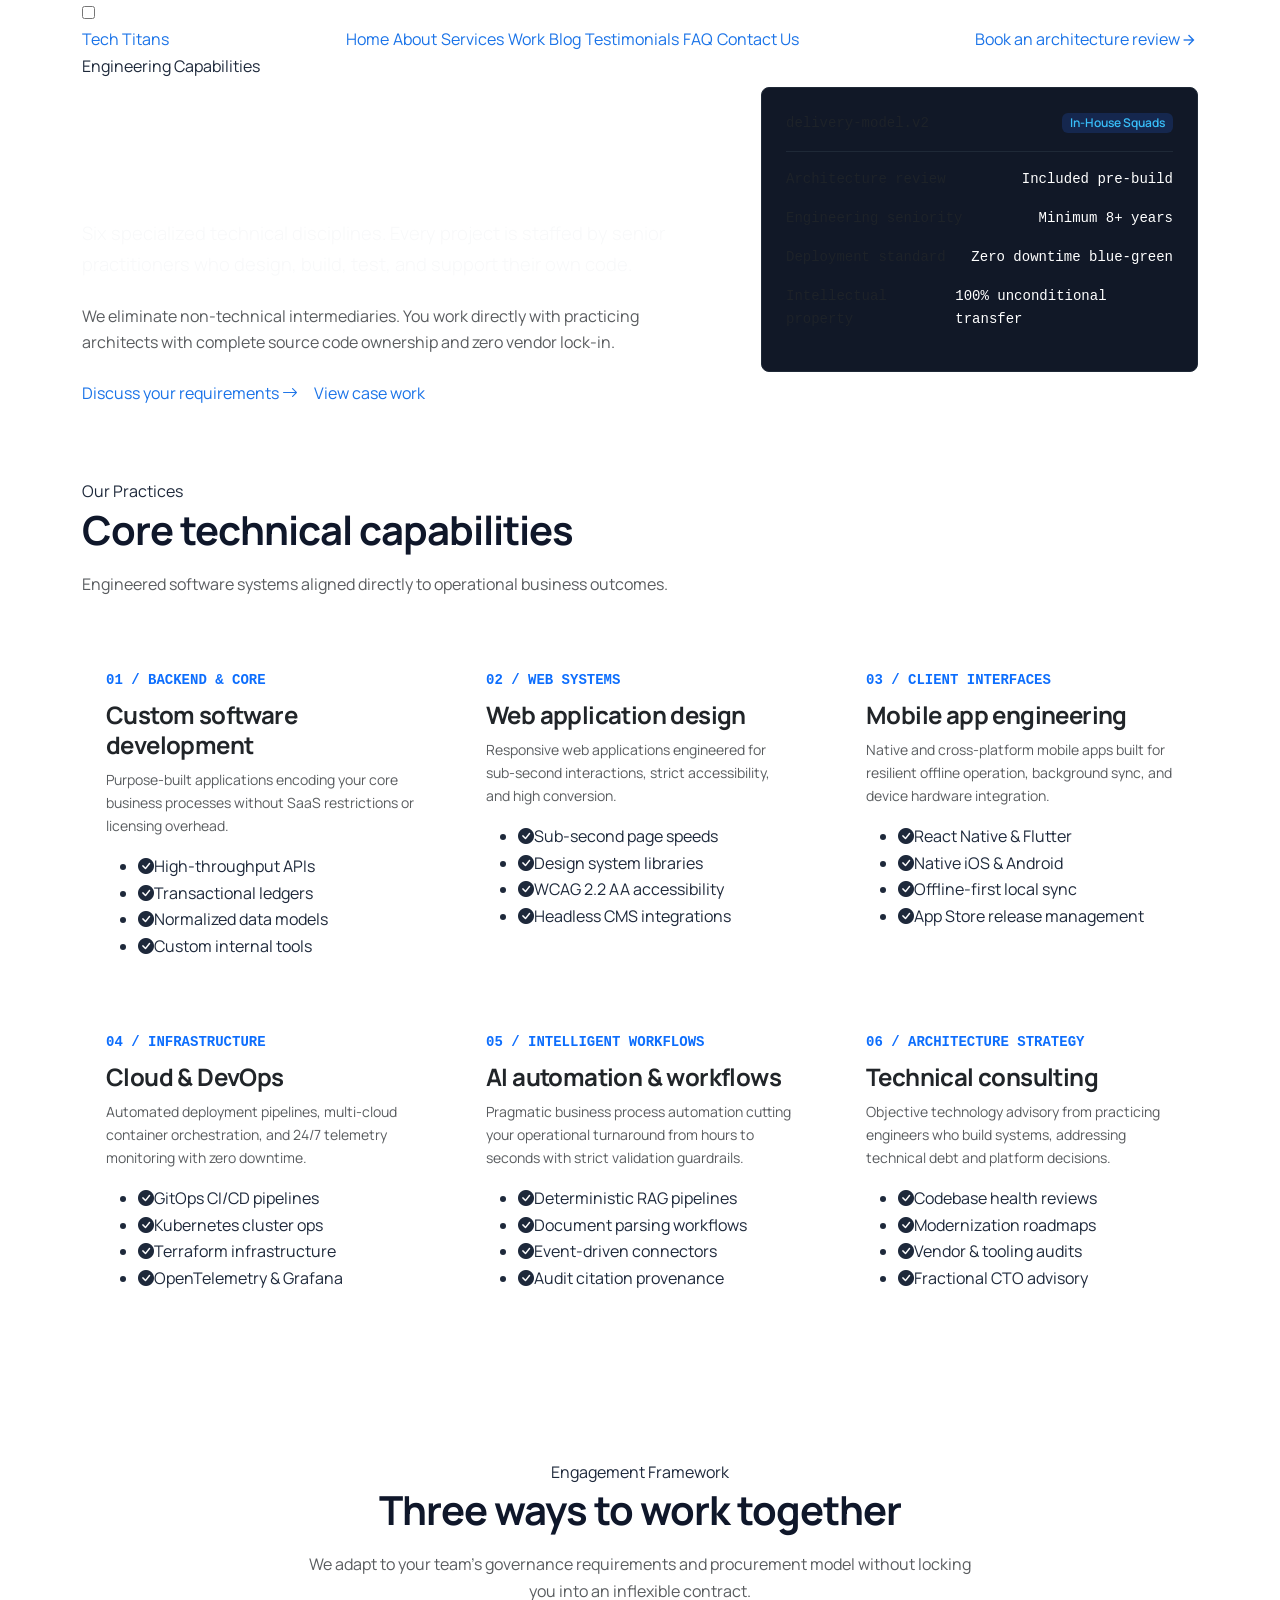
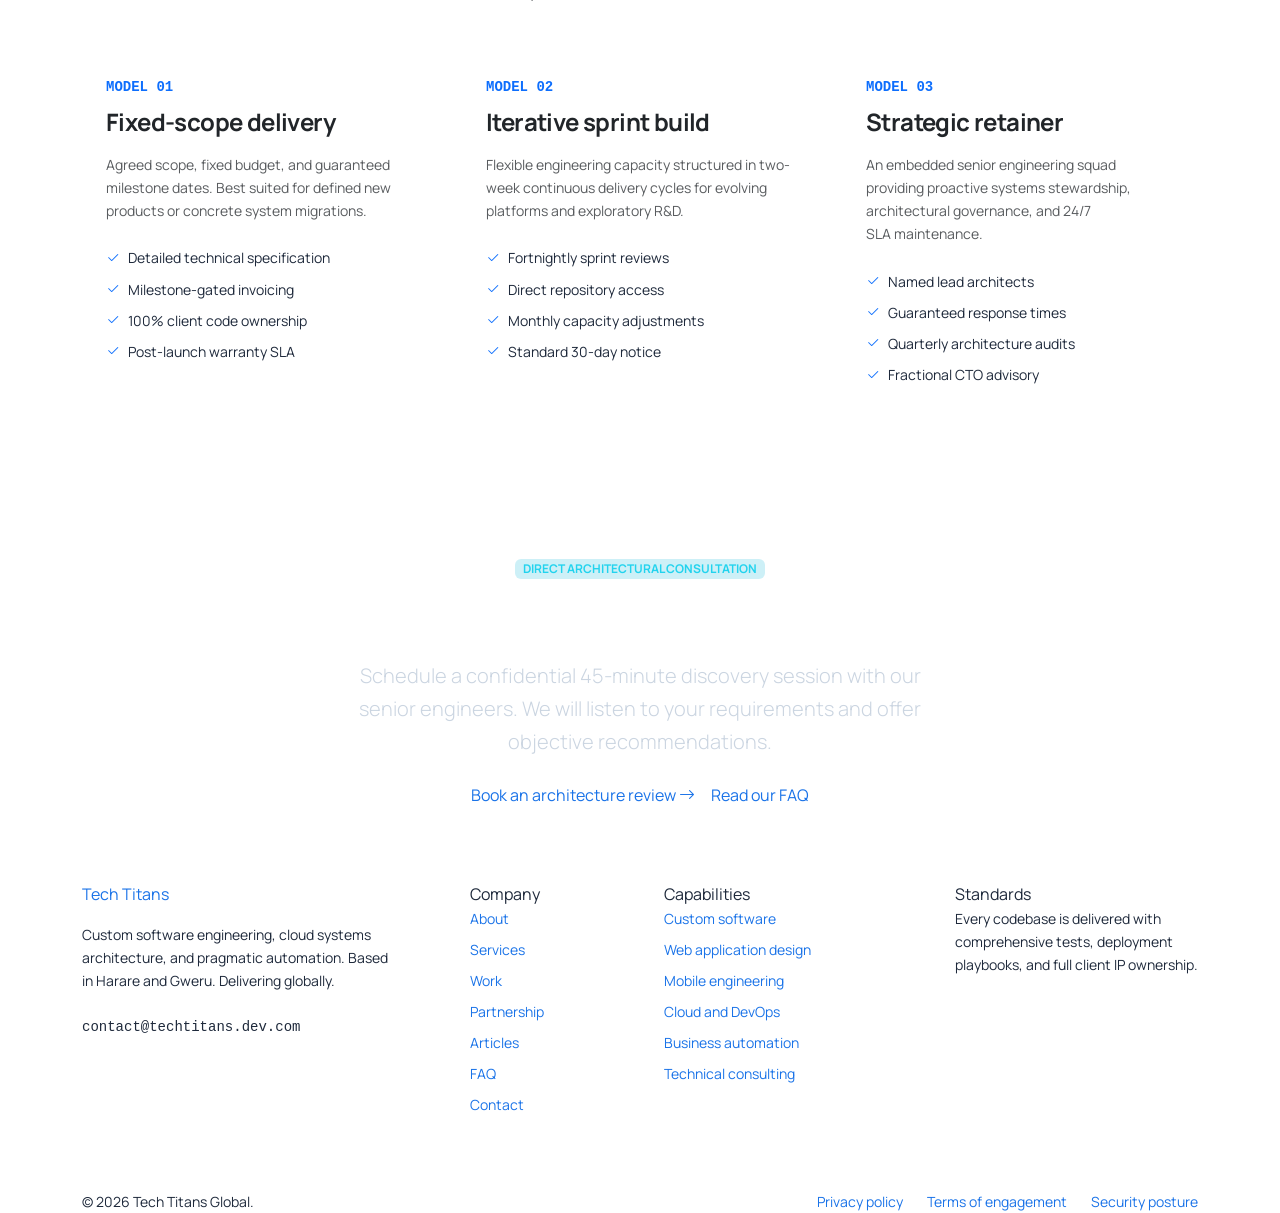
<file: services.html>
<!DOCTYPE html>
<html lang="en">
<head>
  <meta charset="UTF-8">
  <meta name="viewport" content="width=device-width, initial-scale=1.0">
  <title>Capabilities & Services | Tech Titans Global</title>

  <!-- Page-specific SEO metadata -->
  <meta name="description" content="Explore Tech Titans engineering capabilities: custom software, web platforms, mobile engineering, cloud infrastructure, AI automation, and technical architecture consulting.">
  <meta name="keywords" content="custom software, cloud infrastructure, mobile app engineering, process automation, technical consulting, enterprise systems architecture">
  <meta name="author" content="Tech Titans Global">
  <link rel="canonical" href="https://techtitans.dev.com/services.html">

  <link rel="icon" type="image/svg+xml" href="assets/icons/favicon.svg">

  <!-- Google Fonts: Manrope, Inter & Material Symbols Outlined -->
  <link rel="preconnect" href="https://fonts.googleapis.com">
  <link rel="preconnect" href="https://fonts.gstatic.com" crossorigin>
  <link href="https://fonts.googleapis.com/css2?family=Inter:wght@400;500;600;700&family=Manrope:wght@500;600;700;800&family=Material+Symbols+Outlined:opsz,wght,FILL,GRAD@24,400,0,0&display=swap" rel="stylesheet">

  <!-- Bootstrap 5.3 CSS & Icons -->
  <link href="https://cdn.jsdelivr.net/npm/bootstrap@5.3.3/dist/css/bootstrap.min.css" rel="stylesheet">
  <link rel="stylesheet" href="https://cdn.jsdelivr.net/npm/bootstrap-icons@1.11.3/font/bootstrap-icons.min.css">
  <link rel="stylesheet" href="assets/css/style.css">
</head>
<body>
  <a href="#main-content" class="skip-to-content">Skip to main content</a>

  <!-- BANNER -->
  <header role="banner" class="site-nav">
    <div class="container">
      <input type="checkbox" id="nav-toggle" class="nav-toggle-input" aria-label="Toggle navigation menu">
      <div class="d-flex align-items-center justify-content-between">
        <a href="index.html" class="brand-mark" aria-label="Tech Titans home">
          <span class="brand-square" aria-hidden="true"></span>
          <span>Tech Titans</span>
        </a>

        <nav aria-label="Primary navigation" class="d-none d-xl-flex align-items-center gap-1">
          <a href="index.html" class="nav-link-item">Home</a>
          <a href="about.html" class="nav-link-item">About</a>
          <a href="services.html" class="nav-link-item active" aria-current="page">Services</a>
          <a href="portfolio.html" class="nav-link-item">Work</a>
          <a href="blog.html" class="nav-link-item">Blog</a>
          <a href="testimonials.html" class="nav-link-item">Testimonials</a>
          <a href="faq.html" class="nav-link-item">FAQ</a>
          <a href="contact.html" class="nav-link-item">Contact Us</a>
        </nav>

        <div class="d-flex align-items-center gap-3">
          <a href="contact.html" class="action-btn action-btn-primary d-none d-sm-inline-flex">
            <span>Book an architecture review</span>
            <span class="material-symbols-outlined" style="font-size: 18px;">arrow_forward</span>
          </a>
          <label for="nav-toggle" class="nav-toggle-btn d-xl-none" aria-label="Toggle navigation menu">
            <span class="material-symbols-outlined">menu</span>
          </label>
        </div>
      </div>

      <!-- Mobile collapse menu -->
      <div class="mobile-nav-menu d-xl-none mt-3 pt-3 border-top" id="mobileNav">
        <div class="d-flex flex-column gap-1">
          <a href="index.html" class="nav-link-item">Home</a>
          <a href="about.html" class="nav-link-item">About</a>
          <a href="services.html" class="nav-link-item active" aria-current="page">Services</a>
          <a href="portfolio.html" class="nav-link-item">Work</a>
          <a href="blog.html" class="nav-link-item">Blog</a>
          <a href="testimonials.html" class="nav-link-item">Testimonials</a>
          <a href="faq.html" class="nav-link-item">FAQ</a>
          <a href="contact.html" class="nav-link-item">Contact Us</a>
          <a href="contact.html" class="action-btn action-btn-primary mt-2">
            <span>Book an architecture review</span>
          </a>
        </div>
      </div>
    </div>
  </header>

  <main id="main-content" role="main">
    <!-- HERO SECTION -->
    <section class="page-hero" aria-labelledby="services-hero-heading">
      <div class="container">
        <div class="row align-items-center g-5">
          <div class="col-lg-7">
            <span class="eyebrow">Engineering Capabilities</span>
            <h1 id="services-hero-heading" class="display-5 fw-bold text-white mb-4">
              Purpose-built systems.<br>Production-grade delivery.
            </h1>
            <p class="lead text-light mb-4" style="max-width: 38rem; font-size: 1.15rem;">
              Six specialized technical disciplines. Every project is staffed by senior practitioners who design, build, test, and support their own code.
            </p>
            <p class="text-muted mb-4" style="max-width: 36rem;">
              We eliminate non-technical intermediaries. You work directly with practicing architects with complete source code ownership and zero vendor lock-in.
            </p>
            <div class="d-flex flex-wrap gap-3">
              <a href="contact.html" class="action-btn action-btn-primary">
                <span>Discuss your requirements</span>
                <i class="bi bi-arrow-right"></i>
              </a>
              <a href="portfolio.html" class="action-btn action-btn-secondary">
                <span>View case work</span>
              </a>
            </div>
          </div>
          <div class="col-lg-5">
            <div class="p-4 border rounded-3" style="background-color: #111827; border-color: #1F2937 !important;">
              <div class="d-flex justify-content-between align-items-center pb-3 border-bottom" style="border-color: #1F2937 !important;">
                <span class="font-monospace text-muted small">delivery-model.v2</span>
                <span class="badge" style="background-color: rgba(37, 99, 235, 0.2); color: #38BDF8; font-weight: 600;">In-House Squads</span>
              </div>
              <div class="py-3 d-flex flex-column gap-3">
                <div class="d-flex justify-content-between small text-muted font-monospace">
                  <span>Architecture review</span>
                  <span class="text-white">Included pre-build</span>
                </div>
                <div class="d-flex justify-content-between small text-muted font-monospace">
                  <span>Engineering seniority</span>
                  <span class="text-white">Minimum 8+ years</span>
                </div>
                <div class="d-flex justify-content-between small text-muted font-monospace">
                  <span>Deployment standard</span>
                  <span class="text-white">Zero downtime blue-green</span>
                </div>
                <div class="d-flex justify-content-between small text-muted font-monospace">
                  <span>Intellectual property</span>
                  <span class="text-white">100% unconditional transfer</span>
                </div>
              </div>              
            </div>
          </div>
        </div>
      </div>
    </section>

    <!-- CORE CAPABILITIES GRID (LINKS REMOVED) -->
    <section class="section-canvas py-5" aria-labelledby="capabilities-heading">
      <div class="container py-4">
        <div class="mb-5" style="max-width: 44rem;">
          <span class="eyebrow">Our Practices</span>
          <h2 id="capabilities-heading" class="h1 mb-3">Core technical capabilities</h2>
          <p class="text-muted">
            Engineered software systems aligned directly to operational business outcomes.
          </p>
        </div>

        <div class="row g-4">
          <!-- 1. Custom Software -->
          <div class="col-md-6 col-lg-4" id="custom-software">
            <div class="commitment-card p-4 h-100">
              <span class="font-monospace small text-primary fw-bold mb-2 d-block">01 / BACKEND &amp; CORE</span>
              <h3 class="h4 mb-2 text-dark">Custom software development</h3>
              <p class="text-muted small mb-3">
                Purpose-built applications encoding your core business processes without SaaS restrictions or licensing overhead.
              </p>
              <ul class="capabilities-list mb-0">
                <li><i class="bi bi-check-circle-fill"></i><span>High-throughput APIs</span></li>
                <li><i class="bi bi-check-circle-fill"></i><span>Transactional ledgers</span></li>
                <li><i class="bi bi-check-circle-fill"></i><span>Normalized data models</span></li>
                <li><i class="bi bi-check-circle-fill"></i><span>Custom internal tools</span></li>
              </ul>
            </div>
          </div>

          <!-- 2. Web Development -->
          <div class="col-md-6 col-lg-4" id="web-development">
            <div class="commitment-card p-4 h-100">
              <span class="font-monospace small text-primary fw-bold mb-2 d-block">02 / WEB SYSTEMS</span>
              <h3 class="h4 mb-2 text-dark">Web application design</h3>
              <p class="text-muted small mb-3">
                Responsive web applications engineered for sub-second interactions, strict accessibility, and high conversion.
              </p>
              <ul class="capabilities-list mb-0">
                <li><i class="bi bi-check-circle-fill"></i><span>Sub-second page speeds</span></li>
                <li><i class="bi bi-check-circle-fill"></i><span>Design system libraries</span></li>
                <li><i class="bi bi-check-circle-fill"></i><span>WCAG 2.2 AA accessibility</span></li>
                <li><i class="bi bi-check-circle-fill"></i><span>Headless CMS integrations</span></li>
              </ul>
            </div>
          </div>

          <!-- 3. Mobile Engineering -->
          <div class="col-md-6 col-lg-4" id="mobile-development">
            <div class="commitment-card p-4 h-100">
              <span class="font-monospace small text-primary fw-bold mb-2 d-block">03 / CLIENT INTERFACES</span>
              <h3 class="h4 mb-2 text-dark">Mobile app engineering</h3>
              <p class="text-muted small mb-3">
                Native and cross-platform mobile apps built for resilient offline operation, background sync, and device hardware integration.
              </p>
              <ul class="capabilities-list mb-0">
                <li><i class="bi bi-check-circle-fill"></i><span>React Native &amp; Flutter</span></li>
                <li><i class="bi bi-check-circle-fill"></i><span>Native iOS &amp; Android</span></li>
                <li><i class="bi bi-check-circle-fill"></i><span>Offline-first local sync</span></li>
                <li><i class="bi bi-check-circle-fill"></i><span>App Store release management</span></li>
              </ul>
            </div>
          </div>

          <!-- 4. Cloud & DevOps -->
          <div class="col-md-6 col-lg-4" id="cloud-devops">
            <div class="commitment-card p-4 h-100">
              <span class="font-monospace small text-primary fw-bold mb-2 d-block">04 / INFRASTRUCTURE</span>
              <h3 class="h4 mb-2 text-dark">Cloud &amp; DevOps</h3>
              <p class="text-muted small mb-3">
                Automated deployment pipelines, multi-cloud container orchestration, and 24/7 telemetry monitoring with zero downtime.
              </p>
              <ul class="capabilities-list mb-0">
                <li><i class="bi bi-check-circle-fill"></i><span>GitOps CI/CD pipelines</span></li>
                <li><i class="bi bi-check-circle-fill"></i><span>Kubernetes cluster ops</span></li>
                <li><i class="bi bi-check-circle-fill"></i><span>Terraform infrastructure</span></li>
                <li><i class="bi bi-check-circle-fill"></i><span>OpenTelemetry &amp; Grafana</span></li>
              </ul>
            </div>
          </div>

          <!-- 5. AI & Automation -->
          <div class="col-md-6 col-lg-4" id="ai-automation">
            <div class="commitment-card p-4 h-100">
              <span class="font-monospace small text-primary fw-bold mb-2 d-block">05 / INTELLIGENT WORKFLOWS</span>
              <h3 class="h4 mb-2 text-dark">AI automation &amp; workflows</h3>
              <p class="text-muted small mb-3">
                Pragmatic business process automation cutting your operational turnaround from hours to seconds with strict validation guardrails.
              </p>
              <ul class="capabilities-list mb-0">
                <li><i class="bi bi-check-circle-fill"></i><span>Deterministic RAG pipelines</span></li>
                <li><i class="bi bi-check-circle-fill"></i><span>Document parsing workflows</span></li>
                <li><i class="bi bi-check-circle-fill"></i><span>Event-driven connectors</span></li>
                <li><i class="bi bi-check-circle-fill"></i><span>Audit citation provenance</span></li>
              </ul>
            </div>
          </div>

          <!-- 6. IT Consulting -->
          <div class="col-md-6 col-lg-4" id="it-consulting">
            <div class="commitment-card p-4 h-100">
              <span class="font-monospace small text-primary fw-bold mb-2 d-block">06 / ARCHITECTURE STRATEGY</span>
              <h3 class="h4 mb-2 text-dark">Technical consulting</h3>
              <p class="text-muted small mb-3">
                Objective technology advisory from practicing engineers who build systems, addressing technical debt and platform decisions.
              </p>
              <ul class="capabilities-list mb-0">
                <li><i class="bi bi-check-circle-fill"></i><span>Codebase health reviews</span></li>
                <li><i class="bi bi-check-circle-fill"></i><span>Modernization roadmaps</span></li>
                <li><i class="bi bi-check-circle-fill"></i><span>Vendor &amp; tooling audits</span></li>
                <li><i class="bi bi-check-circle-fill"></i><span>Fractional CTO advisory</span></li>
              </ul>
            </div>
          </div>
        </div>
      </div>
    </section>

    <!-- ENGAGEMENT MODELS -->
    <section class="section-striped py-5" aria-labelledby="engagement-heading">
      <div class="container py-4">
        <div class="mb-5 text-center" style="max-width: 42rem; margin: 0 auto;">
          <span class="eyebrow">Engagement Framework</span>
          <h2 id="engagement-heading" class="h1 mb-3">Three ways to work together</h2>
          <p class="text-muted">
            We adapt to your team's governance requirements and procurement model without locking you into an inflexible contract.
          </p>
        </div>

        <div class="row g-4">
          <!-- Fixed Scope -->
          <div class="col-md-4">
            <div class="commitment-card p-4 h-100">
              <span class="font-monospace small text-primary fw-bold mb-2 d-block">MODEL 01</span>
              <h3 class="h4 mb-3 text-dark">Fixed-scope delivery</h3>
              <p class="text-muted small mb-4">
                Agreed scope, fixed budget, and guaranteed milestone dates. Best suited for defined new products or concrete system migrations.
              </p>
              <ul class="list-unstyled d-flex flex-column gap-2 small text-muted mb-0">
                <li><i class="bi bi-check2 text-primary me-2 fw-bold"></i>Detailed technical specification</li>
                <li><i class="bi bi-check2 text-primary me-2 fw-bold"></i>Milestone-gated invoicing</li>
                <li><i class="bi bi-check2 text-primary me-2 fw-bold"></i>100% client code ownership</li>
                <li><i class="bi bi-check2 text-primary me-2 fw-bold"></i>Post-launch warranty SLA</li>
              </ul>
            </div>
          </div>

          <!-- Time & Materials / Sprints -->
          <div class="col-md-4">
            <div class="commitment-card p-4 h-100">
              <span class="font-monospace small text-primary fw-bold mb-2 d-block">MODEL 02</span>
              <h3 class="h4 mb-3 text-dark">Iterative sprint build</h3>
              <p class="text-muted small mb-4">
                Flexible engineering capacity structured in two-week continuous delivery cycles for evolving platforms and exploratory R&amp;D.
              </p>
              <ul class="list-unstyled d-flex flex-column gap-2 small text-muted mb-0">
                <li><i class="bi bi-check2 text-primary me-2 fw-bold"></i>Fortnightly sprint reviews</li>
                <li><i class="bi bi-check2 text-primary me-2 fw-bold"></i>Direct repository access</li>
                <li><i class="bi bi-check2 text-primary me-2 fw-bold"></i>Monthly capacity adjustments</li>
                <li><i class="bi bi-check2 text-primary me-2 fw-bold"></i>Standard 30-day notice</li>
              </ul>
            </div>
          </div>

          <!-- Retainer -->
          <div class="col-md-4">
            <div class="commitment-card p-4 h-100">
              <span class="font-monospace small text-primary fw-bold mb-2 d-block">MODEL 03</span>
              <h3 class="h4 mb-3 text-dark">Strategic retainer</h3>
              <p class="text-muted small mb-4">
                An embedded senior engineering squad providing proactive systems stewardship, architectural governance, and 24/7 SLA maintenance.
              </p>
              <ul class="list-unstyled d-flex flex-column gap-2 small text-muted mb-0">
                <li><i class="bi bi-check2 text-primary me-2 fw-bold"></i>Named lead architects</li>
                <li><i class="bi bi-check2 text-primary me-2 fw-bold"></i>Guaranteed response times</li>
                <li><i class="bi bi-check2 text-primary me-2 fw-bold"></i>Quarterly architecture audits</li>
                <li><i class="bi bi-check2 text-primary me-2 fw-bold"></i>Fractional CTO advisory</li>
              </ul>
            </div>
          </div>
        </div>
      </div>
    </section>

    <!-- CLOSING CTA -->
    <section class="section-canvas py-5" aria-labelledby="cta-heading">
      <div class="container py-4">
        <div class="cta-well text-center" style="max-width: 54rem; margin: 0 auto;">
          <span class="badge mb-3" style="background-color: rgba(6, 182, 212, 0.2) !important; color: #22D3EE !important; border-color: rgba(6, 182, 212, 0.4) !important;">
            DIRECT ARCHITECTURAL CONSULTATION
          </span>
          <h2 id="cta-heading" class="display-6 fw-bold mb-3 text-white">Not sure which engagement model fits?</h2>
          <p class="lead mb-4 mx-auto" style="max-width: 42rem; color: #CBD5E1;">
            Schedule a confidential 45-minute discovery session with our senior engineers. We will listen to your requirements and offer objective recommendations.
          </p>
          <div class="d-flex flex-wrap justify-content-center gap-3">
            <a href="contact.html" class="action-btn action-btn-primary">
              <span>Book an architecture review</span>
              <i class="bi bi-arrow-right"></i>
            </a>
            <a href="faq.html" class="action-btn action-btn-secondary">
              <span>Read our FAQ</span>
            </a>
          </div>
        </div>
      </div>
    </section>
  </main>

  <!-- FOOTER -->
  <footer role="contentinfo" class="site-footer">
    <div class="container">
      <div class="row g-5 mb-5">
        <div class="col-lg-4">
          <a href="index.html" class="brand-mark mb-3 d-inline-flex" aria-label="Tech Titans home">
            <span class="brand-square" aria-hidden="true"></span>
            <span>Tech Titans</span>
          </a>
          <p class="small pe-lg-4 mb-4">
            Custom software engineering, cloud systems architecture, and pragmatic automation. Based in Harare and Gweru. Delivering globally.
          </p>
          <p class="font-monospace small mb-0">contact@techtitans.dev.com</p>
        </div>
        <div class="col-6 col-md-3 col-lg-2">
          <div class="footer-col-title">Company</div>
          <ul class="list-unstyled mb-0 d-flex flex-column gap-2 small">
            <li><a href="about.html">About</a></li>
            <li><a href="services.html">Services</a></li>
            <li><a href="portfolio.html">Work</a></li>
            <li><a href="testimonials.html">Partnership</a></li>
            <li><a href="blog.html">Articles</a></li>
            <li><a href="faq.html">FAQ</a></li>
            <li><a href="contact.html">Contact</a></li>
          </ul>
        </div>
        <div class="col-6 col-md-3 col-lg-3">
          <div class="footer-col-title">Capabilities</div>
          <ul class="list-unstyled mb-0 d-flex flex-column gap-2 small">
            <li><a href="services.html#custom-software">Custom software</a></li>
            <li><a href="services.html#web-development">Web application design</a></li>
            <li><a href="services.html#mobile-development">Mobile engineering</a></li>
            <li><a href="services.html#cloud-devops">Cloud and DevOps</a></li>
            <li><a href="services.html#ai-automation">Business automation</a></li>
            <li><a href="services.html#it-consulting">Technical consulting</a></li>
          </ul>
        </div>
        <div class="col-md-6 col-lg-3">
          <div class="footer-col-title">Standards</div>
          <p class="small mb-0">
            Every codebase is delivered with comprehensive tests, deployment playbooks, and full client IP ownership.
          </p>
        </div>
      </div>
      <div class="pt-4 border-top d-flex flex-column flex-sm-row justify-content-between align-items-center gap-3 small" style="border-color: rgba(255, 255, 255, 0.1) !important;">
        <div>&copy; 2026 Tech Titans Global.</div>
        <div class="d-flex gap-4">
          <a href="#">Privacy policy</a>
          <a href="#">Terms of engagement</a>
          <a href="#">Security posture</a>
        </div>
      </div>
    </div>
  </footer>
</body>
</html>
</file>
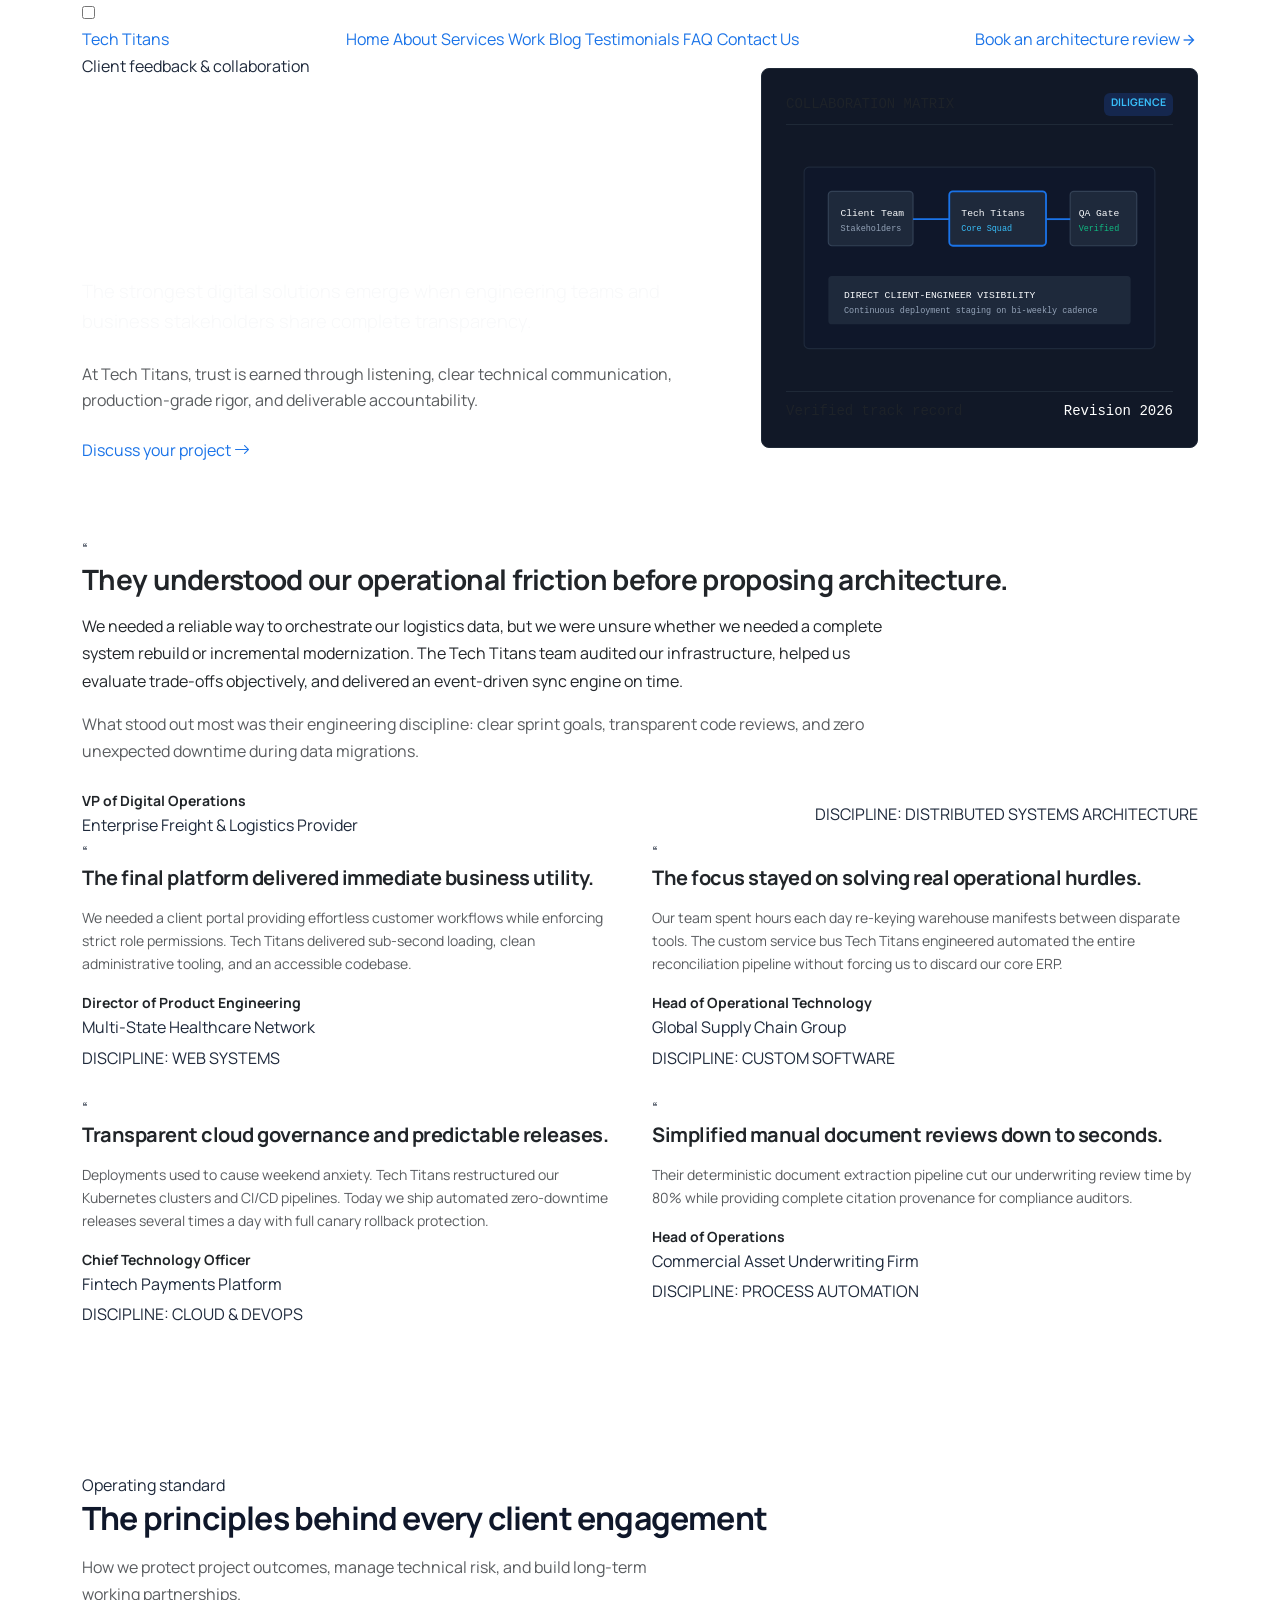
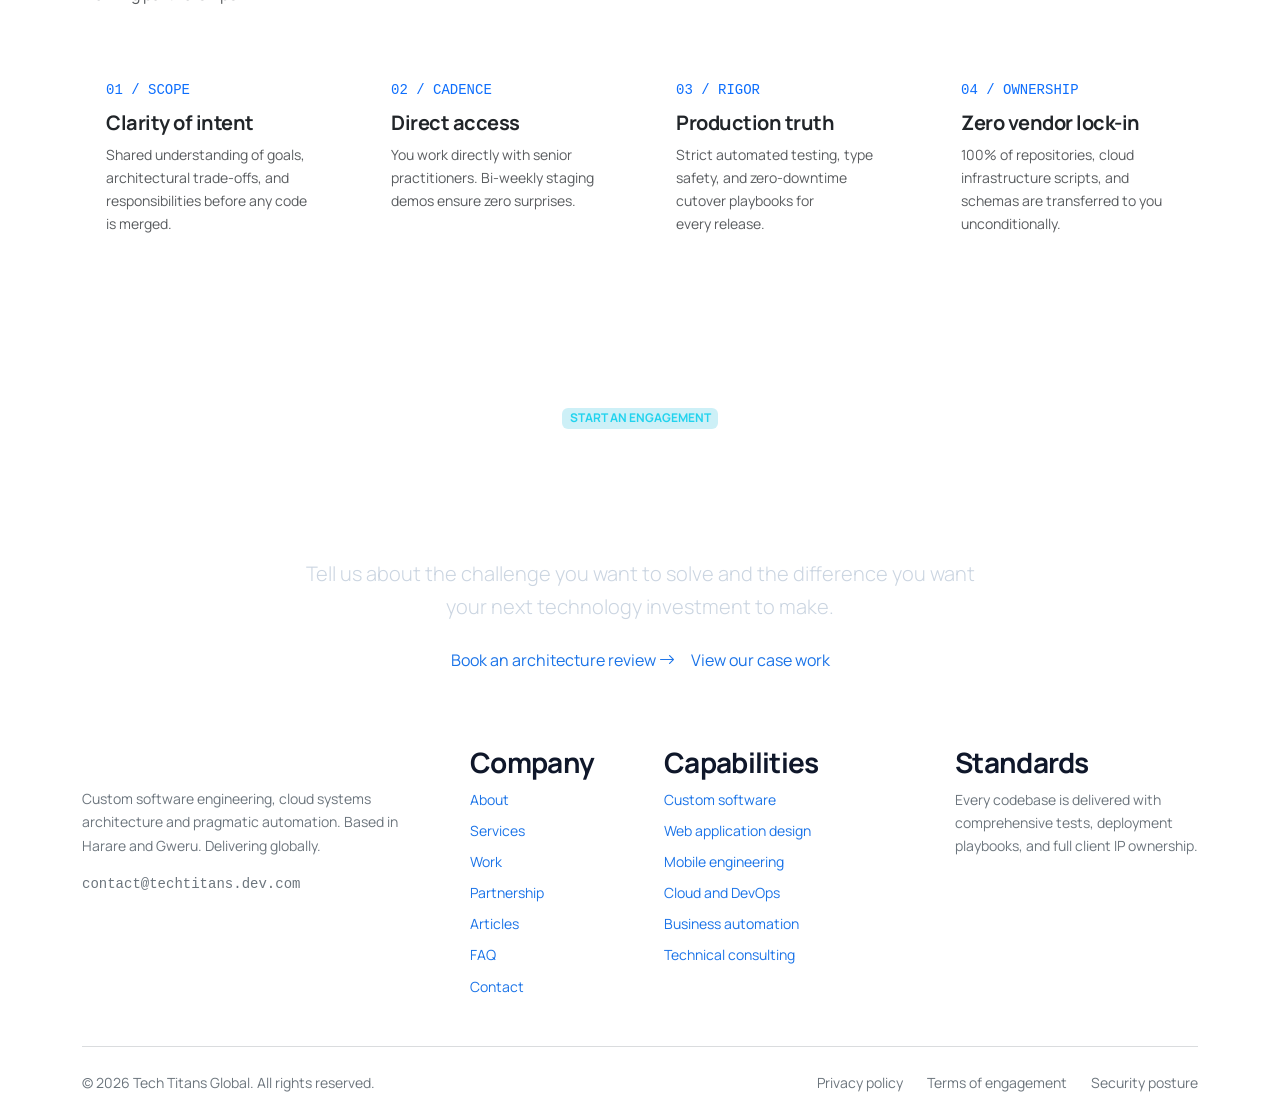
<file: testimonials.html>
<!DOCTYPE html>
<html lang="en">
<head>
  <meta charset="UTF-8">
  <meta name="viewport" content="width=device-width, initial-scale=1.0">
  <title>Partnership &amp; Feedback | Tech Titans Global</title>
  
  <meta name="description" content="Read how Tech Titans collaborates with organizations. Explore client partnership principles and feedback demonstrations across custom software, web, and cloud.">
  <link rel="icon" type="image/svg+xml" href="assets/icons/favicon.svg">

  <link rel="preconnect" href="https://fonts.googleapis.com">
  <link rel="preconnect" href="https://fonts.gstatic.com" crossorigin>
  <link href="https://fonts.googleapis.com/css2?family=Inter:wght@400;500;600;700&family=Manrope:wght@500;600;700;800&family=Material+Symbols+Outlined:opsz,wght,FILL,GRAD@24,400,0,0&display=swap" rel="stylesheet">

  <link href="https://cdn.jsdelivr.net/npm/bootstrap@5.3.3/dist/css/bootstrap.min.css" rel="stylesheet">
  <link rel="stylesheet" href="https://cdn.jsdelivr.net/npm/bootstrap-icons@1.11.3/font/bootstrap-icons.min.css">
  <link rel="stylesheet" href="assets/css/style.css">
</head>
<body>
  <a href="#main-content" class="skip-to-content">Skip to main content</a>

  <header role="banner" class="site-nav">
    <div class="container">
      <input type="checkbox" id="nav-toggle" class="nav-toggle-input" aria-label="Toggle navigation menu">
      <div class="d-flex align-items-center justify-content-between">
        <a href="index.html" class="brand-mark" aria-label="Tech Titans home">
          <span class="brand-square" aria-hidden="true"></span>
          <span>Tech Titans</span>
        </a>

        <nav aria-label="Primary navigation" class="d-none d-xl-flex align-items-center gap-1">
          <a href="index.html" class="nav-link-item">Home</a>
          <a href="about.html" class="nav-link-item">About</a>
          <a href="services.html" class="nav-link-item">Services</a>
          <a href="portfolio.html" class="nav-link-item">Work</a>
          <a href="blog.html" class="nav-link-item">Blog</a>
          <a href="testimonials.html" class="nav-link-item active" aria-current="page">Testimonials</a>
          <a href="faq.html" class="nav-link-item">FAQ</a>
          <a href="contact.html" class="nav-link-item">Contact Us</a>
        </nav>

        <div class="d-flex align-items-center gap-3">
          <a href="contact.html" class="action-btn action-btn-primary d-none d-sm-inline-flex">
            <span>Book an architecture review</span>
            <span class="material-symbols-outlined" style="font-size: 18px;">arrow_forward</span>
          </a>
          <label for="nav-toggle" class="nav-toggle-btn d-xl-none" aria-label="Toggle navigation menu">
            <span class="material-symbols-outlined">menu</span>
          </label>
        </div>
      </div>

      <div class="mobile-nav-menu d-xl-none mt-3 pt-3 border-top" id="mobileNav">
        <div class="d-flex flex-column gap-1">
          <a href="index.html" class="nav-link-item">Home</a>
          <a href="about.html" class="nav-link-item">About</a>
          <a href="services.html" class="nav-link-item">Services</a>
          <a href="portfolio.html" class="nav-link-item">Work</a>
          <a href="blog.html" class="nav-link-item">Blog</a>
          <a href="testimonials.html" class="nav-link-item active" aria-current="page">Testimonials</a>
          <a href="faq.html" class="nav-link-item">FAQ</a>
          <a href="contact.html" class="nav-link-item">Contact Us</a>
          <a href="contact.html" class="action-btn action-btn-primary mt-2">
            <span>Book an architecture review</span>
          </a>
        </div>
      </div>
    </div>
  </header>

  <main id="main-content" role="main">
    <section class="page-hero" aria-labelledby="testimonials-hero-heading">
      <div class="container">
        <div class="row align-items-center g-5">
          <div class="col-lg-7">
            <span class="eyebrow">Client feedback &amp; collaboration</span>
            <h1 id="testimonials-hero-heading" class="display-5 fw-bold text-white mb-4">
              Dependable software is built on honest partnerships.
            </h1>
            <p class="lead text-light mb-4" style="max-width: 40rem; font-size: 1.15rem;">
              The strongest digital solutions emerge when engineering teams and business stakeholders share complete transparency.
            </p>
            <p class="text-muted mb-4" style="max-width: 38rem;">
              At Tech Titans, trust is earned through listening, clear technical communication, production-grade rigor, and deliverable accountability.
            </p>
            <div>
              <a href="contact.html" class="action-btn action-btn-primary">
                <span>Discuss your project</span>
                <i class="bi bi-arrow-right"></i>
              </a>
            </div>
          </div>
          <div class="col-lg-5">
            <div class="p-4 border rounded-3" style="background-color: #111827; border-color: #1F2937 !important;">
              <div class="d-flex justify-content-between text-muted small pb-2 border-bottom" style="border-color: #1F2937 !important;">
                <span class="font-monospace">COLLABORATION MATRIX</span>
                <span class="badge" style="background-color: rgba(37, 99, 235, 0.2); color: #38BDF8;">DILIGENCE</span>
              </div>
              <div class="py-4 text-center">
                <svg viewBox="0 0 320 180" class="w-100 h-auto" role="img" aria-label="Stakeholder collaboration architecture">
                  <rect x="15" y="15" width="290" height="150" rx="4" fill="#0F172A" stroke="#1E293B"/>
                  <rect x="35" y="35" width="70" height="45" rx="3" fill="#1E293B" stroke="#334155"/>
                  <text x="45" y="55" fill="#F8FAFC" font-size="8" font-family="'Geist Mono', monospace">Client Team</text>
                  <text x="45" y="68" fill="#94A3B8" font-size="7" font-family="'Geist Mono', monospace">Stakeholders</text>

                  <rect x="135" y="35" width="80" height="45" rx="3" fill="#1E293B" stroke="#1A73E8" stroke-width="1.5"/>
                  <text x="145" y="55" fill="#F8FAFC" font-size="8" font-family="'Geist Mono', monospace">Tech Titans</text>
                  <text x="145" y="68" fill="#38BDF8" font-size="7" font-family="'Geist Mono', monospace">Core Squad</text>

                  <rect x="235" y="35" width="55" height="45" rx="3" fill="#1E293B" stroke="#334155"/>
                  <text x="242" y="55" fill="#F8FAFC" font-size="8" font-family="'Geist Mono', monospace">QA Gate</text>
                  <text x="242" y="68" fill="#10B981" font-size="7" font-family="'Geist Mono', monospace">Verified</text>

                  <line x1="105" y1="58" x2="135" y2="58" stroke="#1A73E8" stroke-width="1.5"/>
                  <line x1="215" y1="58" x2="235" y2="58" stroke="#1A73E8" stroke-width="1.5"/>

                  <rect x="35" y="105" width="250" height="40" rx="3" fill="#1E293B"/>
                  <text x="48" y="123" fill="#F8FAFC" font-size="8" font-family="'Geist Mono', monospace">DIRECT CLIENT-ENGINEER VISIBILITY</text>
                  <text x="48" y="136" fill="#94A3B8" font-size="7" font-family="'Geist Mono', monospace">Continuous deployment staging on bi-weekly cadence</text>
                </svg>
              </div>
              <div class="pt-2 text-muted small font-monospace d-flex justify-content-between border-top" style="border-color: #1F2937 !important;">
                <span>Verified track record</span>
                <span class="text-white">Revision 2026</span>
              </div>
            </div>
          </div>
        </div>
      </div>
    </section>

    <!-- TESTIMONIALS -->
    <section class="py-5 section-canvas" aria-labelledby="feedback-heading">
      <div class="container py-4">
        <h2 id="feedback-heading" class="visually-hidden">Client partnership feedback</h2>

        <article class="featured-testimonial-card">
          <span class="quote-mark-icon" aria-hidden="true">&ldquo;</span>
          <blockquote class="mb-4">
            <h3 class="h3 text-dark mb-3">
              They understood our operational friction before proposing architecture.
            </h3>
            <p class="text-body fs-6 mb-3" style="max-width: 52rem; line-height: 1.7;">
              We needed a reliable way to orchestrate our logistics data, but we were unsure whether we needed a complete system rebuild or incremental modernization. The Tech Titans team audited our infrastructure, helped us evaluate trade-offs objectively, and delivered an event-driven sync engine on time.
            </p>
            <p class="text-muted mb-0" style="max-width: 52rem; line-height: 1.7;">
              What stood out most was their engineering discipline: clear sprint goals, transparent code reviews, and zero unexpected downtime during data migrations.
            </p>
          </blockquote>
          <div class="attribution-block">
            <div class="d-flex flex-column flex-sm-row justify-content-between align-items-sm-center gap-2">
              <div>
                <span class="text-dark fw-bold small d-block">VP of Digital Operations</span>
                <span class="attribution-role">Enterprise Freight &amp; Logistics Provider</span>
              </div>
              <span class="attribution-domain">DISCIPLINE: DISTRIBUTED SYSTEMS ARCHITECTURE</span>
            </div>
          </div>
        </article>

        <div class="row g-4">
          <div class="col-lg-6">
            <article class="feedback-card">
              <div>
                <span class="quote-mark-icon" aria-hidden="true">&ldquo;</span>
                <blockquote>
                  <h3 class="h5 text-dark mb-3">The final platform delivered immediate business utility.</h3>
                  <p class="text-muted small mb-0">
                    We needed a client portal providing effortless customer workflows while enforcing strict role permissions. Tech Titans delivered sub-second loading, clean administrative tooling, and an accessible codebase.
                  </p>
                </blockquote>
              </div>
              <div class="attribution-block">
                <span class="text-dark fw-bold small d-block">Director of Product Engineering</span>
                <span class="attribution-role">Multi-State Healthcare Network</span>
                <span class="attribution-domain d-block mt-1">DISCIPLINE: WEB SYSTEMS</span>
              </div>
            </article>
          </div>

          <div class="col-lg-6">
            <article class="feedback-card">
              <div>
                <span class="quote-mark-icon" aria-hidden="true">&ldquo;</span>
                <blockquote>
                  <h3 class="h5 text-dark mb-3">The focus stayed on solving real operational hurdles.</h3>
                  <p class="text-muted small mb-0">
                    Our team spent hours each day re-keying warehouse manifests between disparate tools. The custom service bus Tech Titans engineered automated the entire reconciliation pipeline without forcing us to discard our core ERP.
                  </p>
                </blockquote>
              </div>
              <div class="attribution-block">
                <span class="text-dark fw-bold small d-block">Head of Operational Technology</span>
                <span class="attribution-role">Global Supply Chain Group</span>
                <span class="attribution-domain d-block mt-1">DISCIPLINE: CUSTOM SOFTWARE</span>
              </div>
            </article>
          </div>

          <div class="col-lg-6">
            <article class="feedback-card">
              <div>
                <span class="quote-mark-icon" aria-hidden="true">&ldquo;</span>
                <blockquote>
                  <h3 class="h5 text-dark mb-3">Transparent cloud governance and predictable releases.</h3>
                  <p class="text-muted small mb-0">
                    Deployments used to cause weekend anxiety. Tech Titans restructured our Kubernetes clusters and CI/CD pipelines. Today we ship automated zero-downtime releases several times a day with full canary rollback protection.
                  </p>
                </blockquote>
              </div>
              <div class="attribution-block">
                <span class="text-dark fw-bold small d-block">Chief Technology Officer</span>
                <span class="attribution-role">Fintech Payments Platform</span>
                <span class="attribution-domain d-block mt-1">DISCIPLINE: CLOUD &amp; DEVOPS</span>
              </div>
            </article>
          </div>

          <div class="col-lg-6">
            <article class="feedback-card">
              <div>
                <span class="quote-mark-icon" aria-hidden="true">&ldquo;</span>
                <blockquote>
                  <h3 class="h5 text-dark mb-3">Simplified manual document reviews down to seconds.</h3>
                  <p class="text-muted small mb-0">
                    Their deterministic document extraction pipeline cut our underwriting review time by 80% while providing complete citation provenance for compliance auditors.
                  </p>
                </blockquote>
              </div>
              <div class="attribution-block">
                <span class="text-dark fw-bold small d-block">Head of Operations</span>
                <span class="attribution-role">Commercial Asset Underwriting Firm</span>
                <span class="attribution-domain d-block mt-1">DISCIPLINE: PROCESS AUTOMATION</span>
              </div>
            </article>
          </div>
        </div>
      </div>
    </section>

    <section class="py-5 section-striped" aria-labelledby="principles-heading">
      <div class="container py-4">
        <div class="mb-5" style="max-width: 44rem;">
          <span class="eyebrow">Operating standard</span>
          <h2 id="principles-heading" class="h2 mb-3">
            The principles behind every client engagement
          </h2>
          <p class="text-muted">
            How we protect project outcomes, manage technical risk, and build long-term working partnerships.
          </p>
        </div>

        <div class="row g-4">
          <div class="col-md-6 col-lg-3">
            <div class="principle-item p-4 h-100">
              <span class="font-monospace small text-primary d-block mb-2">01 / SCOPE</span>
              <h3 class="h5 mb-2 text-dark">Clarity of intent</h3>
              <p class="small text-muted mb-0">
                Shared understanding of goals, architectural trade-offs, and responsibilities before any code is merged.
              </p>
            </div>
          </div>
          <div class="col-md-6 col-lg-3">
            <div class="principle-item p-4 h-100">
              <span class="font-monospace small text-primary d-block mb-2">02 / CADENCE</span>
              <h3 class="h5 mb-2 text-dark">Direct access</h3>
              <p class="small text-muted mb-0">
                You work directly with senior practitioners. Bi-weekly staging demos ensure zero surprises.
              </p>
            </div>
          </div>
          <div class="col-md-6 col-lg-3">
            <div class="principle-item p-4 h-100">
              <span class="font-monospace small text-primary d-block mb-2">03 / RIGOR</span>
              <h3 class="h5 mb-2 text-dark">Production truth</h3>
              <p class="small text-muted mb-0">
                Strict automated testing, type safety, and zero-downtime cutover playbooks for every release.
              </p>
            </div>
          </div>
          <div class="col-md-6 col-lg-3">
            <div class="principle-item p-4 h-100">
              <span class="font-monospace small text-primary d-block mb-2">04 / OWNERSHIP</span>
              <h3 class="h5 mb-2 text-dark">Zero vendor lock-in</h3>
              <p class="small text-muted mb-0">
                100% of repositories, cloud infrastructure scripts, and schemas are transferred to you unconditionally.
              </p>
            </div>
          </div>
        </div>
      </div>
    </section>

    <section class="py-5 section-canvas" aria-labelledby="cta-heading">
      <div class="container py-4">
        <div class="cta-well text-center" style="max-width: 54rem; margin: 0 auto;">
          <span class="badge mb-3" style="background-color: rgba(6, 182, 212, 0.2) !important; color: #22D3EE !important; border-color: rgba(6, 182, 212, 0.4) !important;">
            START AN ENGAGEMENT
          </span>
          <h2 id="cta-heading" class="display-6 fw-bold mb-3 text-white">Partner with our engineering team on your next milestone</h2>
          <p class="lead mb-4 mx-auto" style="max-width: 42rem; color: #CBD5E1;">
            Tell us about the challenge you want to solve and the difference you want your next technology investment to make.
          </p>
          <div class="d-flex flex-wrap justify-content-center gap-3">
            <a href="contact.html" class="action-btn action-btn-primary">
              <span>Book an architecture review</span>
              <i class="bi bi-arrow-right"></i>
            </a>
            <a href="portfolio.html" class="action-btn action-btn-secondary">
              <span>View our case work</span>
            </a>
          </div>
        </div>
      </div>
    </section>
  </main>

  <footer role="contentinfo" class="site-footer">
    <div class="container">
      <div class="row g-4 g-lg-5 mb-5">
        <div class="col-lg-4">
          <a href="index.html" class="brand-mark mb-3 d-inline-flex" aria-label="Tech Titans home">
            <span class="brand-square" aria-hidden="true"></span>
            <span class="text-white">Tech Titans</span>
          </a>
          <p class="text-secondary small pe-lg-4 mb-3">
            Custom software engineering, cloud systems architecture and pragmatic automation. Based in Harare and Gweru. Delivering globally.
          </p>
          <div class="font-monospace small">
            <a href="mailto:contact@techtitans.dev.com" class="text-secondary text-decoration-none">
              contact@techtitans.dev.com
            </a>
          </div>
        </div>

        <div class="col-6 col-md-3 col-lg-2">
          <h3 class="footer-col-title">Company</h3>
          <ul class="list-unstyled mb-0 d-flex flex-column gap-2 small">
            <li><a href="about.html">About</a></li>
            <li><a href="services.html">Services</a></li>
            <li><a href="portfolio.html">Work</a></li>
            <li><a href="testimonials.html">Partnership</a></li>
            <li><a href="blog.html">Articles</a></li>
            <li><a href="faq.html">FAQ</a></li>
            <li><a href="contact.html">Contact</a></li>
          </ul>
        </div>

        <div class="col-6 col-md-3 col-lg-3">
          <h3 class="footer-col-title">Capabilities</h3>
          <ul class="list-unstyled mb-0 d-flex flex-column gap-2 small">
            <li><a href="services.html#custom-software">Custom software</a></li>
            <li><a href="services.html#web-development">Web application design</a></li>
            <li><a href="services.html#mobile-development">Mobile engineering</a></li>
            <li><a href="services.html#cloud-devops">Cloud and DevOps</a></li>
            <li><a href="services.html#ai-automation">Business automation</a></li>
            <li><a href="services.html#it-consulting">Technical consulting</a></li>
          </ul>
        </div>

        <div class="col-md-6 col-lg-3">
          <h3 class="footer-col-title">Standards</h3>
          <p class="small text-secondary mb-0">
            Every codebase is delivered with comprehensive tests, deployment playbooks, and full client IP ownership.
          </p>
        </div>
      </div>

      <div class="pt-4 border-top border-secondary border-opacity-25 d-flex flex-column flex-sm-row justify-content-between align-items-center gap-3 small text-secondary">
        <div>
          &copy; 2026 Tech Titans Global. All rights reserved.
        </div>
        <div class="d-flex gap-4">
          <a href="#" class="text-secondary text-decoration-none">Privacy policy</a>
          <a href="#" class="text-secondary text-decoration-none">Terms of engagement</a>
          <a href="#" class="text-secondary text-decoration-none">Security posture</a>
        </div>
      </div>
    </div>
  </footer>
</body>
</html>
</file>
<file: assets/css/style.css>
/* ==========================================================================
   TECH TITANS — ENTERPRISE STYLESHEET
   Design System: Microsoft Simplicity & Alphabet Technical Rigor
   High Contrast (WCAG AAA) • Pure HTML5 + Bootstrap 5.3 CSS + Custom CSS
   Google Fonts Icons (Material Symbols Outlined) • Zero JavaScript
   ========================================================================== */

:root {
  /* ==========================================================================
     BRAND COLOR PALETTE (Microsoft Simplicity + Alphabet Silicon Valley Blue)
     High contrast, crystalline legibility, zero ambiguity.
     ========================================================================== */
  --tt-navy-primary: #0F172A;
  --tt-navy-secondary: #1E293B;
  --tt-navy-dark: #0B0F19;

  /* Enterprise Blue (Microsoft / Silicon Valley Flagship Accent) */
  --tt-blue-electric: #1A73E8;
  --tt-blue-hover: #1557B0;
  --tt-blue-active: #0D47A1;
  --tt-blue-light: #EFF6FF;
  --tt-blue-border: #BFDBFE;

  /* Secondary Accents */
  --tt-cyan-accent: #06B6D4;
  --tt-cyan-dark: #0891B2;
  --tt-emerald: #10B981;
  --tt-amber: #D97706;
  --tt-red: #DC2626;

  /* Surface Hierarchy */
  --surface-canvas: #FFFFFF;
  --surface-striped: #F8FAFC; /* Uniform alternating section tone */
  --surface-card: #FFFFFF;
  --surface-subtle: #F1F5F9;
  --surface-panel: #FFFFFF;
  --surface-hero: #0B0F19;    /* Executive anchor hero */
  --surface-footer: #0B0F19;  /* Grounded anchor footer */
  --surface-nav: #FFFFFF;     /* Microsoft clean white navigation */

  /* High-Contrast Text Palette (WCAG AAA Exceeded) */
  --text-bright: #0F172A;     /* Obsidian headings (16.2:1 against white) */
  --text-body: #1E293B;       /* Slate 800 body copy (13.5:1 against white) */
  --text-muted: #475569;      /* Slate 600 secondary (5.8:1 against white) */
  --text-subtle: #64748B;     /* Slate 500 tertiary */
  --text-on-dark: #FFFFFF;    /* 17.5:1 against #0B0F19 */
  --text-on-dark-lead: #F8FAFC;
  --text-on-dark-body: #E2E8F0;
  --text-on-dark-muted: #CBD5E1;

  /* Borders */
  --border-quiet: #E2E8F0;    /* Razor-sharp 1px dividers */
  --border-strong: #CBD5E1;
  --border-accent: #1A73E8;
  --border-dark: #1E293B;
  --border-nav: #E5E7EB;

  /* Primary Accent Mapping */
  --accent: #1A73E8;
  --accent-hover: #1557B0;
  --accent-tint: #EFF6FF;
  --accent-border: #BFDBFE;

  /* Typography */
  --font-main: 'Manrope', 'Inter', -apple-system, BlinkMacSystemFont, 'Segoe UI', Roboto, sans-serif;
  --font-code: 'Geist Mono', monospace;

  /* Elevations & Concentric Radii */
  --radius-outer: 12px;
  --radius-mid: 8px;
  --radius-inner: 6px;
  --radius-pill: 9999px;

  --shadow-flat: 0 1px 2px rgba(15, 23, 42, 0.05);
  --shadow-card: 0 1px 3px rgba(15, 23, 42, 0.08), 0 1px 2px rgba(15, 23, 42, 0.04);
  --shadow-raised: 0 4px 14px rgba(15, 23, 42, 0.08), 0 2px 4px rgba(15, 23, 42, 0.04);
  --shadow-hover: 0 12px 28px -4px rgba(15, 23, 42, 0.12), 0 6px 12px -2px rgba(15, 23, 42, 0.06);

  /* Transitions */
  --transition-fast: 0.15s ease-in-out;
  --transition-base: 0.25s ease-in-out;
}

/* Base Resets */
*, *::before, *::after {
  box-sizing: border-box;
}

html {
  scroll-behavior: smooth;
  scroll-padding-top: 80px;
}

body {
  font-family: var(--font-main);
  background-color: var(--surface-canvas);
  color: var(--text-body);
  line-height: 1.65;
  font-size: 1rem;
  overflow-x: hidden;
  -webkit-font-smoothing: antialiased;
  -moz-osx-font-smoothing: grayscale;
  margin: 0;
  position: relative;
}

/* Headings */
h1, h2, h3, h4, h5, h6,
.h1, .h2, .h3, .h4, .h5, .h6 {
  font-family: var(--font-main);
  color: var(--text-bright);
  font-weight: 700;
  line-height: 1.25;
  letter-spacing: -0.025em;
  text-wrap: balance;
}

p, li, blockquote {
  color: var(--text-body);
  text-wrap: pretty;
}

a {
  color: var(--accent);
  text-decoration: none;
  transition: color var(--transition-fast);
}

a:hover {
  color: var(--accent-hover);
}

:focus-visible {
  outline: 2px solid var(--accent);
  outline-offset: 3px;
}

.texture-overlay {
  display: none !important;
}

/* Google Fonts Icons: Material Symbols Outlined */
.material-symbols-outlined {
  font-family: 'Material Symbols Outlined';
  font-weight: normal;
  font-style: normal;
  font-size: 20px;
  line-height: 1;
  letter-spacing: normal;
  text-transform: none;
  display: inline-flex;
  align-items: center;
  justify-content: center;
  vertical-align: middle;
  -webkit-font-smoothing: antialiased;
}

/* Screen reader skip link */
.skip-to-content {
  position: absolute;
  top: -60px;
  left: 1rem;
  background: var(--accent);
  color: #FFFFFF;
  padding: 0.5rem 1rem;
  z-index: 1040;
  border-radius: var(--radius-inner);
  transition: top var(--transition-fast);
  font-weight: 600;
  font-size: 0.875rem;
}

.skip-to-content:focus {
  top: 1rem;
  outline: 2px solid #FFFFFF;
}
</file>
